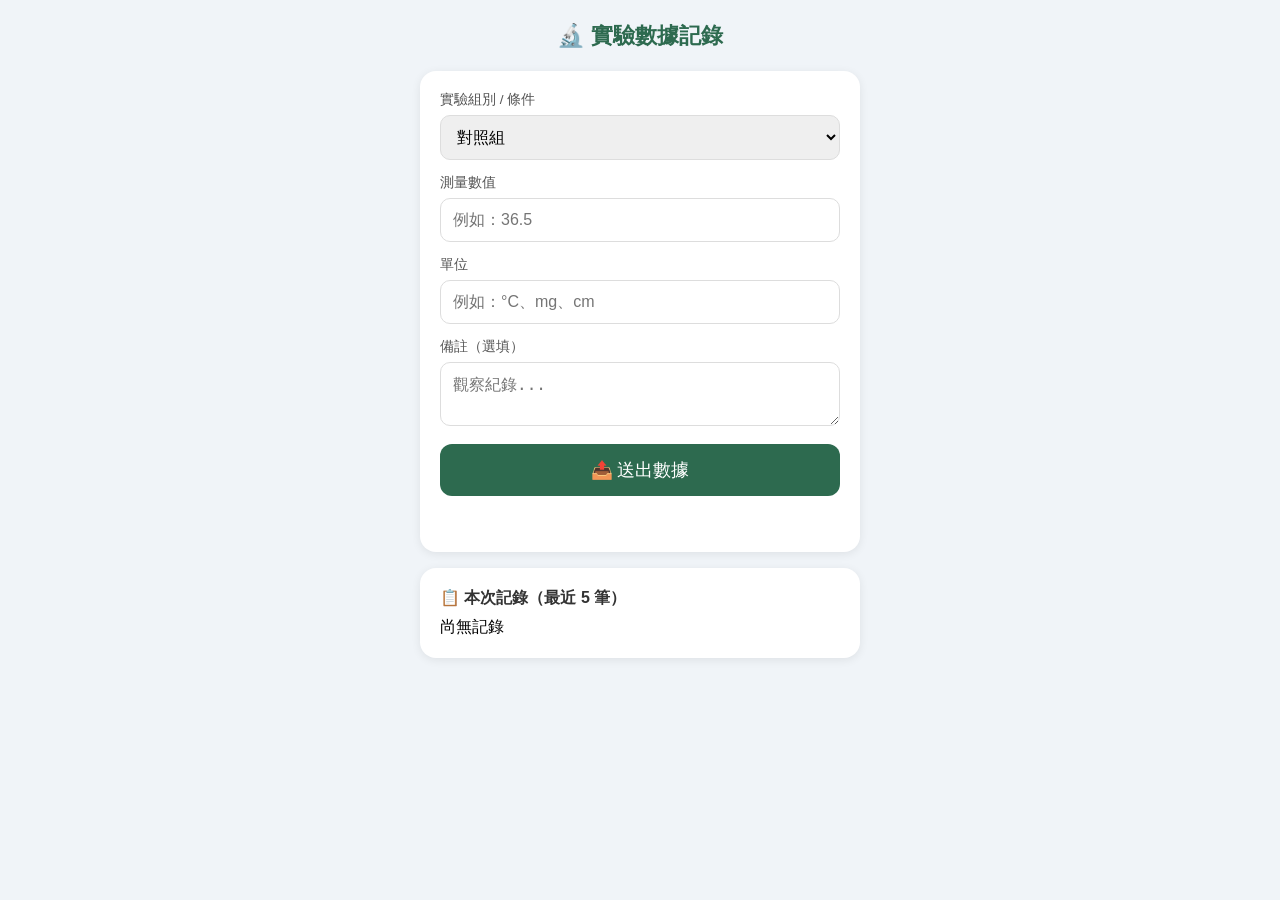
<file: Test/index.html>
<!DOCTYPE html>
<html lang="zh-TW">
<head>
  <meta charset="UTF-8">
  <meta name="viewport" content="width=device-width, initial-scale=1.0">
  <title>實驗數據收集</title>
  <style>
    * { box-sizing: border-box; margin: 0; padding: 0; }
    body {
      font-family: sans-serif;
      background: #f0f4f8;
      padding: 20px;
      max-width: 480px;
      margin: auto;
    }
    h1 { text-align: center; color: #2d6a4f; margin-bottom: 20px; font-size: 1.4rem; }
    .card {
      background: white;
      border-radius: 16px;
      padding: 20px;
      box-shadow: 0 2px 10px rgba(0,0,0,0.08);
      margin-bottom: 16px;
    }
    label { display: block; font-size: 0.85rem; color: #555; margin-bottom: 6px; }
    input, select, textarea {
      width: 100%;
      padding: 12px;
      border: 1px solid #ddd;
      border-radius: 10px;
      font-size: 1rem;
      margin-bottom: 14px;
    }
    button {
      width: 100%;
      padding: 14px;
      background: #2d6a4f;
      color: white;
      border: none;
      border-radius: 12px;
      font-size: 1.1rem;
      cursor: pointer;
    }
    button:active { background: #1b4332; }
    #status {
      text-align: center;
      margin-top: 12px;
      font-size: 0.95rem;
      min-height: 24px;
    }
    .success { color: #2d6a4f; }
    .error { color: #e63946; }
    .log-title { font-weight: bold; margin-bottom: 8px; color: #333; }
    .log-item {
      font-size: 0.82rem;
      color: #555;
      padding: 6px 0;
      border-bottom: 1px solid #eee;
    }
  </style>
</head>
<body>
  <h1>🔬 實驗數據記錄</h1>

  <div class="card">
    <label>實驗組別 / 條件</label>
    <select id="group">
      <option value="對照組">對照組</option>
      <option value="實驗組A">實驗組 A</option>
      <option value="實驗組B">實驗組 B</option>
      <option value="實驗組C">實驗組 C</option>
    </select>

    <label>測量數值</label>
    <input type="number" id="value" placeholder="例如：36.5" step="any">

    <label>單位</label>
    <input type="text" id="unit" placeholder="例如：°C、mg、cm">

    <label>備註（選填）</label>
    <textarea id="note" rows="2" placeholder="觀察紀錄..."></textarea>

    <button onclick="sendData()">📤 送出數據</button>
    <div id="status"></div>
  </div>

  <div class="card">
    <div class="log-title">📋 本次記錄（最近 5 筆）</div>
    <div id="log">尚無記錄</div>
  </div>

  <script>
    // ⚠️ 請換成你的 Apps Script 部署網址
    const SCRIPT_URL = "https://script.google.com/macros/s/AKfycbzgtiNrxxQdBF2A8rbL7FamIB7vClPZUHmQzrP_VgNGW0woE8av7otXvJXoJZHXMPkC2w/exec";

    const localLog = [];

    async function sendData() {
      const group = document.getElementById("group").value;
      const value = document.getElementById("value").value;
      const unit  = document.getElementById("unit").value;
      const note  = document.getElementById("note").value;
      const status = document.getElementById("status");

      if (!value || !unit) {
        status.textContent = "⚠️ 請填寫數值和單位";
        status.className = "error";
        return;
      }

      status.textContent = "傳送中...";
      status.className = "";

      try {
        await fetch(SCRIPT_URL, {
          method: "POST",
          mode: "no-cors",   // Apps Script 需要此設定
          headers: { "Content-Type": "application/json" },
          body: JSON.stringify({ group, value: Number(value), unit, note })
        });

        // 本地記錄
        const time = new Date().toLocaleTimeString("zh-TW");
        localLog.unshift(`${time}｜${group}｜${value} ${unit}`);
        if (localLog.length > 5) localLog.pop();
        document.getElementById("log").innerHTML =
          localLog.map(l => `<div class="log-item">${l}</div>`).join("");

        status.textContent = "✅ 已成功記錄！";
        status.className = "success";
        document.getElementById("value").value = "";
        document.getElementById("note").value = "";

      } catch (err) {
        status.textContent = "❌ 傳送失敗，請確認網路";
        status.className = "error";
      }
    }
  </script>
</body>
</html>
</file>
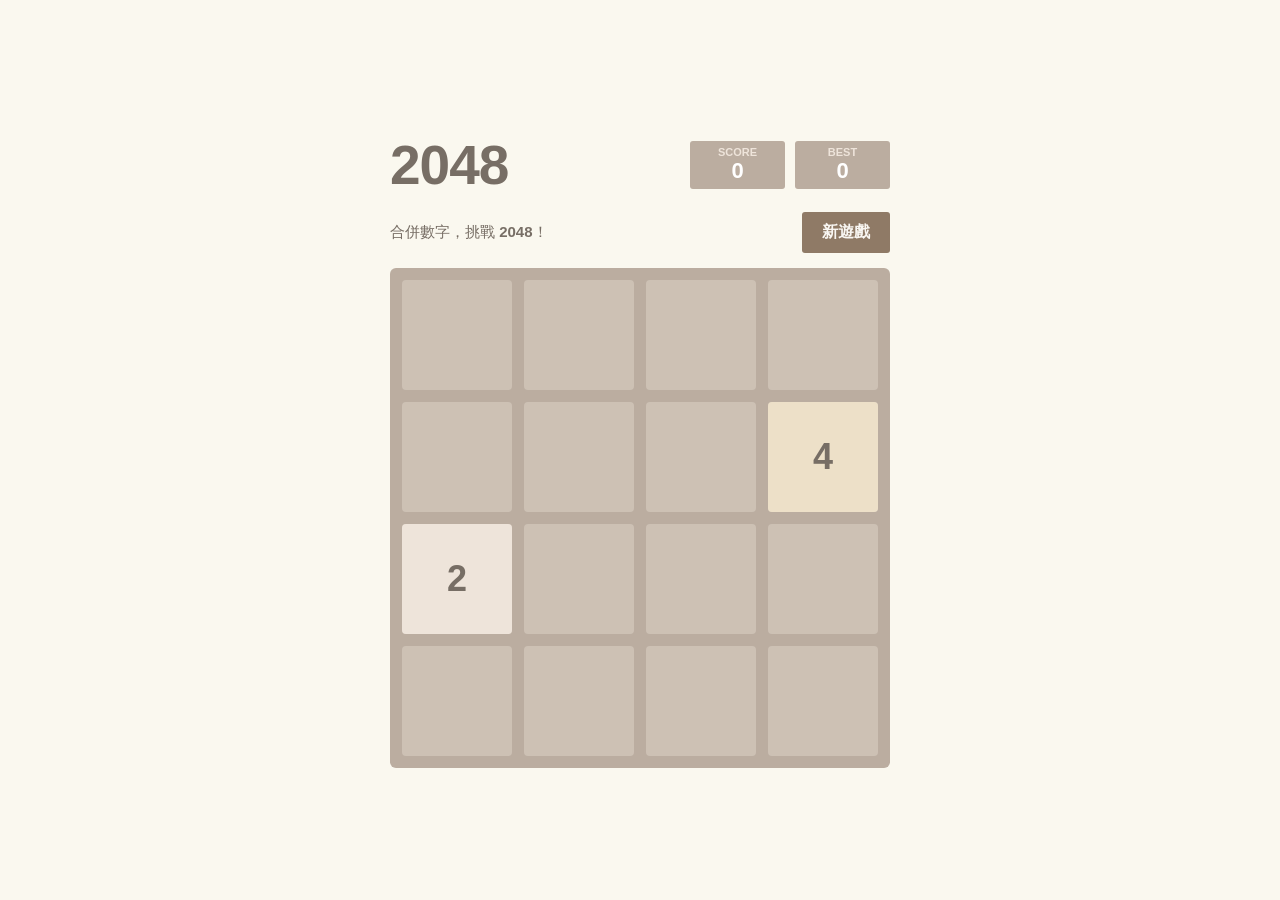
<file: 2048/2048.html>
<!DOCTYPE html>
<html lang="zh-TW">
<head>
    <meta charset="UTF-8">
    <meta name="viewport" content="width=device-width, initial-scale=1.0, maximum-scale=1.0, user-scalable=no">
    <title>終極完美對齊版 2048</title>
    <style>
        :root {
            --bg-color: #faf8ef;
            --grid-bg: #bbada0;
            --cell-bg: rgba(238, 228, 218, 0.35);
            --text-dark: #776e65;
        }

        body {
            margin: 0;
            padding: 20px;
            font-family: "Clear Sans", "Helvetica Neue", Arial, sans-serif;
            background-color: var(--bg-color);
            color: var(--text-dark);
            display: flex;
            flex-direction: column;
            align-items: center;
            justify-content: center;
            min-height: 100vh;
            box-sizing: border-box;
            overflow-x: hidden;
            user-select: none;
            -webkit-user-select: none;
        }

        .container {
            width: 100%;
            max-width: 500px;
        }

        header {
            display: flex;
            justify-content: space-between;
            align-items: center;
            margin-bottom: 15px;
        }

        h1 {
            font-size: 55px;
            font-weight: bold;
            margin: 0;
            letter-spacing: -1px;
        }

        .scores-container {
            display: flex;
            gap: 10px;
        }

        .score-box {
            background: #bbada0;
            padding: 5px 15px;
            border-radius: 3px;
            min-width: 65px;
            text-align: center;
            color: white;
        }

        .score-title {
            font-size: 11px;
            text-transform: uppercase;
            color: #eee4da;
            font-weight: bold;
        }

        .score-value {
            font-size: 22px;
            font-weight: bold;
        }

        .above-game {
            display: flex;
            justify-content: space-between;
            align-items: center;
            margin-bottom: 15px;
        }

        .restart-btn {
            background: #8f7a66;
            border-radius: 3px;
            padding: 10px 20px;
            color: #f9f6f2;
            font-weight: bold;
            border: none;
            cursor: pointer;
            font-size: 16px;
        }

        .restart-btn:hover {
            background-color: #9f8a76;
        }

        /* 棋盤主體：前景與背景完全共用同一個 Grid 設定，確保 100% 咬合 */
        .game-container {
            position: relative;
            width: 100%;
            padding-bottom: 100%; 
            background: var(--grid-bg);
            border-radius: 6px;
            box-sizing: border-box;
            touch-action: none;
        }

        .grid-container, .tile-container {
            position: absolute;
            top: 0; left: 0; right: 0; bottom: 0;
            display: grid;
            grid-template-columns: repeat(4, 1fr);
            grid-template-rows: repeat(4, 1fr);
            gap: 12px;
            padding: 12px;
            box-sizing: border-box;
        }

        .tile-container {
            background: transparent;
            pointer-events: none; /* 讓阻擋層不干擾滑動觸控 */
        }

        .grid-cell {
            background: var(--cell-bg);
            border-radius: 4px;
        }

        /* 方塊本體：完全填滿 Grid 分配給他的格子 */
        .tile {
            width: 100%;
            height: 100%;
            border-radius: 4px;
            font-weight: bold;
            font-size: 36px;
            display: flex;
            align-items: center;
            justify-content: center;
            box-sizing: border-box;
            /* 預設為縮放動畫 */
            animation: appear 0.15s ease-in-out both;
        }

        /* 當方塊移動時，JavaScript 會動態掛上這個動畫 */
        .tile-moving {
            animation: slide 0.1s ease-in-out both;
        }

        .tile-merged {
            animation: pop 0.15s ease-in-out both;
        }

        /* 經典 2048 配色 */
        .tile-2    { background: #eee4da; color: #776e65; }
        .tile-4    { background: #ede0c8; color: #776e65; }
        .tile-8    { background: #f2b179; color: #f9f6f2; }
        .tile-16   { background: #f59563; color: #f9f6f2; }
        .tile-32   { background: #f67c5f; color: #f9f6f2; }
        .tile-64   { background: #f65e3b; color: #f9f6f2; }
        .tile-128  { background: #edcf72; color: #f9f6f2; font-size: 30px; box-shadow: 0 0 30px 10px rgba(243, 215, 116, 0.2); }
        .tile-256  { background: #edcc61; color: #f9f6f2; font-size: 30px; box-shadow: 0 0 30px 10px rgba(243, 215, 116, 0.3); }
        .tile-512  { background: #edc850; color: #f9f6f2; font-size: 30px; box-shadow: 0 0 30px 10px rgba(243, 215, 116, 0.4); }
        .tile-1024 { background: #edc53f; color: #f9f6f2; font-size: 24px; box-shadow: 0 0 30px 10px rgba(243, 215, 116, 0.5); }
        .tile-2048 { background: #edc22e; color: #f9f6f2; font-size: 24px; box-shadow: 0 0 30px 10px rgba(243, 215, 116, 0.6); }
        .tile-super { background: #3c3a32; color: #f9f6f2; font-size: 20px; }

        /* 原生 CSS 動作特效 */
        @keyframes appear {
            0% { opacity: 0; transform: scale(0); }
            100% { opacity: 1; transform: scale(1); }
        }

        @keyframes pop {
            0% { transform: scale(1); }
            50% { transform: scale(1.15); }
            100% { transform: scale(1); }
        }

        /* 根據 JS 動態計算的 X 與 Y 物理位移差距，進行平滑移動 */
        @keyframes slide {
            0% { transform: translate(var(--from-x), var(--from-y)); }
            100% { transform: translate(0, 0); }
        }

        .game-message {
            display: none;
            position: absolute;
            top: 0; left: 0; right: 0; bottom: 0;
            background: rgba(238, 228, 218, 0.8);
            flex-direction: column;
            align-items: center;
            justify-content: center;
            z-index: 10;
            border-radius: 6px;
        }

        .game-message p { font-size: 50px; font-weight: bold; margin: 0 0 20px 0; }

        /* 手機板自動縮放 */
        @media (max-width: 520px) {
            body { padding: 10px; }
            h1 { font-size: 40px; }
            .grid-container, .tile-container { gap: 8px; padding: 8px; }
            .tile { font-size: 28px; }
            .tile-128, .tile-256, .tile-512 { font-size: 24px; }
            .tile-1024, .tile-2048 { font-size: 20px; }
        }
    </style>
</head>
<body>

    <div class="container">
        <header>
            <h1>2048</h1>
            <div class="scores-container">
                <div class="score-box">
                    <div class="score-title">SCORE</div>
                    <div id="score" class="score-value">0</div>
                </div>
                <div class="score-box">
                    <div class="score-title">BEST</div>
                    <div id="best-score" class="score-value">0</div>
                </div>
            </div>
        </header>

        <div class="above-game">
            <p style="margin:0; font-size:15px;">合併數字，挑戰 <strong>2048</strong>！</p>
            <button class="restart-btn" id="restart-btn">新遊戲</button>
        </div>

        <div class="game-container" id="game-container">
            <div class="game-message" id="game-message">
                <p id="game-over-text">遊戲結束</p>
                <button class="restart-btn" id="retry-btn">再試一次</button>
            </div>

            <div class="grid-container">
                <div class="grid-cell"></div><div class="grid-cell"></div><div class="grid-cell"></div><div class="grid-cell"></div>
                <div class="grid-cell"></div><div class="grid-cell"></div><div class="grid-cell"></div><div class="grid-cell"></div>
                <div class="grid-cell"></div><div class="grid-cell"></div><div class="grid-cell"></div><div class="grid-cell"></div>
                <div class="grid-cell"></div><div class="grid-cell"></div><div class="grid-cell"></div><div class="grid-cell"></div>
            </div>

            <div class="tile-container" id="tile-container"></div>
        </div>
    </div>

    <script>
        class Tile {
            constructor(row, col, value) {
                this.row = row;
                this.col = col;
                this.value = value;
                this.element = document.createElement('div');
                this.mergedInto = null;
                this.createElement();
            }

            createElement() {
                this.element.className = `tile tile-${this.value <= 2048 ? this.value : 'super'}`;
                this.element.textContent = this.value;
                this.applyGridPosition();
            }

            // 直接交給瀏覽器原生 CSS Grid 定位，徹底根除「對不准」的問題！
            applyGridPosition() {
                this.element.style.gridRowStart = this.row + 1;
                this.element.style.gridColumnStart = this.col + 1;
            }

            // 移動時，計算與目標格子的物理距離差，並掛上過渡動畫
            moveTo(newRow, newCol) {
                if (this.row === newRow && this.col === newCol) return;

                const container = document.getElementById('tile-container');
                const cells = container.children;
                
                // 動態取得格子當前大小與間距，用以計算精確的位移補償
                let cellSize = this.element.offsetWidth;
                let gap = window.innerWidth <= 520 ? 8 : 12;

                let diffX = (this.col - newCol) * (cellSize + gap);
                let diffY = (this.row - newRow) * (cellSize + gap);

                this.row = newRow;
                this.col = newCol;
                this.applyGridPosition();

                // 套用反向位移，讓方塊從「原本的位置」絲滑滑向「新 Grid 位置」
                this.element.style.setProperty('--from-x', `${diffX}px`);
                this.element.style.setProperty('--from-y', `${diffY}px`);
                
                this.element.classList.remove('tile-moving', 'tile-merged');
                void this.element.offsetWidth; // 強制重繪觸發動畫
                this.element.classList.add('tile-moving');
            }

            updateValue(newValue) {
                this.value = newValue;
                setTimeout(() => {
                    this.element.textContent = newValue;
                    this.element.className = `tile tile-${newValue <= 2048 ? newValue : 'super'} tile-merged`;
                }, 100);
            }

            destroy() {
                setTimeout(() => {
                    if (this.element.parentNode) {
                        this.element.parentNode.removeChild(this.element);
                    }
                }, 100);
            }
        }

        class Game2048 {
            constructor() {
                this.size = 4;
                this.board = Array(this.size).fill().map(() => Array(this.size).fill(null));
                this.score = 0;
                this.bestScore = localStorage.getItem('bestScore_v4') || 0;
                
                this.tileContainer = document.getElementById('tile-container');
                this.scoreDisplay = document.getElementById('score');
                this.bestDisplay = document.getElementById('best-score');
                this.gameMessage = document.getElementById('game-message');
                
                this.bestDisplay.textContent = this.bestScore;

                this.initInputListeners();
                this.setupGame();
            }

            setupGame() {
                this.tileContainer.innerHTML = '';
                this.board = Array(this.size).fill().map(() => Array(this.size).fill(null));
                this.score = 0;
                this.updateScore(0);
                this.gameMessage.style.display = 'none';
                
                this.addRandomTile();
                this.addRandomTile();
            }

            addRandomTile() {
                let emptyCells = [];
                for (let r = 0; r < this.size; r++) {
                    for (let c = 0; c < this.size; c++) {
                        if (!this.board[r][c]) emptyCells.push({r, c});
                    }
                }
                if (emptyCells.length > 0) {
                    let {r, c} = emptyCells[Math.floor(Math.random() * emptyCells.length)];
                    let value = Math.random() < 0.9 ? 2 : 4;
                    let tile = new Tile(r, c, value);
                    this.board[r][c] = tile;
                    this.tileContainer.appendChild(tile.element);
                }
            }

            getVector(direction) {
                const vectors = {
                    0: { x: -1, y: 0 }, // 上
                    1: { x: 0,  y: 1 }, // 右
                    2: { x: 1,  y: 0 }, // 下
                    3: { x: 0,  y: -1 } // 左
                };
                return vectors[direction];
            }

            buildTraversals(vector) {
                let x = [0, 1, 2, 3], y = [0, 1, 2, 3];
                if (vector.x === 1) x.reverse();
                if (vector.y === 1) y.reverse();
                return { x, y };
            }

            move(direction) {
                if (this.gameMessage.style.display === 'flex') return;

                const vector = this.getVector(direction);
                const traversals = this.buildTraversals(vector);
                let moved = false;

                this.board.flat().forEach(tile => { if (tile) tile.mergedInto = null; });

                traversals.x.forEach(r => {
                    traversals.y.forEach(c => {
                        let tile = this.board[r][c];
                        if (tile) {
                            let positions = this.findFarthestPosition(r, c, vector);
                            let next = positions.next;

                            if (next && this.withinBounds(next.r, next.c)) {
                                let targetTile = this.board[next.r][next.c];
                                if (targetTile && targetTile.value === tile.value && !targetTile.mergedInto) {
                                    moved = true;
                                    let newValue = tile.value * 2;
                                    
                                    tile.moveTo(next.r, next.c);
                                    tile.destroy();

                                    targetTile.updateValue(newValue);
                                    targetTile.mergedInto = true;
                                    this.updateScore(newValue);

                                    this.board[r][c] = null;
                                    this.board[next.r][next.c] = targetTile;
                                    return;
                                }
                            }

                            if (positions.farthest.r !== r || positions.farthest.c !== c) {
                                moved = true;
                                this.board[r][c] = null;
                                this.board[positions.farthest.r][positions.farthest.c] = tile;
                                tile.moveTo(positions.farthest.r, positions.farthest.c);
                            }
                        }
                    });
                });

                if (moved) {
                    setTimeout(() => {
                        this.addRandomTile();
                        if (this.checkGameOver()) this.endGame();
                    }, 110);
                }
            }

            findFarthestPosition(r, c, vector) {
                let previous;
                do {
                    previous = { r, c };
                    r += vector.x;
                    c += vector.y;
                } while (this.withinBounds(r, c) && !this.board[r][c]);

                return { farthest: previous, next: { r, c } };
            }

            withinBounds(r, c) { return r >= 0 && r < this.size && c >= 0 && c < this.size; }

            updateScore(points) {
                this.score += points;
                this.scoreDisplay.textContent = this.score;
                if (this.score > this.bestScore) {
                    this.bestScore = this.score;
                    this.bestDisplay.textContent = this.bestScore;
                    localStorage.setItem('bestScore_v4', this.bestScore);
                }
            }

            checkGameOver() {
                if (this.board.flat().includes(null)) return false;
                for (let r = 0; r < this.size; r++) {
                    for (let c = 0; c < this.size; c++) {
                        let tile = this.board[r][c];
                        if (tile) {
                            if (r < this.size - 1 && this.board[r+1][c] && this.board[r+1][c].value === tile.value) return false;
                            if (c < this.size - 1 && this.board[r][c+1] && this.board[r][c+1].value === tile.value) return false;
                        }
                    }
                }
                return true;
            }

            endGame() { this.gameMessage.style.display = 'flex'; }

            initInputListeners() {
                window.addEventListener('keydown', (e) => {
                    switch (e.key) {
                        case 'ArrowUp':    this.move(0); e.preventDefault(); break;
                        case 'ArrowRight': this.move(1); e.preventDefault(); break;
                        case 'ArrowDown':  this.move(2); e.preventDefault(); break;
                        case 'ArrowLeft':  this.move(3); e.preventDefault(); break;
                    }
                });

                let touchStartX = 0, touchStartY = 0;
                const container = document.getElementById('game-container');

                container.addEventListener('touchstart', (e) => {
                    touchStartX = e.touches[0].clientX;
                    touchStartY = e.touches[0].clientY;
                }, { passive: true });

                container.addEventListener('touchend', (e) => {
                    let diffX = e.changedTouches[0].clientX - touchStartX;
                    let diffY = e.changedTouches[0].clientY - touchStartY;
                    if (Math.max(Math.abs(diffX), Math.abs(diffY)) > 40) {
                        if (Math.abs(diffX) > Math.abs(diffY)) {
                            this.move(diffX > 0 ? 1 : 3);
                        } else {
                            this.move(diffY > 0 ? 2 : 0);
                        }
                    }
                }, { passive: true });

                document.getElementById('restart-btn').addEventListener('click', () => this.setupGame());
                document.getElementById('retry-btn').addEventListener('click', () => this.setupGame());
            }
        }

        window.addEventListener('DOMContentLoaded', () => new Game2048());
    </script>
</body>
</html>
</file>
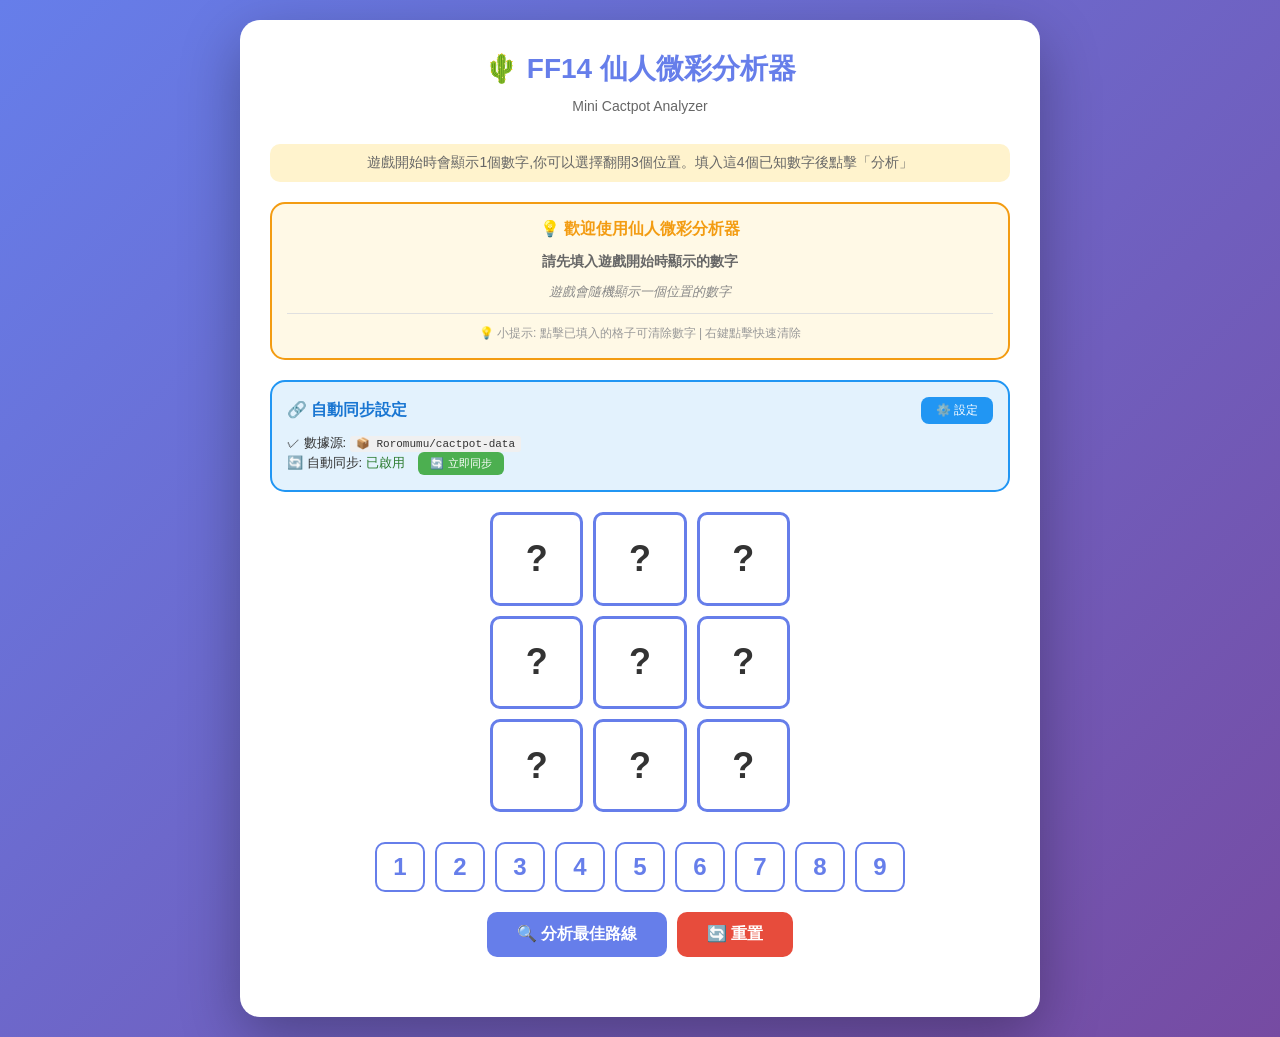
<file: FF14/cactpot-analyzer.html>
<!DOCTYPE html>
<html lang="zh-TW">
<head>
    <meta charset="UTF-8">
    <meta name="viewport" content="width=device-width, initial-scale=1.0">
    <title>FF14 仙人微彩分析器</title>
    <style>
        * {
            margin: 0;
            padding: 0;
            box-sizing: border-box;
        }

        body {
            font-family: 'Segoe UI', Tahoma, Geneva, Verdana, sans-serif;
            background: linear-gradient(135deg, #667eea 0%, #764ba2 100%);
            min-height: 100vh;
            padding: 20px;
            display: flex;
            justify-content: center;
            align-items: center;
        }

        .container {
            background: white;
            border-radius: 20px;
            padding: 30px;
            box-shadow: 0 20px 60px rgba(0,0,0,0.3);
            max-width: 800px;
            width: 100%;
        }

        h1 {
            text-align: center;
            color: #667eea;
            margin-bottom: 10px;
            font-size: 28px;
        }

        .subtitle {
            text-align: center;
            color: #666;
            margin-bottom: 30px;
            font-size: 14px;
        }

        .grid-container {
            display: grid;
            grid-template-columns: repeat(3, 1fr);
            gap: 10px;
            margin-bottom: 30px;
            max-width: 300px;
            margin-left: auto;
            margin-right: auto;
        }

        .cell {
            aspect-ratio: 1;
            border: 3px solid #667eea;
            border-radius: 10px;
            font-size: 36px;
            font-weight: bold;
            display: flex;
            align-items: center;
            justify-content: center;
            cursor: pointer;
            background: white;
            transition: all 0.3s;
            color: #333;
        }

        .cell:hover {
            background: #f0f0f0;
            transform: scale(1.05);
        }

        .cell.filled {
            background: #667eea;
            color: white;
            cursor: default;
        }

        .cell.filled:hover {
            transform: none;
        }

        .cell.recommended {
            border-color: #f39c12;
            background: #fff9e6;
            box-shadow: 0 0 20px rgba(243, 156, 18, 0.5);
            animation: pulse 1.5s infinite;
        }

        .cell.strategy-balanced {
            background: linear-gradient(135deg, #e3f2fd 0%, #bbdefb 100%);
            border-color: #3498db;
            box-shadow: 0 0 15px rgba(52, 152, 219, 0.3);
        }

        .cell.strategy-conservative {
            background: linear-gradient(135deg, #e8f5e9 0%, #c8e6c9 100%);
            border-color: #27ae60;
            box-shadow: 0 0 15px rgba(39, 174, 96, 0.3);
        }

        .cell.strategy-aggressive {
            background: linear-gradient(135deg, #ffebee 0%, #ffcdd2 100%);
            border-color: #e74c3c;
            box-shadow: 0 0 15px rgba(231, 76, 60, 0.3);
        }

        .cell.strategy-learned {
            background: linear-gradient(135deg, #f3e5f5 0%, #e1bee7 100%);
            border-color: #9b59b6;
            box-shadow: 0 0 15px rgba(155, 89, 182, 0.3);
        }

        .cell.strategy-multiple {
            background: linear-gradient(135deg, #fff9c4 0%, #fff59d 100%);
            border-color: #f39c12;
            box-shadow: 0 0 15px rgba(243, 156, 18, 0.5);
            position: relative;
        }

        .cell.strategy-multiple::after {
            content: '★';
            position: absolute;
            top: 2px;
            right: 2px;
            font-size: 12px;
            color: #f39c12;
        }

        .strategy-legend {
            display: flex;
            gap: 10px;
            justify-content: center;
            flex-wrap: wrap;
            margin-bottom: 15px;
            padding: 10px;
            background: #f8f9fa;
            border-radius: 10px;
        }

        .legend-item {
            display: flex;
            align-items: center;
            gap: 5px;
            font-size: 12px;
            padding: 5px 10px;
            border-radius: 5px;
            background: white;
        }

        .legend-color {
            width: 20px;
            height: 20px;
            border-radius: 5px;
            border: 2px solid;
        }

        .legend-color.balanced {
            background: linear-gradient(135deg, #e3f2fd 0%, #bbdefb 100%);
            border-color: #3498db;
        }

        .legend-color.conservative {
            background: linear-gradient(135deg, #e8f5e9 0%, #c8e6c9 100%);
            border-color: #27ae60;
        }

        .legend-color.aggressive {
            background: linear-gradient(135deg, #ffebee 0%, #ffcdd2 100%);
            border-color: #e74c3c;
        }

        .legend-color.learned {
            background: linear-gradient(135deg, #f3e5f5 0%, #e1bee7 100%);
            border-color: #9b59b6;
        }

        .legend-color.multiple {
            background: linear-gradient(135deg, #fff9c4 0%, #fff59d 100%);
            border-color: #f39c12;
        }

        @keyframes pulse {
            0%, 100% {
                box-shadow: 0 0 20px rgba(243, 156, 18, 0.5);
            }
            50% {
                box-shadow: 0 0 30px rgba(243, 156, 18, 0.8);
            }
        }

        .recommendation-box {
            background: #fff9e6;
            border: 2px solid #f39c12;
            border-radius: 15px;
            padding: 15px;
            margin-bottom: 20px;
            display: none;
        }

        .recommendation-box.show {
            display: block;
        }

        .recommendation-title {
            font-size: 16px;
            font-weight: bold;
            color: #f39c12;
            margin-bottom: 10px;
            text-align: center;
        }

        .recommendation-content {
            color: #666;
            font-size: 14px;
            text-align: center;
            line-height: 1.6;
        }

        .recommendation-reason {
            margin-top: 10px;
            font-size: 13px;
            color: #888;
            font-style: italic;
        }

        .controls {
            display: flex;
            gap: 10px;
            justify-content: center;
            margin-bottom: 20px;
            flex-wrap: wrap;
        }

        .number-btn {
            width: 50px;
            height: 50px;
            border: 2px solid #667eea;
            border-radius: 10px;
            background: white;
            color: #667eea;
            font-size: 24px;
            font-weight: bold;
            cursor: pointer;
            transition: all 0.3s;
        }

        .number-btn:hover:not(:disabled) {
            background: #667eea;
            color: white;
            transform: scale(1.1);
        }

        .number-btn:disabled {
            opacity: 0.3;
            cursor: not-allowed;
        }

        .action-btns {
            display: flex;
            gap: 10px;
            justify-content: center;
            margin-bottom: 30px;
        }

        .btn {
            padding: 12px 30px;
            border: none;
            border-radius: 10px;
            font-size: 16px;
            font-weight: bold;
            cursor: pointer;
            transition: all 0.3s;
        }

        .btn-analyze {
            background: #667eea;
            color: white;
        }

        .btn-analyze:hover {
            background: #5568d3;
            transform: translateY(-2px);
            box-shadow: 0 5px 15px rgba(102, 126, 234, 0.4);
        }

        .btn-reset {
            background: #e74c3c;
            color: white;
        }

        .btn-reset:hover {
            background: #c0392b;
            transform: translateY(-2px);
            box-shadow: 0 5px 15px rgba(231, 76, 60, 0.4);
        }

        .results {
            background: #f8f9fa;
            border-radius: 15px;
            padding: 20px;
            display: none;
        }

        .results.show {
            display: block;
        }

        .result-title {
            font-size: 20px;
            font-weight: bold;
            color: #667eea;
            margin-bottom: 15px;
            text-align: center;
        }

        .line-result {
            background: white;
            border-radius: 10px;
            padding: 15px;
            margin-bottom: 10px;
            border-left: 4px solid #ddd;
            transition: all 0.3s;
        }

        .line-result:hover {
            transform: translateX(5px);
            box-shadow: 0 3px 10px rgba(0,0,0,0.1);
        }

        .line-result.best {
            border-left-color: #2ecc71;
            background: #e8f8f0;
        }

        .line-result.confirmed {
            border-left-color: #3498db;
            background: #e3f2fd;
        }

        .line-name {
            font-weight: bold;
            color: #333;
            margin-bottom: 5px;
        }

        .line-details {
            color: #666;
            font-size: 14px;
            margin-bottom: 5px;
        }

        .line-reward {
            color: #e74c3c;
            font-weight: bold;
            font-size: 18px;
        }

        .badge {
            display: inline-block;
            padding: 3px 8px;
            border-radius: 5px;
            font-size: 12px;
            font-weight: bold;
            margin-left: 10px;
        }

        .badge-best {
            background: #2ecc71;
            color: white;
        }

        .badge-confirmed {
            background: #3498db;
            color: white;
        }

        .instruction {
            text-align: center;
            color: #666;
            font-size: 14px;
            margin-bottom: 20px;
            padding: 10px;
            background: #fff3cd;
            border-radius: 10px;
        }

        .detailed-stats {
            margin-top: 10px;
            padding: 10px;
            background: #f8f9fa;
            border-radius: 8px;
            font-size: 13px;
        }

        .stat-row {
            display: flex;
            justify-content: space-between;
            margin: 5px 0;
            padding: 5px 0;
            border-bottom: 1px solid #e0e0e0;
        }

        .stat-row:last-child {
            border-bottom: none;
        }

        .stat-label {
            color: #666;
            font-weight: 500;
        }

        .stat-value {
            color: #333;
            font-weight: bold;
        }

        .probability-bar {
            margin-top: 8px;
            height: 20px;
            background: #e0e0e0;
            border-radius: 10px;
            overflow: hidden;
            position: relative;
        }

        .probability-fill {
            height: 100%;
            background: linear-gradient(90deg, #2ecc71, #27ae60);
            transition: width 0.5s ease;
            display: flex;
            align-items: center;
            justify-content: center;
            color: white;
            font-size: 11px;
            font-weight: bold;
        }

        .possible-outcomes {
            margin-top: 10px;
            max-height: 150px;
            overflow-y: auto;
            background: white;
            padding: 10px;
            border-radius: 8px;
            border: 1px solid #e0e0e0;
        }

        .outcome-item {
            display: flex;
            justify-content: space-between;
            padding: 5px 0;
            font-size: 12px;
            border-bottom: 1px solid #f0f0f0;
        }

        .outcome-item:last-child {
            border-bottom: none;
        }

        .outcome-combination {
            color: #666;
        }

        .outcome-reward {
            color: #e74c3c;
            font-weight: bold;
        }

        .summary-section {
            background: #e8f4f8;
            border-radius: 15px;
            padding: 20px;
            margin-bottom: 20px;
            border: 2px solid #3498db;
        }

        .summary-title {
            font-size: 18px;
            font-weight: bold;
            color: #3498db;
            margin-bottom: 15px;
            text-align: center;
        }

        .summary-grid {
            display: grid;
            grid-template-columns: repeat(2, 1fr);
            gap: 15px;
        }

        .summary-card {
            background: white;
            padding: 15px;
            border-radius: 10px;
            text-align: center;
        }

        .summary-label {
            font-size: 12px;
            color: #666;
            margin-bottom: 5px;
        }

        .summary-value {
            font-size: 24px;
            font-weight: bold;
            color: #3498db;
        }

        .toggle-details {
            cursor: pointer;
            color: #667eea;
            font-size: 12px;
            text-align: center;
            margin-top: 10px;
            user-select: none;
        }

        .toggle-details:hover {
            text-decoration: underline;
        }

        .details-content {
            display: none;
        }

        .details-content.show {
            display: block;
        }

        .history-section {
            background: #f0f4ff;
            border-radius: 15px;
            padding: 20px;
            margin-top: 20px;
            display: none;
        }

        .history-section.show {
            display: block;
        }

        .history-title {
            font-size: 18px;
            font-weight: bold;
            color: #667eea;
            margin-bottom: 15px;
            text-align: center;
            display: flex;
            justify-content: space-between;
            align-items: center;
        }

        .history-controls {
            display: flex;
            gap: 10px;
            margin-bottom: 15px;
            justify-content: center;
        }

        .btn-small {
            padding: 6px 15px;
            font-size: 13px;
            border: none;
            border-radius: 8px;
            cursor: pointer;
            transition: all 0.3s;
        }

        .btn-history {
            background: #667eea;
            color: white;
        }

        .btn-history:hover {
            background: #5568d3;
        }

        .btn-clear {
            background: #95a5a6;
            color: white;
        }

        .btn-clear:hover {
            background: #7f8c8d;
        }

        .history-stats {
            display: grid;
            grid-template-columns: repeat(3, 1fr);
            gap: 10px;
            margin-bottom: 15px;
        }

        .stat-card {
            background: white;
            padding: 12px;
            border-radius: 10px;
            text-align: center;
            border: 2px solid #e0e0e0;
        }

        .stat-card-label {
            font-size: 11px;
            color: #666;
            margin-bottom: 5px;
        }

        .stat-card-value {
            font-size: 20px;
            font-weight: bold;
            color: #667eea;
        }

        .history-list {
            max-height: 300px;
            overflow-y: auto;
            background: white;
            border-radius: 10px;
            padding: 10px;
        }

        .history-item {
            padding: 12px;
            margin-bottom: 8px;
            background: #f8f9fa;
            border-radius: 8px;
            border-left: 4px solid #667eea;
            font-size: 13px;
        }

        .history-item.success {
            border-left-color: #2ecc71;
            background: #e8f8f0;
        }

        .history-item.good {
            border-left-color: #3498db;
            background: #e3f2fd;
        }

        .history-item-header {
            display: flex;
            justify-content: space-between;
            margin-bottom: 5px;
            font-weight: bold;
        }

        .history-item-detail {
            color: #666;
            font-size: 12px;
            margin-top: 5px;
        }

        .insights-box {
            background: #fff3cd;
            border: 2px solid #ffc107;
            border-radius: 10px;
            padding: 15px;
            margin-top: 15px;
        }

        .insights-title {
            font-size: 14px;
            font-weight: bold;
            color: #856404;
            margin-bottom: 10px;
        }

        .insight-item {
            font-size: 13px;
            color: #856404;
            margin: 5px 0;
            padding-left: 15px;
            position: relative;
        }

        .insight-item:before {
            content: "💡";
            position: absolute;
            left: 0;
        }

        .stats-analysis-section {
            background: #f0f4ff;
            border-radius: 15px;
            padding: 20px;
            margin-top: 20px;
            display: none;
        }

        .stats-analysis-section.show {
            display: block;
        }

        .stats-tab-buttons {
            display: flex;
            gap: 10px;
            margin-bottom: 20px;
            justify-content: center;
            flex-wrap: wrap;
        }

        .stats-tab-btn {
            padding: 10px 20px;
            border: 2px solid #667eea;
            background: white;
            color: #667eea;
            border-radius: 10px;
            font-weight: bold;
            cursor: pointer;
            transition: all 0.3s;
        }

        .stats-tab-btn:hover {
            background: #667eea;
            color: white;
        }

        .stats-tab-btn.active {
            background: #667eea;
            color: white;
        }

        .stats-content {
            display: none;
        }

        .stats-content.active {
            display: block;
        }

        .heatmap-container {
            display: grid;
            grid-template-columns: repeat(3, 1fr);
            gap: 10px;
            max-width: 400px;
            margin: 20px auto;
        }

        .heatmap-cell {
            aspect-ratio: 1;
            border: 2px solid #ddd;
            border-radius: 10px;
            display: flex;
            flex-direction: column;
            align-items: center;
            justify-content: center;
            font-size: 12px;
            padding: 5px;
        }

        .heatmap-cell-number {
            font-size: 20px;
            font-weight: bold;
            margin-bottom: 5px;
        }

        .heatmap-cell-freq {
            font-size: 11px;
            color: #666;
        }

        .frequency-table {
            width: 100%;
            border-collapse: collapse;
            margin-top: 15px;
            font-size: 13px;
        }

        .frequency-table th,
        .frequency-table td {
            padding: 8px;
            border: 1px solid #ddd;
            text-align: center;
        }

        .frequency-table th {
            background: #667eea;
            color: white;
            font-weight: bold;
        }

        .frequency-table tr:nth-child(even) {
            background: #f8f9fa;
        }

        .deviation-indicator {
            display: inline-block;
            padding: 2px 6px;
            border-radius: 4px;
            font-size: 11px;
            font-weight: bold;
        }

        .deviation-high {
            background: #ffebee;
            color: #c62828;
        }

        .deviation-low {
            background: #e3f2fd;
            color: #1565c0;
        }

        .deviation-normal {
            background: #e8f5e9;
            color: #2e7d32;
        }

        .pattern-card {
            background: white;
            border-radius: 10px;
            padding: 15px;
            margin-bottom: 15px;
            border-left: 4px solid #667eea;
        }

        .pattern-title {
            font-weight: bold;
            color: #667eea;
            margin-bottom: 8px;
        }

        .pattern-detail {
            color: #666;
            font-size: 13px;
            line-height: 1.6;
        }

        .confidence-meter {
            margin-top: 10px;
            height: 25px;
            background: #e0e0e0;
            border-radius: 12px;
            overflow: hidden;
            position: relative;
        }

        .confidence-fill {
            height: 100%;
            background: linear-gradient(90deg, #f44336, #ff9800, #4caf50);
            transition: width 0.5s ease;
            display: flex;
            align-items: center;
            justify-content: center;
            color: white;
            font-size: 12px;
            font-weight: bold;
        }

        .ml-model-card {
            background: white;
            border-radius: 10px;
            padding: 20px;
            margin-bottom: 20px;
            border: 2px solid #667eea;
            box-shadow: 0 4px 6px rgba(0,0,0,0.1);
        }

        .ml-model-header {
            display: flex;
            justify-content: space-between;
            align-items: center;
            margin-bottom: 15px;
        }

        .ml-model-title {
            font-size: 18px;
            font-weight: bold;
            color: #667eea;
        }

        .ml-model-status {
            padding: 5px 12px;
            border-radius: 20px;
            font-size: 12px;
            font-weight: bold;
        }

        .ml-status-ready {
            background: #e8f5e9;
            color: #2e7d32;
        }

        .ml-status-training {
            background: #fff3e0;
            color: #e65100;
        }

        .ml-status-insufficient {
            background: #ffebee;
            color: #c62828;
        }

        .ml-metric {
            display: flex;
            justify-content: space-between;
            padding: 10px;
            margin: 5px 0;
            background: #f8f9fa;
            border-radius: 8px;
            border-left: 4px solid #667eea;
        }

        .ml-metric-label {
            color: #666;
            font-size: 14px;
        }

        .ml-metric-value {
            font-weight: bold;
            color: #333;
            font-size: 14px;
        }

        .ml-prediction-box {
            background: linear-gradient(135deg, #667eea 0%, #764ba2 100%);
            color: white;
            padding: 20px;
            border-radius: 15px;
            margin: 15px 0;
        }

        .ml-prediction-title {
            font-size: 16px;
            font-weight: bold;
            margin-bottom: 10px;
            text-align: center;
        }

        .ml-prediction-line {
            font-size: 24px;
            font-weight: bold;
            text-align: center;
            margin: 10px 0;
        }

        .ml-prediction-confidence {
            text-align: center;
            font-size: 14px;
            opacity: 0.9;
        }

        .decision-tree {
            background: #f8f9fa;
            padding: 15px;
            border-radius: 10px;
            margin: 15px 0;
            font-family: monospace;
            font-size: 12px;
            overflow-x: auto;
        }

        .tree-node {
            margin: 5px 0;
            padding-left: 20px;
            border-left: 2px solid #667eea;
        }

        .tree-leaf {
            color: #2e7d32;
            font-weight: bold;
        }

        @keyframes slideIn {
            from {
                transform: translateX(400px);
                opacity: 0;
            }
            to {
                transform: translateX(0);
                opacity: 1;
            }
        }

        @keyframes slideOut {
            from {
                transform: translateX(0);
                opacity: 1;
            }
            to {
                transform: translateX(400px);
                opacity: 0;
            }
        }

        .gist-dialog {
            position: fixed;
            top: 0;
            left: 0;
            right: 0;
            bottom: 0;
            background: rgba(0,0,0,0.7);
            display: none;
            align-items: center;
            justify-content: center;
            z-index: 10000;
        }

        .gist-dialog.show {
            display: flex;
        }

        .gist-dialog-content {
            background: white;
            border-radius: 20px;
            padding: 30px;
            max-width: 500px;
            width: 90%;
            box-shadow: 0 20px 60px rgba(0,0,0,0.3);
        }

        .gist-dialog-title {
            font-size: 20px;
            font-weight: bold;
            color: #667eea;
            margin-bottom: 20px;
            text-align: center;
        }

        .gist-input {
            width: 100%;
            padding: 12px;
            border: 2px solid #667eea;
            border-radius: 10px;
            font-size: 14px;
            margin-bottom: 15px;
            box-sizing: border-box;
        }

        .gist-input:focus {
            outline: none;
            border-color: #5568d3;
            box-shadow: 0 0 10px rgba(102, 126, 234, 0.3);
        }

        .gist-buttons {
            display: flex;
            gap: 10px;
            justify-content: center;
        }

        .gist-btn {
            padding: 12px 25px;
            border: none;
            border-radius: 10px;
            font-size: 15px;
            font-weight: bold;
            cursor: pointer;
            transition: all 0.3s;
        }

        .gist-btn-primary {
            background: #667eea;
            color: white;
        }

        .gist-btn-primary:hover {
            background: #5568d3;
            transform: translateY(-2px);
        }

        .gist-btn-secondary {
            background: #95a5a6;
            color: white;
        }

        .gist-btn-secondary:hover {
            background: #7f8c8d;
        }

        .gist-help {
            font-size: 12px;
            color: #666;
            margin-top: 10px;
            padding: 10px;
            background: #f8f9fa;
            border-radius: 8px;
            line-height: 1.6;
        }

        .gist-loading {
            text-align: center;
            padding: 20px;
            color: #667eea;
            font-weight: bold;
        }

        .gist-error {
            padding: 15px;
            background: #ffebee;
            border: 2px solid #ef5350;
            border-radius: 10px;
            color: #c62828;
            margin-top: 15px;
        }
    </style>
</head>
<body>
    <div class="container">
        <h1>🌵 FF14 仙人微彩分析器</h1>
        <p class="subtitle">Mini Cactpot Analyzer</p>
        
        <div class="instruction">
            遊戲開始時會顯示1個數字,你可以選擇翻開3個位置。填入這4個已知數字後點擊「分析」
        </div>

        <div class="recommendation-box" id="recommendationBox">
            <div class="recommendation-title">💡 歡迎使用仙人微彩分析器</div>
            <div class="recommendation-content" id="recommendationContent">
                <div style="padding: 15px;">
                    <div style="margin-bottom: 15px; color: #667eea; font-weight: bold; font-size: 16px;">
                        🎯 使用流程:
                    </div>
                    <div style="display: grid; gap: 10px; margin-bottom: 20px;">
                        <div style="display: flex; align-items: start; gap: 10px;">
                            <div style="background: #667eea; color: white; border-radius: 50%; width: 24px; height: 24px; display: flex; align-items: center; justify-content: center; flex-shrink: 0; font-weight: bold;">1</div>
                            <div style="flex: 1;">
                                <strong>填入初始數字</strong><br>
                                <span style="font-size: 13px; color: #666;">在格子中點擊並選擇遊戲開始時顯示的數字</span>
                            </div>
                        </div>
                        <div style="display: flex; align-items: start; gap: 10px;">
                            <div style="background: #667eea; color: white; border-radius: 50%; width: 24px; height: 24px; display: flex; align-items: center; justify-content: center; flex-shrink: 0; font-weight: bold;">2</div>
                            <div style="flex: 1;">
                                <strong>點擊「分析」按鈕</strong><br>
                                <span style="font-size: 13px; color: #666;">獲得智能推薦的翻開位置</span>
                            </div>
                        </div>
                        <div style="display: flex; align-items: start; gap: 10px;">
                            <div style="background: #667eea; color: white; border-radius: 50%; width: 24px; height: 24px; display: flex; align-items: center; justify-content: center; flex-shrink: 0; font-weight: bold;">3</div>
                            <div style="flex: 1;">
                                <strong>繼續翻開並填入數字</strong><br>
                                <span style="font-size: 13px; color: #666;">填到4個數字時,再次分析獲得選線建議</span>
                            </div>
                        </div>
                        <div style="display: flex; align-items: start; gap: 10px;">
                            <div style="background: #667eea; color: white; border-radius: 50%; width: 24px; height: 24px; display: flex; align-items: center; justify-content: center; flex-shrink: 0; font-weight: bold;">4</div>
                            <div style="flex: 1;">
                                <strong>遊戲結束後記錄結果</strong><br>
                                <span style="font-size: 13px; color: #666;">填完9格後選擇你的線路並記錄,AI會持續學習優化</span>
                            </div>
                        </div>
                    </div>
                    
                    <div style="background: #f8f9fa; border-left: 4px solid #667eea; padding: 12px; border-radius: 5px; margin-bottom: 15px;">
                        <div style="font-weight: bold; color: #667eea; margin-bottom: 5px;">🎯 4種智能策略</div>
                        <div style="font-size: 13px; color: #666; line-height: 1.6;">
                            • <strong>⚖️ 平衡策略</strong> - 中位數獎勵最穩定<br>
                            • <strong>🛡️ 保守策略</strong> - 保證最低獎勵最高<br>
                            • <strong>🚀 激進策略</strong> - 追求高獎機會<br>
                            • <strong>🧠 AI學習</strong> - 基於歷史數據智能推薦 (需≥5局)
                        </div>
                    </div>
                    
                    <div style="background: #e8f8f0; border-left: 4px solid #2ecc71; padding: 12px; border-radius: 5px;">
                        <div style="font-weight: bold; color: #2ecc71; margin-bottom: 5px;">💡 小提示</div>
                        <div style="font-size: 13px; color: #666; line-height: 1.6;">
                            累積越多記錄,AI預測越準確!<br>
                            建議每次都在<strong>4個數字時分析</strong>一次,才能完整追蹤策略表現。
                        </div>
                    </div>
                </div>
            </div>
        </div>

        <!-- Gist自動同步設定 -->
        <div style="background: #e3f2fd; border: 2px solid #2196f3; border-radius: 15px; padding: 15px; margin-bottom: 20px;">
            <div style="display: flex; align-items: center; justify-content: space-between; margin-bottom: 10px;">
                <div style="font-weight: bold; color: #1976d2; font-size: 16px;">
                    🔗 自動同步設定
                </div>
                <button class="btn-small" onclick="toggleGistConfig()" style="background: #2196f3; color: white; border: none; padding: 5px 15px; border-radius: 8px; cursor: pointer; font-size: 12px;">
                    ⚙️ 設定
                </button>
            </div>
            <div id="gistConfigStatus" style="font-size: 13px; color: #666;">
                未設定固定Gist
            </div>
        </div>

        <div class="strategy-legend" id="strategyLegend" style="display: none;">
            <div class="legend-item">
                <div class="legend-color balanced"></div>
                <span>⚖️ 平衡</span>
            </div>
            <div class="legend-item">
                <div class="legend-color conservative"></div>
                <span>🛡️ 保守</span>
            </div>
            <div class="legend-item">
                <div class="legend-color aggressive"></div>
                <span>🚀 激進</span>
            </div>
            <div class="legend-item" id="learnedLegend" style="display: none;">
                <div class="legend-color learned"></div>
                <span>🧠 AI學習</span>
            </div>
            <div class="legend-item">
                <div class="legend-color multiple"></div>
                <span>★ 多重推薦</span>
            </div>
        </div>

        <div class="grid-container" id="grid">
            <div class="cell" data-row="0" data-col="0">?</div>
            <div class="cell" data-row="0" data-col="1">?</div>
            <div class="cell" data-row="0" data-col="2">?</div>
            <div class="cell" data-row="1" data-col="0">?</div>
            <div class="cell" data-row="1" data-col="1">?</div>
            <div class="cell" data-row="1" data-col="2">?</div>
            <div class="cell" data-row="2" data-col="0">?</div>
            <div class="cell" data-row="2" data-col="1">?</div>
            <div class="cell" data-row="2" data-col="2">?</div>
        </div>

        <div class="controls" id="numberControls">
            <button class="number-btn" data-number="1">1</button>
            <button class="number-btn" data-number="2">2</button>
            <button class="number-btn" data-number="3">3</button>
            <button class="number-btn" data-number="4">4</button>
            <button class="number-btn" data-number="5">5</button>
            <button class="number-btn" data-number="6">6</button>
            <button class="number-btn" data-number="7">7</button>
            <button class="number-btn" data-number="8">8</button>
            <button class="number-btn" data-number="9">9</button>
        </div>

        <div class="action-btns">
            <button class="btn btn-analyze" onclick="analyze()">🔍 分析最佳路線</button>
            <button class="btn btn-reset" onclick="reset()">🔄 重置</button>
        </div>

        <div class="results" id="results"></div>

        <div class="history-section" id="historySection">
            <div class="history-title">
                <span>📊 歷史記錄與學習</span>
            </div>
            
            <div class="history-controls">
                <button class="btn-small btn-history" onclick="exportData()">📤 匯出數據</button>
                <button class="btn-small btn-history" onclick="document.getElementById('importFile').click()">📥 匯入檔案</button>
                <button class="btn-small btn-history" onclick="showGistImportDialog()">🔗 從Gist讀取</button>
                <button class="btn-small btn-history" onclick="restoreBackup()" style="background: #3498db;">💾 恢復備份</button>
                <button class="btn-small btn-clear" onclick="clearHistory()">清除歷史</button>
                <input type="file" id="importFile" accept=".json" style="display: none;" onchange="importData(event)">
            </div>

            <div id="historyContent">
                <div class="adaptive-weights-status" id="adaptiveWeightsStatus" style="
                    background: linear-gradient(135deg, #667eea 0%, #764ba2 100%);
                    color: white;
                    padding: 15px;
                    border-radius: 10px;
                    margin-bottom: 20px;
                    display: none;
                ">
                    <div style="font-weight: bold; margin-bottom: 10px; font-size: 16px;">
                        🤖 自適應權重系統
                    </div>
                    <div id="adaptiveWeightsContent"></div>
                </div>
                <div class="history-stats" id="historyStats"></div>
                <div class="insights-box" id="insightsBox" style="display: none;"></div>
                <div class="history-list" id="historyList"></div>
            </div>
        </div>

        <div class="stats-analysis-section" id="statsAnalysisSection">
            <div class="history-title">
                <span>🔬 深度統計分析</span>
            </div>
            
            <div class="stats-tab-buttons">
                <button class="stats-tab-btn active" onclick="switchStatsTab('position')">📍 位置分布</button>
                <button class="stats-tab-btn" onclick="switchStatsTab('pattern')">🔍 模式探測</button>
                <button class="stats-tab-btn" onclick="switchStatsTab('prediction')">🎯 預測模型</button>
                <button class="stats-tab-btn" onclick="switchStatsTab('ml')">🤖 AI機器學習</button>
                <button class="stats-tab-btn" onclick="switchStatsTab('fairness')">⚖️ 公平性檢驗</button>
            </div>

            <div id="statsPositionContent" class="stats-content active"></div>
            <div id="statsPatternContent" class="stats-content"></div>
            <div id="statsPredictionContent" class="stats-content"></div>
            <div id="statsMlContent" class="stats-content"></div>
            <div id="statsFairnessContent" class="stats-content"></div>
        </div>

        <!-- Gist配置對話框 -->
        <div class="gist-dialog" id="gistConfigDialog">
            <div class="gist-dialog-content" style="max-width: 600px;">
                <div class="gist-dialog-title">⚙️ 數據源配置</div>
                
                <div style="margin-bottom: 20px;">
                    <label style="display: block; margin-bottom: 10px; color: #666; font-size: 14px; font-weight: bold;">
                        選擇數據源類型:
                    </label>
                    <div style="display: flex; gap: 10px; margin-bottom: 15px;">
                        <label style="flex: 1; cursor: pointer;">
                            <input type="radio" name="sourceType" value="gist" checked onchange="updateSourceType()" style="margin-right: 5px;">
                            <span style="font-size: 14px;">📝 GitHub Gist</span>
                        </label>
                        <label style="flex: 1; cursor: pointer;">
                            <input type="radio" name="sourceType" value="repo" onchange="updateSourceType()" style="margin-right: 5px;">
                            <span style="font-size: 14px;">📦 GitHub Repo</span>
                        </label>
                    </div>
                </div>

                <!-- Gist 輸入 -->
                <div id="gistInput" style="margin-bottom: 15px;">
                    <label style="display: block; margin-bottom: 5px; color: #666; font-size: 14px; font-weight: bold;">
                        Gist URL:
                    </label>
                    <input type="text" 
                           id="fixedGistUrl" 
                           class="gist-input" 
                           placeholder="例如: https://gist.github.com/username/abc123...">
                    <div class="gist-help" style="margin-top: 10px; padding: 10px;">
                        <strong>範例:</strong><br>
                        https://gist.github.com/username/abc123
                    </div>
                </div>

                <!-- Repo 輸入 -->
                <div id="repoInput" style="margin-bottom: 15px; display: none;">
                    <label style="display: block; margin-bottom: 5px; color: #666; font-size: 14px; font-weight: bold;">
                        GitHub Repository:
                    </label>
                    <input type="text" 
                           id="repoOwner" 
                           class="gist-input" 
                           placeholder="用戶名 (例如: octocat)"
                           style="margin-bottom: 10px;">
                    <input type="text" 
                           id="repoName" 
                           class="gist-input" 
                           placeholder="倉庫名 (例如: my-data)"
                           style="margin-bottom: 10px;">
                    <input type="text" 
                           id="repoPath" 
                           class="gist-input" 
                           placeholder="資料夾路徑 (例如: data 或留空為根目錄)">
                    <div class="gist-help" style="margin-top: 10px; padding: 10px;">
                        <strong>程式會自動讀取:</strong><br>
                        • 指定路徑下的所有 .json 檔案<br>
                        • 支援子資料夾遞迴搜尋<br>
                        <br>
                        <strong>範例結構:</strong><br>
                        <code style="font-size: 11px; display: block; margin-top: 5px;">
                        your-repo/<br>
                        └─ data/<br>
                        &nbsp;&nbsp;&nbsp;├─ 2024-01.json<br>
                        &nbsp;&nbsp;&nbsp;├─ 2024-02.json<br>
                        &nbsp;&nbsp;&nbsp;└─ players/<br>
                        &nbsp;&nbsp;&nbsp;&nbsp;&nbsp;&nbsp;├─ alice.json<br>
                        &nbsp;&nbsp;&nbsp;&nbsp;&nbsp;&nbsp;└─ bob.json
                        </code>
                    </div>
                </div>

                <div style="margin-bottom: 15px;">
                    <label style="display: flex; align-items: center; cursor: pointer;">
                        <input type="checkbox" id="autoSyncEnabled" style="margin-right: 8px; width: 18px; height: 18px; cursor: pointer;">
                        <span style="color: #666; font-size: 14px;">啟用自動同步 (載入頁面時自動讀取)</span>
                    </label>
                </div>

                <div class="gist-help">
                    <strong>📝 功能說明:</strong><br>
                    • <strong>Gist:</strong> 適合小量數據、快速分享<br>
                    • <strong>Repo:</strong> 適合大量數據、版本控制、組織管理<br>
                    • 開啟自動同步後，每次打開頁面會自動載入<br>
                    • 資料會自動合併到本地記錄<br>
                </div>

                <div class="gist-buttons">
                    <button class="gist-btn gist-btn-primary" onclick="saveGistConfig()">
                        ✓ 儲存設定
                    </button>
                    <button class="gist-btn gist-btn-secondary" onclick="clearGistConfig()">
                        🗑️ 清除設定
                    </button>
                    <button class="gist-btn gist-btn-secondary" onclick="closeGistConfigDialog()">
                        ✕ 取消
                    </button>
                </div>
            </div>
        </div>

        <!-- Gist 匯入對話框 -->
        <div class="gist-dialog" id="gistDialog">
            <div class="gist-dialog-content" style="max-width: 600px;">
                <div class="gist-dialog-title">🔗 從 GitHub Gist 批量讀取數據</div>
                
                <div style="margin-bottom: 15px;">
                    <label style="display: block; margin-bottom: 5px; color: #666; font-size: 14px; font-weight: bold;">
                        Gist URL 或 Raw URL (每行一個):
                    </label>
                    <textarea id="gistUrlInput" 
                              class="gist-input" 
                              placeholder="例如:
https://gist.github.com/username/abc123...
https://gist.githubusercontent.com/username/def456/raw/
https://gist.github.com/username/ghi789..."
                              style="min-height: 120px; resize: vertical; font-family: monospace; font-size: 12px;"
                              rows="5"></textarea>
                    <div style="text-align: right; color: #999; font-size: 12px; margin-top: 5px;">
                        已輸入 <span id="urlCount">0</span> 個URL
                    </div>
                </div>

                <div class="gist-help">
                    <strong>📝 使用說明:</strong><br>
                    1. 可以一次貼上<strong>多個Gist URL</strong> (每行一個)<br>
                    2. <strong>自動讀取Gist內所有JSON檔案</strong> 🔥<br>
                    3. 程式會自動合併所有數據並去重<br>
                    <br>
                    <strong>💡 支援場景:</strong><br>
                    • 一個Gist內放多個月份的備份<br>
                    • 收集多位朋友的數據<br>
                    • 讀取社群數據池<br>
                    <br>
                    <strong>🎯 範例結構:</strong><br>
                    <code style="font-size: 11px; background: #f0f0f0; padding: 2px 5px; border-radius: 3px;">
                    一個Gist包含:<br>
                    ├─ january_data.json (50局)<br>
                    ├─ february_data.json (60局)<br>
                    └─ march_data.json (70局)<br>
                    → 自動讀取全部 180局!
                    </code>
                </div>

                <div id="gistLoadingIndicator" class="gist-loading" style="display: none;">
                    <div style="font-size: 24px; margin-bottom: 10px;">⏳</div>
                    <div id="gistProgressText">正在讀取數據...</div>
                    <div style="margin-top: 10px;">
                        <div style="background: #e0e0e0; height: 20px; border-radius: 10px; overflow: hidden;">
                            <div id="gistProgressBar" style="width: 0%; height: 100%; background: #667eea; transition: width 0.3s;"></div>
                        </div>
                        <div style="font-size: 12px; margin-top: 5px;" id="gistProgressDetail">0 / 0</div>
                    </div>
                </div>

                <div id="gistErrorMessage" class="gist-error" style="display: none;"></div>

                <div class="gist-buttons">
                    <button class="gist-btn gist-btn-primary" onclick="importFromGist()">
                        📥 批量讀取
                    </button>
                    <button class="gist-btn gist-btn-secondary" onclick="closeGistDialog()">
                        ✕ 取消
                    </button>
                </div>
            </div>
        </div>
    </div>

    <script>
        const PAYOUTS = {
            6: 10000, 7: 36, 8: 720, 9: 360, 10: 80,
            11: 252, 12: 108, 13: 72, 14: 54, 15: 180,
            16: 72, 17: 180, 18: 119, 19: 36, 20: 306,
            21: 1080, 22: 144, 23: 1800, 24: 3600
        };

        let grid = Array(3).fill(null).map(() => Array(3).fill(null));
        let selectedCell = null;
        let usedNumbers = new Set();
        let gameHistory = JSON.parse(localStorage.getItem('cactpotHistory') || '[]');
        let currentRecommendedLine = null;
        
        // 🤖 自適應權重系統
        let adaptiveWeights = {
            // 歷史評分權重
            historicalWeight: 0.2,  // 歷史評分權重 (動態調整)
            minWeight: 0.05,        // 最小權重
            maxWeight: 0.5,         // 最大權重
            adjustStep: 0.02,       // 每次調整幅度
            
            // 集成學習權重
            ensembleWeights: {
                decisionTree: 0.30,   // 決策樹權重 (動態調整)
                bayesian: 0.40,       // 貝氏分類權重 (動態調整)
                logistic: 0.30        // 邏輯迴歸權重 (動態調整)
            },
            
            lastUpdate: null,       // 上次更新時間
            performanceHistory: [], // 權重表現記錄 (最多保留20筆)
            evaluationInterval: 5,  // 每5局評估一次
            enabled: true           // 是否啟用自適應
        };
        
        // 從localStorage載入自適應權重
        (function loadAdaptiveWeights() {
            const saved = localStorage.getItem('adaptiveWeights');
            if (saved) {
                try {
                    const loaded = JSON.parse(saved);
                    adaptiveWeights = {...adaptiveWeights, ...loaded};
                    console.log('✅ 載入自適應權重:');
                    console.log('  歷史權重:', adaptiveWeights.historicalWeight.toFixed(3));
                    console.log('  集成權重:', adaptiveWeights.ensembleWeights);
                } catch (e) {
                    console.warn('⚠️ 載入權重失敗,使用預設值');
                }
            }
        })();
        
        // 自動修復舊記錄的 isOptimal 判斷
        (function fixOldRecords() {
            let fixed = 0;
            let skipped = 0;
            
            gameHistory.forEach((record, index) => {
                // 檢查必要欄位是否存在
                if (!record.allLines || record.actualReward === undefined) {
                    console.warn(`記錄 ${index + 1} 缺少必要欄位,跳過修復`, record);
                    skipped++;
                    return;
                }
                
                // 重新計算最高獎勵
                const maxReward = Math.max(...record.allLines.map(line => line.reward));
                const shouldBeOptimal = record.actualReward === maxReward;
                
                let needsFix = false;
                
                // 修復 isOptimal
                if (record.isOptimal !== shouldBeOptimal) {
                    record.isOptimal = shouldBeOptimal;
                    record.missedReward = maxReward - record.actualReward;
                    needsFix = true;
                }
                
                // 修復策略 wasOptimal (如果有策略推薦)
                if (record.recommendedByBalanced) {
                    const balancedLine = record.allLines.find(line => line.name === record.recommendedByBalanced);
                    const shouldBeBalancedOptimal = balancedLine ? balancedLine.reward === maxReward : false;
                    if (record.balancedWasOptimal !== shouldBeBalancedOptimal) {
                        record.balancedWasOptimal = shouldBeBalancedOptimal;
                        needsFix = true;
                    }
                }
                
                if (record.recommendedByConservative) {
                    const conservativeLine = record.allLines.find(line => line.name === record.recommendedByConservative);
                    const shouldBeConservativeOptimal = conservativeLine ? conservativeLine.reward === maxReward : false;
                    if (record.conservativeWasOptimal !== shouldBeConservativeOptimal) {
                        record.conservativeWasOptimal = shouldBeConservativeOptimal;
                        needsFix = true;
                    }
                }
                
                if (record.recommendedByAggressive) {
                    const aggressiveLine = record.allLines.find(line => line.name === record.recommendedByAggressive);
                    const shouldBeAggressiveOptimal = aggressiveLine ? aggressiveLine.reward === maxReward : false;
                    if (record.aggressiveWasOptimal !== shouldBeAggressiveOptimal) {
                        record.aggressiveWasOptimal = shouldBeAggressiveOptimal;
                        needsFix = true;
                    }
                }
                
                if (record.recommendedByLearned) {
                    const learnedLine = record.allLines.find(line => line.name === record.recommendedByLearned);
                    const shouldBeLearnedOptimal = learnedLine ? learnedLine.reward === maxReward : false;
                    if (record.learnedWasOptimal !== shouldBeLearnedOptimal) {
                        record.learnedWasOptimal = shouldBeLearnedOptimal;
                        needsFix = true;
                    }
                }
                
                if (needsFix) {
                    console.log(`修復記錄 ${index + 1}:`, {
                        selectedLine: record.selectedLine,
                        actualReward: record.actualReward,
                        maxReward: maxReward,
                        strategies: {
                            balanced: `${record.recommendedByBalanced} ${record.balancedWasOptimal ? '✓' : '✗'}`,
                            conservative: `${record.recommendedByConservative} ${record.conservativeWasOptimal ? '✓' : '✗'}`,
                            aggressive: `${record.recommendedByAggressive} ${record.aggressiveWasOptimal ? '✓' : '✗'}`,
                            learned: record.recommendedByLearned ? `${record.recommendedByLearned} ${record.learnedWasOptimal ? '✓' : '✗'}` : 'N/A'
                        }
                    });
                    fixed++;
                }
            });
            
            if (fixed > 0) {
                console.log(`✅ 自動修復了 ${fixed} 筆舊記錄`);
                localStorage.setItem('cactpotHistory', JSON.stringify(gameHistory));
            }
            
            if (skipped > 0) {
                console.log(`⚠️ 跳過了 ${skipped} 筆無法修復的記錄`);
            }
        })();
        
        // 追蹤遊戲進行中的推薦狀態 (在4個數字時保存)
        let gameInProgress = {
            hasRecommendation: false,
            strategies: {
                balanced: null,
                conservative: null,
                aggressive: null,
                learned: null
            },
            knownCount: 0,
            analysisTimestamp: null
        };

        // 初始化格子點擊事件
        document.querySelectorAll('.cell').forEach(cell => {
            // 左鍵點擊 - 選擇格子
            cell.addEventListener('click', function(e) {
                if (this.classList.contains('filled')) {
                    // 已填入的格子,詢問是否清除
                    if (confirm('要清除這個格子的數字嗎?')) {
                        clearCell(this);
                    }
                    return;
                }
                
                document.querySelectorAll('.cell').forEach(c => c.style.border = '3px solid #667eea');
                this.style.border = '3px solid #e74c3c';
                selectedCell = this;
            });
            
            // 右鍵點擊 - 快速清除
            cell.addEventListener('contextmenu', function(e) {
                e.preventDefault();
                if (this.classList.contains('filled')) {
                    clearCell(this);
                }
            });
        });
        
        // 清除單個格子
        function clearCell(cell) {
            const row = parseInt(cell.dataset.row);
            const col = parseInt(cell.dataset.col);
            const number = grid[row][col];
            
            if (number !== null) {
                // 清除格子
                grid[row][col] = null;
                cell.textContent = '?';
                cell.classList.remove('filled');
                cell.style.border = '3px solid #667eea';
                
                // 釋放數字按鈕
                usedNumbers.delete(number);
                document.querySelector(`.number-btn[data-number="${number}"]`).disabled = false;
                
                // 更新推薦
                updateRecommendation();
                
                console.log(`清除格子 (${row},${col}): ${number}`);
            }
        }

        // 初始化數字按鈕點擊事件
        document.querySelectorAll('.number-btn').forEach(btn => {
            btn.addEventListener('click', function() {
                if (this.disabled || !selectedCell) return;
                
                const number = parseInt(this.dataset.number);
                const row = parseInt(selectedCell.dataset.row);
                const col = parseInt(selectedCell.dataset.col);
                
                grid[row][col] = number;
                selectedCell.textContent = number;
                selectedCell.classList.add('filled');
                selectedCell.style.border = '3px solid #667eea';
                
                usedNumbers.add(number);
                this.disabled = true;
                
                selectedCell = null;

                // 更新推薦
                updateRecommendation();
            });
        });

        function updateRecommendation() {
            const filledCount = usedNumbers.size;
            console.log('=== updateRecommendation ===');
            console.log('filledCount:', filledCount);
            console.log('usedNumbers:', Array.from(usedNumbers));
            console.log('grid:', grid);
            
            const recommendationBox = document.getElementById('recommendationBox');
            const recommendationContent = document.getElementById('recommendationContent');

            // 移除之前的推薦高亮
            document.querySelectorAll('.cell.recommended').forEach(cell => {
                cell.classList.remove('recommended');
            });

            if (filledCount === 0) {
                // 遊戲開始前的提示
                recommendationBox.classList.add('show');
                recommendationContent.innerHTML = `
                    <strong>請先填入遊戲開始時顯示的數字</strong>
                    <div class="recommendation-reason">遊戲會隨機顯示一個位置的數字</div>
                    <div style="margin-top: 10px; font-size: 12px; color: #999; border-top: 1px solid #e0e0e0; padding-top: 10px;">
                        💡 小提示: 點擊已填入的格子可清除數字 | 右鍵點擊快速清除
                    </div>
                `;
                return;
            }

            if (filledCount >= 9) {
                // 已填滿,不再推薦
                recommendationBox.classList.remove('show');
                return;
            }
            
            if (filledCount >= 4 && filledCount < 9) {
                // 4個數字已足夠,提示點分析
                recommendationBox.classList.add('show');
                recommendationContent.innerHTML = `
                    <strong>✅ 已有足夠資訊 (${filledCount}/9 個數字)</strong>
                    <div class="recommendation-reason">現在可以點「分析」查看4種策略推薦!</div>
                    <div style="font-size: 12px; color: #999; margin-top: 5px;">
                        或繼續手動翻牌收集更多資訊
                    </div>
                `;
                return;
            }

            const recommendation = getNextRecommendation();
            if (recommendation) {
                recommendationBox.classList.add('show');
                
                // 高亮推薦的格子
                const cells = document.querySelectorAll('.cell');
                cells.forEach(cell => {
                    const row = parseInt(cell.dataset.row);
                    const col = parseInt(cell.dataset.col);
                    if (recommendation.positions.some(pos => pos[0] === row && pos[1] === col)) {
                        cell.classList.add('recommended');
                    }
                });

                // 顯示推薦內容
                let posText = recommendation.positions.map(pos => {
                    const rowNames = ['上', '中', '下'];
                    const colNames = ['左', '中', '右'];
                    return `${rowNames[pos[0]]}${colNames[pos[1]]}`;
                }).join(' 或 ');

                const remainingFlips = 4 - filledCount;
                recommendationContent.innerHTML = `
                    <strong>第${filledCount}次翻牌 → 推薦: ${posText}</strong>
                    <div class="recommendation-reason">${recommendation.reason}</div>
                    <div class="recommendation-reason">還可翻 ${remainingFlips} 個 | 共需4個數字即可分析</div>
                `;
            } else {
                recommendationBox.classList.remove('show');
            }
        }

        function getNextRecommendation() {
            const filledCount = usedNumbers.size;
            console.log('=== getNextRecommendation ===');
            console.log('filledCount:', filledCount);
            
            // 策略：
            // 初始數字已有(filledCount=1) -> 推薦中間格 (如果中間未填)
            // 第1次翻開(filledCount=2) -> 推薦角落
            // 第2次翻開(filledCount=3) -> 根據已知資訊推薦
            // 第3次翻開後(filledCount=4) -> 停止推薦
            
            if (filledCount === 0) {
                return null; // 等待填入初始數字
            }

            if (filledCount === 1) {
                // 檢查中間是否已填(初始數字)
                if (grid[1][1] !== null) {
                    // 中間已是初始數字，推薦角落
                    const corners = [[0,0], [0,2], [2,0], [2,2]];
                    const emptyCorners = corners.filter(([r,c]) => grid[r][c] === null);
                    if (emptyCorners.length > 0) {
                        return {
                            positions: emptyCorners,
                            reason: '中間已知，角落格參與3條線，是次佳選擇'
                        };
                    }
                } else {
                    // 中間未填，強烈推薦翻開中間
                    return {
                        positions: [[1, 1]],
                        reason: '中間格參與最多條線(4條)，資訊價值最高'
                    };
                }
            }

            if (filledCount === 2) {
                // 已有初始數字+第1次翻開，推薦第2次翻開位置
                // 優先選擇角落(如果還有空的)
                const corners = [[0,0], [0,2], [2,0], [2,2]];
                const emptyCorners = corners.filter(([r,c]) => grid[r][c] === null);
                
                if (emptyCorners.length > 0 && grid[1][1] !== null) {
                    // 如果中間已知且還有空角落
                    return {
                        positions: emptyCorners,
                        reason: '角落格參與3條線，配合已知資訊最有價值'
                    };
                } else if (grid[1][1] === null) {
                    // 如果中間還是空的，必須翻中間
                    return {
                        positions: [[1, 1]],
                        reason: '中間格參與最多條線(4條)，必須翻開'
                    };
                } else {
                    // 否則選擇參與最多「部分已知」線的格子
                    return getIntelligentRecommendation();
                }
            }

            if (filledCount === 3) {
                // 第3次翻開，做智能分析
                return getIntelligentRecommendation();
            }

            // 4個數字已足夠,停止推薦
            return null;
        }

        function getIntelligentRecommendation() {
            const lines = [
                {name: '第1橫列', cells: [[0,0], [0,1], [0,2]]},
                {name: '第2橫列', cells: [[1,0], [1,1], [1,2]]},
                {name: '第3橫列', cells: [[2,0], [2,1], [2,2]]},
                {name: '第1直列', cells: [[0,0], [1,0], [2,0]]},
                {name: '第2直列', cells: [[0,1], [1,1], [2,1]]},
                {name: '第3直列', cells: [[0,2], [1,2], [2,2]]},
                {name: '左斜線', cells: [[0,0], [1,1], [2,2]]},
                {name: '右斜線', cells: [[0,2], [1,1], [2,0]]}
            ];

            const knownCount = grid.flat().filter(v => v !== null).length;
            const availableNumbers = [1,2,3,4,5,6,7,8,9].filter(n => !usedNumbers.has(n));
            
            // 高價值目標總和 (按獎金排序)
            const highValueTargets = [
                {sum: 6, reward: 10000, priority: 100},
                {sum: 24, reward: 3600, priority: 90},
                {sum: 23, reward: 1800, priority: 85},
                {sum: 21, reward: 1080, priority: 80},
                {sum: 8, reward: 720, priority: 70},
                {sum: 15, reward: 180, priority: 50},
                {sum: 17, reward: 180, priority: 50},
                {sum: 11, reward: 252, priority: 45},
                {sum: 20, reward: 306, priority: 55},
                {sum: 22, reward: 144, priority: 40}
            ];
            
            let bestScore = -1;
            let bestPositions = [];
            let scoreDetails = {};
            let highValueOpportunities = [];

            // 評估每個未填的格子
            for (let r = 0; r < 3; r++) {
                for (let c = 0; c < 3; c++) {
                    if (grid[r][c] !== null) continue;

                    let score = 0;
                    let details = {
                        position: `(${r},${c})`,
                        lineCount: 0,
                        informationGain: 0,
                        strategicValue: 0,
                        highValuePotential: 0,
                        opportunities: []
                    };
                    
                    // 1. 基礎分數: 參與的線數量
                    const participatingLines = lines.filter(line => 
                        line.cells.some(([lr, lc]) => lr === r && lc === c)
                    );
                    details.lineCount = participatingLines.length;
                    score += participatingLines.length * 10;
                    
                    // 2. 資訊增益: 能幫助判斷的線數量
                    participatingLines.forEach(line => {
                        const values = line.cells.map(([lr,lc]) => grid[lr][lc]);
                        const lineKnownCount = values.filter(v => v !== null).length;
                        
                        if (lineKnownCount >= 1 && lineKnownCount < 3) {
                            details.informationGain += lineKnownCount * 5;
                            score += lineKnownCount * 5;
                        }
                    });
                    
                    // 3. 高價值潛力: 根據獎金表評估 (改用期望值計算)
                    participatingLines.forEach(line => {
                        const values = line.cells.map(([lr,lc]) => grid[lr][lc]);
                        const lineKnownCount = values.filter(v => v !== null).length;
                        
                        if (lineKnownCount > 0) {
                            const knownSum = values.filter(v => v !== null).reduce((a,b) => a+b, 0);
                            const unknownInLine = 3 - lineKnownCount;
                            
                            if (unknownInLine === 1) {
                                // 只缺1個數字: 計算期望值
                                let totalReward = 0;
                                let validCount = 0;
                                
                                availableNumbers.forEach(num => {
                                    const targetSum = knownSum + num;
                                    const reward = PAYOUTS[targetSum] || 0;
                                    totalReward += reward;
                                    validCount++;
                                });
                                
                                const expectedReward = validCount > 0 ? totalReward / validCount : 0;
                                const bonus = Math.floor(expectedReward / 10); // 期望值轉為分數
                                details.highValuePotential += bonus;
                                score += bonus;
                                
                                // 如果有特別高的可能(>= 1000),標記機會
                                availableNumbers.forEach(num => {
                                    const targetSum = knownSum + num;
                                    const reward = PAYOUTS[targetSum] || 0;
                                    if (reward >= 1000) {
                                        highValueOpportunities.push({
                                            position: [r,c],
                                            line: line.name,
                                            target: targetSum,
                                            reward: reward,
                                            needNumbers: [num],
                                            probability: 1 / validCount
                                        });
                                    }
                                });
                                
                            } else if (unknownInLine === 2) {
                                // 缺2個數字: 計算top組合的期望值
                                const possibleCombinations = [];
                                
                                for (let i = 0; i < availableNumbers.length; i++) {
                                    for (let j = i + 1; j < availableNumbers.length; j++) {
                                        const targetSum = knownSum + availableNumbers[i] + availableNumbers[j];
                                        const reward = PAYOUTS[targetSum] || 0;
                                        possibleCombinations.push({
                                            sum: targetSum,
                                            reward: reward,
                                            nums: [availableNumbers[i], availableNumbers[j]]
                                        });
                                    }
                                }
                                
                                if (possibleCombinations.length > 0) {
                                    // 計算加權期望: 前20%組合權重更高
                                    possibleCombinations.sort((a, b) => b.reward - a.reward);
                                    const topCount = Math.max(1, Math.floor(possibleCombinations.length * 0.2));
                                    
                                    let weightedReward = 0;
                                    for (let i = 0; i < topCount; i++) {
                                        weightedReward += possibleCombinations[i].reward;
                                    }
                                    weightedReward /= topCount;
                                    
                                    const bonus = Math.floor(weightedReward / 15); // 略低於缺1個的權重
                                    details.highValuePotential += bonus;
                                    score += bonus;
                                    
                                    // 標記高獎機會
                                    if (possibleCombinations[0].reward >= 1000) {
                                        highValueOpportunities.push({
                                            position: [r,c],
                                            line: line.name,
                                            target: possibleCombinations[0].sum,
                                            reward: possibleCombinations[0].reward,
                                            needNumbers: possibleCombinations[0].nums,
                                            probability: 1 / possibleCombinations.length
                                        });
                                    }
                                }
                                
                            } else if (unknownInLine === 3) {
                                // 3個都未知: 計算理論最高可能
                                const possibleCombinations = [];
                                
                                for (let i = 0; i < availableNumbers.length; i++) {
                                    for (let j = i + 1; j < availableNumbers.length; j++) {
                                        for (let k = j + 1; k < availableNumbers.length; k++) {
                                            const targetSum = availableNumbers[i] + availableNumbers[j] + availableNumbers[k];
                                            const reward = PAYOUTS[targetSum] || 0;
                                            possibleCombinations.push(reward);
                                        }
                                    }
                                }
                                
                                if (possibleCombinations.length > 0) {
                                    // 只看前10%的可能
                                    possibleCombinations.sort((a, b) => b - a);
                                    const topCount = Math.max(1, Math.floor(possibleCombinations.length * 0.1));
                                    let topAvg = 0;
                                    for (let i = 0; i < topCount; i++) {
                                        topAvg += possibleCombinations[i];
                                    }
                                    topAvg /= topCount;
                                    
                                    const bonus = Math.floor(topAvg / 30); // 更低的權重
                                    details.highValuePotential += bonus;
                                    score += bonus;
                                }
                            }
                        }
                    });
                    
                    // 4. 策略價值: 根據階段調整
                    if (knownCount === 1) {
                        // 第一次翻牌,中心格優先
                        if (r === 1 && c === 1) {
                            details.strategicValue += 15;
                            score += 15;
                        } else if ((r === 0 || r === 2) && (c === 0 || c === 2)) {
                            details.strategicValue += 8;
                            score += 8;
                        }
                    } else if (knownCount === 2) {
                        // 能快速確定一條線的位置
                        participatingLines.forEach(line => {
                            const values = line.cells.map(([lr,lc]) => grid[lr][lc]);
                            const lineKnownCount = values.filter(v => v !== null).length;
                            if (lineKnownCount === 2) {
                                details.strategicValue += 20;
                                score += 20;
                            }
                        });
                    }

                    scoreDetails[`${r},${c}`] = details;
                    
                    if (score > bestScore) {
                        bestScore = score;
                        bestPositions = [[r, c]];
                    } else if (score === bestScore) {
                        bestPositions.push([r, c]);
                    }
                }
            }

            if (bestPositions.length > 0) {
                // 生成推薦理由
                let reason = '';
                
                // 優先顯示高價值機會
                if (highValueOpportunities.length > 0) {
                    const topOpp = highValueOpportunities.sort((a,b) => b.reward - a.reward)[0];
                    
                    // 格式化機率顯示
                    const probPercent = (topOpp.probability * 100).toFixed(1);
                    
                    if (topOpp.needNumbers.length === 1) {
                        // 缺1個數字
                        reason = `翻開可能湊出${topOpp.line} ${topOpp.target}點 (${topOpp.reward.toLocaleString()} MGP，機率 ${probPercent}%)`;
                    } else {
                        // 缺2個數字
                        reason = `翻開有機會湊出${topOpp.line} ${topOpp.target}點 (${topOpp.reward.toLocaleString()} MGP，需要${topOpp.needNumbers.join('+')}，機率 ${probPercent}%)`;
                    }
                } else if (knownCount === 1) {
                    if (bestPositions.some(([r,c]) => r === 1 && c === 1)) {
                        reason = '中心位置影響最多線路,能獲得最大資訊增益';
                    } else {
                        reason = '這些位置能提供最多有價值的資訊';
                    }
                } else if (knownCount === 2) {
                    reason = '翻開後可快速確定某些線路的潛力,幫助做出更準確的決策';
                } else {
                    reason = '根據期望值計算,這些位置最有可能獲得高獎勵';
                }
                
                return {
                    positions: bestPositions,
                    reason: reason,
                    details: scoreDetails,
                    opportunities: highValueOpportunities
                };
            }

            return null;
        }

        function reset() {
            grid = Array(3).fill(null).map(() => Array(3).fill(null));
            usedNumbers.clear();
            selectedCell = null;
            
            // 清除遊戲進行中的推薦記錄
            gameInProgress = {
                hasRecommendation: false,
                strategies: {
                    balanced: null,
                    conservative: null,
                    aggressive: null,
                    learned: null
                },
                knownCount: 0,
                analysisTimestamp: null
            };
            
            document.querySelectorAll('.cell').forEach(cell => {
                cell.textContent = '?';
                cell.classList.remove('filled');
                cell.classList.remove('recommended');
                cell.classList.remove('strategy-balanced', 'strategy-conservative', 
                    'strategy-aggressive', 'strategy-learned', 'strategy-multiple');
                cell.style.border = '3px solid #667eea';
            });
            
            document.querySelectorAll('.number-btn').forEach(btn => {
                btn.disabled = false;
            });
            
            document.getElementById('results').classList.remove('show');
            document.getElementById('recommendationBox').classList.remove('show');
            document.getElementById('strategyLegend').style.display = 'none';
            
            // 顯示初始推薦
            updateRecommendation();
        }

        function analyze() {
            const filledCount = usedNumbers.size;
            if (filledCount === 0) {
                alert('請至少填入一個數字！');
                return;
            }

            const lines = [
                {name: '第1橫列', cells: [[0,0], [0,1], [0,2]]},
                {name: '第2橫列', cells: [[1,0], [1,1], [1,2]]},
                {name: '第3橫列', cells: [[2,0], [2,1], [2,2]]},
                {name: '第1直列', cells: [[0,0], [1,0], [2,0]]},
                {name: '第2直列', cells: [[0,1], [1,1], [2,1]]},
                {name: '第3直列', cells: [[0,2], [1,2], [2,2]]},
                {name: '左斜線', cells: [[0,0], [1,1], [2,2]]},
                {name: '右斜線', cells: [[0,2], [1,1], [2,0]]}
            ];

            const availableNumbers = [1,2,3,4,5,6,7,8,9].filter(n => !usedNumbers.has(n));
            let results = [];

            lines.forEach(line => {
                const values = line.cells.map(([r,c]) => grid[r][c]);
                const unknownCount = values.filter(v => v === null).length;
                
                if (unknownCount === 0) {
                    // 完全已知
                    const sum = values.reduce((a,b) => a+b, 0);
                    const reward = PAYOUTS[sum] || 0;
                    results.push({
                        ...line,
                        type: 'confirmed',
                        values: values,
                        sum: sum,
                        reward: reward,
                        minReward: reward,
                        maxReward: reward,
                        avgReward: reward,
                        medianReward: reward,
                        possibleOutcomes: [{combination: values, sum: sum, reward: reward}],
                        probability: 1.0
                    });
                } else {
                    // 有未知數，計算所有可能組合
                    const knownSum = values.filter(v => v !== null).reduce((a,b) => a+b, 0);
                    let possibleOutcomes = [];
                    let rewardCounts = {};

                    if (unknownCount === 1) {
                        availableNumbers.forEach(num => {
                            const sum = knownSum + num;
                            const reward = PAYOUTS[sum] || 0;
                            const combo = [...values];
                            const unknownIndex = combo.indexOf(null);
                            combo[unknownIndex] = num;
                            possibleOutcomes.push({combination: combo, sum: sum, reward: reward});
                            rewardCounts[reward] = (rewardCounts[reward] || 0) + 1;
                        });
                    } else if (unknownCount === 2) {
                        for (let i = 0; i < availableNumbers.length; i++) {
                            for (let j = i + 1; j < availableNumbers.length; j++) {
                                const sum = knownSum + availableNumbers[i] + availableNumbers[j];
                                const reward = PAYOUTS[sum] || 0;
                                const combo = [...values];
                                let filled = 0;
                                for (let k = 0; k < combo.length; k++) {
                                    if (combo[k] === null) {
                                        combo[k] = filled === 0 ? availableNumbers[i] : availableNumbers[j];
                                        filled++;
                                    }
                                }
                                possibleOutcomes.push({combination: combo, sum: sum, reward: reward});
                                rewardCounts[reward] = (rewardCounts[reward] || 0) + 1;
                            }
                        }
                    } else {
                        // 3個未知數
                        for (let i = 0; i < availableNumbers.length; i++) {
                            for (let j = i + 1; j < availableNumbers.length; j++) {
                                for (let k = j + 1; k < availableNumbers.length; k++) {
                                    const sum = availableNumbers[i] + availableNumbers[j] + availableNumbers[k];
                                    const reward = PAYOUTS[sum] || 0;
                                    const combo = [availableNumbers[i], availableNumbers[j], availableNumbers[k]];
                                    possibleOutcomes.push({combination: combo, sum: sum, reward: reward});
                                    rewardCounts[reward] = (rewardCounts[reward] || 0) + 1;
                                }
                            }
                        }
                    }

                    // 排序結果
                    possibleOutcomes.sort((a, b) => b.reward - a.reward);

                    const rewards = possibleOutcomes.map(o => o.reward);
                    const minReward = Math.min(...rewards);
                    const maxReward = Math.max(...rewards);
                    const avgReward = Math.round(rewards.reduce((a,b) => a+b, 0) / rewards.length);
                    
                    // 計算中位數
                    const sortedRewards = [...rewards].sort((a,b) => a-b);
                    const medianReward = sortedRewards.length % 2 === 0 ?
                        (sortedRewards[sortedRewards.length/2 - 1] + sortedRewards[sortedRewards.length/2]) / 2 :
                        sortedRewards[Math.floor(sortedRewards.length/2)];

                    // 計算最常見獎勵
                    const mostCommonReward = Object.entries(rewardCounts)
                        .sort((a, b) => b[1] - a[1])[0];

                    // 計算獲得高獎勵(>=1000 MGP)的機率
                    const highRewardCount = rewards.filter(r => r >= 1000).length;
                    const highRewardProb = highRewardCount / rewards.length;

                    results.push({
                        ...line,
                        type: 'unknown',
                        values: values,
                        minReward: minReward,
                        maxReward: maxReward,
                        avgReward: avgReward,
                        medianReward: Math.round(medianReward),
                        possibleOutcomes: possibleOutcomes,
                        totalOutcomes: possibleOutcomes.length,
                        mostCommonReward: parseInt(mostCommonReward[0]),
                        mostCommonCount: mostCommonReward[1],
                        highRewardProb: highRewardProb
                    });
                }
            });

            // 排序：確定值優先，然後按平均獎勵排序
            results.sort((a, b) => {
                if (a.type === 'confirmed' && b.type !== 'confirmed') return -1;
                if (a.type !== 'confirmed' && b.type === 'confirmed') return 1;
                return b.avgReward - a.avgReward;
            });

            // 應用歷史學習優化
            results = applyHistoricalLearning(results);

            displayResults(results, availableNumbers);
            
            // 儲存當前推薦的最佳線供記錄使用
            currentRecommendedLine = results[0];
        }

        function applyHistoricalLearning(results) {
            if (gameHistory.length < 5) {
                // 數據不足，使用原始推薦
                return results;
            }

            // 分析歷史表現
            const linePerformance = {};
            
            gameHistory.forEach(record => {
                if (!record.allLines) return;
                
                record.allLines.forEach(line => {
                    if (!linePerformance[line.name]) {
                        linePerformance[line.name] = {
                            totalReward: 0,
                            count: 0,
                            selectedCount: 0,
                            selectedReward: 0,
                            wasOptimalCount: 0
                        };
                    }
                    
                    linePerformance[line.name].totalReward += line.reward;
                    linePerformance[line.name].count++;
                    
                    if (line.name === record.selectedLine) {
                        linePerformance[line.name].selectedCount++;
                        linePerformance[line.name].selectedReward += record.actualReward;
                    }
                    
                    if (line.name === record.actualBestLine) {
                        linePerformance[line.name].wasOptimalCount++;
                    }
                });
            });

            // 根據歷史調整評分
            results.forEach(result => {
                const perf = linePerformance[result.name];
                if (perf && perf.count > 0) {
                    // 計算歷史平均獎勵
                    const historicalAvg = perf.totalReward / perf.count;
                    
                    // 計算這條線作為最佳線的頻率
                    const optimalRate = perf.wasOptimalCount / perf.count;
                    
                    // 如果玩家選擇這條線時表現好
                    const userSuccessRate = perf.selectedCount > 0 ? 
                        perf.selectedReward / perf.selectedCount / historicalAvg : 1;
                    
                    // 調整分數 (使用自適應權重)
                    const currentWeight = adaptiveWeights.enabled ? 
                        adaptiveWeights.historicalWeight : 0.2;
                    result.historicalScore = result.avgReward * (1 + optimalRate * currentWeight);
                    result.historicalOptimalRate = optimalRate;
                    result.userFamiliarity = perf.selectedCount;
                    result.appliedWeight = currentWeight; // 記錄使用的權重
                }
            });

            return results;
        }

        // 頁面載入時顯示初始推薦
        window.addEventListener('DOMContentLoaded', function() {
            // 如果有歷史記錄,顯示統計概覽,否則顯示歡迎資訊
            if (gameHistory.length > 0) {
                showInitialStats();
            }
            updateRecommendation();
            updateHistoryDisplay();
        });
        
        function showInitialStats() {
            const accuracy = analyzeAccuracy();
            if (!accuracy) return;
            
            const totalGames = accuracy.totalGames;
            const avgReward = Math.round(gameHistory.reduce((sum, r) => sum + r.actualReward, 0) / totalGames);
            
            let statsHtml = `
                <div style="padding: 15px;">
                    <div style="margin-bottom: 15px; color: #667eea; font-weight: bold; font-size: 16px;">
                        📊 歷史統計概覽
                    </div>
                    <div style="display: grid; grid-template-columns: repeat(auto-fit, minmax(150px, 1fr)); gap: 15px; margin-bottom: 15px;">
                        <div style="background: linear-gradient(135deg, #667eea 0%, #764ba2 100%); color: white; padding: 15px; border-radius: 10px; text-align: center;">
                            <div style="font-size: 28px; font-weight: bold;">${totalGames}</div>
                            <div style="font-size: 13px; opacity: 0.9;">總遊戲次數</div>
                        </div>
                        <div style="background: linear-gradient(135deg, #f093fb 0%, #f5576c 100%); color: white; padding: 15px; border-radius: 10px; text-align: center;">
                            <div style="font-size: 28px; font-weight: bold;">${avgReward}</div>
                            <div style="font-size: 13px; opacity: 0.9;">平均獎勵 MGP</div>
                        </div>
                        <div style="background: linear-gradient(135deg, #4facfe 0%, #00f2fe 100%); color: white; padding: 15px; border-radius: 10px; text-align: center;">
                            <div style="font-size: 28px; font-weight: bold;">${accuracy.recommendationAccuracy.toFixed(0)}%</div>
                            <div style="font-size: 13px; opacity: 0.9;">推薦準確率</div>
                        </div>
                    </div>
            `;
            
            // 如果有策略統計
            if (accuracy.strategiesCount >= 3) {
                const bestStrategy = 
                    accuracy.learnedAccuracy >= Math.max(accuracy.balancedAccuracy, accuracy.conservativeAccuracy, accuracy.aggressiveAccuracy) && accuracy.learnedCount >= 3 ? '🧠 AI學習' :
                    accuracy.aggressiveAccuracy >= Math.max(accuracy.balancedAccuracy, accuracy.conservativeAccuracy) ? '🚀 激進' :
                    accuracy.balancedAccuracy >= accuracy.conservativeAccuracy ? '⚖️ 平衡' : '🛡️ 保守';
                
                statsHtml += `
                    <div style="background: #f8f9fa; border-left: 4px solid #2ecc71; padding: 12px; border-radius: 5px; margin-bottom: 15px;">
                        <div style="font-weight: bold; color: #2ecc71; margin-bottom: 5px;">🏆 最佳策略</div>
                        <div style="font-size: 14px; color: #666;">
                            根據 ${accuracy.strategiesCount} 局數據分析,<strong>${bestStrategy}</strong> 策略表現最優秀!
                        </div>
                    </div>
                `;
            }
            
            statsHtml += `
                    <div style="background: #e3f2fd; border-left: 4px solid #667eea; padding: 12px; border-radius: 5px;">
                        <div style="font-weight: bold; color: #667eea; margin-bottom: 5px;">💡 開始新局</div>
                        <div style="font-size: 13px; color: #666;">
                            填入格子數字後點擊「分析」按鈕,獲得智能推薦!
                        </div>
                    </div>
                </div>
            `;
            
            document.getElementById('recommendationContent').innerHTML = statsHtml;
        }

        // 🤖 評估並調整自適應權重
        function evaluateAndAdjustWeights() {
            if (!adaptiveWeights.enabled) return;
            
            // 需要至少15局數據才開始調整
            if (gameHistory.length < 15) {
                console.log('📊 數據不足,需要至少15局 (目前' + gameHistory.length + '局)');
                return;
            }
            
            // 檢查是否該評估了
            const lastEvalGames = adaptiveWeights.performanceHistory.length > 0 ?
                adaptiveWeights.performanceHistory[adaptiveWeights.performanceHistory.length - 1].totalGames : 0;
            
            if (gameHistory.length - lastEvalGames < adaptiveWeights.evaluationInterval) {
                return; // 還沒到評估間隔
            }
            
            console.log('\n🤖 === 開始自適應權重評估 ===');
            
            // === 1. 評估歷史評分權重 ===
            adjustHistoricalWeight();
            
            // === 2. 評估集成學習權重 ===
            adjustEnsembleWeights();
            
            console.log('=== 評估完成 ===\n');
        }
        
        // 調整歷史評分權重
        function adjustHistoricalWeight() {
            // 取最近20局評估AI策略表現
            const recentGames = gameHistory.slice(-20).filter(r => 
                r.recommendedByLearned && r.learnedWasOptimal !== undefined
            );
            
            if (recentGames.length < 10) {
                console.log('⚠️ AI推薦記錄不足,跳過歷史權重調整');
                return;
            }
            
            // 計算當前權重下的準確率
            const currentAccuracy = recentGames.filter(r => r.learnedWasOptimal).length / recentGames.length;
            const currentWeight = adaptiveWeights.historicalWeight;
            
            console.log('\n📊 歷史評分權重評估:');
            console.log(`當前權重: ${currentWeight.toFixed(3)}`);
            console.log(`當前準確率: ${(currentAccuracy * 100).toFixed(1)}% (${recentGames.filter(r => r.learnedWasOptimal).length}/${recentGames.length})`);
            
            // 記錄當前表現
            adaptiveWeights.performanceHistory.push({
                weight: currentWeight,
                accuracy: currentAccuracy,
                ensembleWeights: {...adaptiveWeights.ensembleWeights},
                totalGames: gameHistory.length,
                timestamp: new Date().toISOString()
            });
            
            // 保持最多20筆記錄
            if (adaptiveWeights.performanceHistory.length > 20) {
                adaptiveWeights.performanceHistory.shift();
            }
            
            // 如果有至少2筆歷史記錄,可以比較趨勢
            if (adaptiveWeights.performanceHistory.length >= 2) {
                const prevPerf = adaptiveWeights.performanceHistory[adaptiveWeights.performanceHistory.length - 2];
                const prevAccuracy = prevPerf.accuracy;
                
                console.log(`上次準確率: ${(prevAccuracy * 100).toFixed(1)}%`);
                
                // 決定調整方向
                let adjustment = 0;
                
                if (currentAccuracy > prevAccuracy + 0.05) {
                    // 表現明顯變好,繼續同方向
                    const lastAdjustment = currentWeight - prevPerf.weight;
                    adjustment = Math.sign(lastAdjustment) * adaptiveWeights.adjustStep;
                    console.log('✅ 表現改善,繼續調整');
                } else if (currentAccuracy < prevAccuracy - 0.05) {
                    // 表現明顯變差,反向調整
                    const lastAdjustment = currentWeight - prevPerf.weight;
                    adjustment = -Math.sign(lastAdjustment) * adaptiveWeights.adjustStep;
                    console.log('⚠️ 表現下降,反向調整');
                } else if (currentAccuracy < 0.35) {
                    // 準確率太低,嘗試增加權重
                    adjustment = adaptiveWeights.adjustStep;
                    console.log('📈 準確率偏低,增加歷史權重');
                } else if (currentAccuracy > 0.45) {
                    // 準確率已經很好,可能過擬合,減少權重
                    adjustment = -adaptiveWeights.adjustStep * 0.5;
                    console.log('📉 準確率良好,微調權重');
                }
                
                if (adjustment !== 0) {
                    const newWeight = Math.max(
                        adaptiveWeights.minWeight,
                        Math.min(adaptiveWeights.maxWeight, currentWeight + adjustment)
                    );
                    
                    if (newWeight !== currentWeight) {
                        adaptiveWeights.historicalWeight = newWeight;
                        console.log(`🔧 歷史權重調整: ${currentWeight.toFixed(3)} → ${newWeight.toFixed(3)} (${adjustment > 0 ? '+' : ''}${adjustment.toFixed(3)})`);
                    } else {
                        console.log('⚖️ 已達權重邊界,無法繼續調整');
                    }
                }
            } else {
                console.log('📊 首次評估,記錄基準');
            }
        }
        
        // 調整集成學習權重
        function adjustEnsembleWeights() {
            // 需要至少30局數據
            if (gameHistory.length < 30) {
                console.log('⚠️ 集成學習需要至少30局數據,跳過權重調整');
                return;
            }
            
            console.log('\n📊 集成學習權重評估:');
            
            // 計算各策略的表現
            const strategies = ['balanced', 'conservative', 'aggressive'];
            const strategyPerformance = {};
            
            strategies.forEach(strategy => {
                const key = strategy.charAt(0).toUpperCase() + strategy.slice(1); // Balanced, Conservative...
                const records = gameHistory.filter(r => r[`recommendedBy${key}`]);
                
                if (records.length >= 10) {
                    const optimal = records.filter(r => r[`${strategy}WasOptimal`]).length;
                    strategyPerformance[strategy] = optimal / records.length;
                } else {
                    strategyPerformance[strategy] = null;
                }
            });
            
            console.log('各策略準確率:');
            console.log(`  ⚖️  平衡: ${strategyPerformance.balanced !== null ? (strategyPerformance.balanced * 100).toFixed(1) + '%' : 'N/A'}`);
            console.log(`  🛡️  保守: ${strategyPerformance.conservative !== null ? (strategyPerformance.conservative * 100).toFixed(1) + '%' : 'N/A'}`);
            console.log(`  🚀 激進: ${strategyPerformance.aggressive !== null ? (strategyPerformance.aggressive * 100).toFixed(1) + '%' : 'N/A'}`);
            
            // 如果有足夠數據,調整權重
            const validStrategies = Object.entries(strategyPerformance).filter(([_, acc]) => acc !== null);
            
            if (validStrategies.length >= 2) {
                // 使用軟最大化(softmax)重新分配權重
                const performances = validStrategies.map(([_, acc]) => acc);
                const total = performances.reduce((a, b) => a + b, 0);
                
                // 計算新權重 (保留一定基礎權重,避免極端)
                const baseWeight = 0.15; // 最低保底權重
                const adjustableWeight = 1.0 - baseWeight * 3;
                
                const newWeights = {};
                validStrategies.forEach(([strategy, acc], idx) => {
                    const proportionalWeight = (acc / total) * adjustableWeight;
                    newWeights[strategy] = baseWeight + proportionalWeight;
                });
                
                // 映射到集成學習的模型名稱
                const modelMapping = {
                    'balanced': 'bayesian',      // 平衡對應貝氏
                    'conservative': 'decisionTree', // 保守對應決策樹
                    'aggressive': 'logistic'     // 激進對應邏輯迴歸
                };
                
                let changed = false;
                Object.entries(newWeights).forEach(([strategy, weight]) => {
                    const modelName = modelMapping[strategy];
                    const oldWeight = adaptiveWeights.ensembleWeights[modelName];
                    const diff = Math.abs(weight - oldWeight);
                    
                    // 只有變化超過2%才調整
                    if (diff > 0.02) {
                        adaptiveWeights.ensembleWeights[modelName] = weight;
                        console.log(`🔧 ${modelName}權重: ${(oldWeight * 100).toFixed(1)}% → ${(weight * 100).toFixed(1)}%`);
                        changed = true;
                    }
                });
                
                // 確保總和為1
                const sum = Object.values(adaptiveWeights.ensembleWeights).reduce((a, b) => a + b, 0);
                if (Math.abs(sum - 1.0) > 0.01) {
                    Object.keys(adaptiveWeights.ensembleWeights).forEach(key => {
                        adaptiveWeights.ensembleWeights[key] /= sum;
                    });
                }
                
                if (changed) {
                    console.log('✅ 集成學習權重已調整');
                } else {
                    console.log('⚖️ 權重變化不大,保持現有配置');
                }
            } else {
                console.log('⚠️ 有效策略數據不足,保持現有權重');
            }
            
            // 更新時間戳記並儲存
            adaptiveWeights.lastUpdate = new Date().toISOString();
            localStorage.setItem('adaptiveWeights', JSON.stringify(adaptiveWeights));
        }

        function autoFillReward() {
            const selectedIndexElem = document.getElementById('selectedLineIndex');
            const actualRewardElem = document.getElementById('actualReward');
            
            if (!selectedIndexElem || !actualRewardElem) return;
            
            const selectedLineName = selectedIndexElem.value;
            
            // 計算選擇的線的實際獎勵
            const lines = [
                {name: '第1橫列', cells: [[0,0], [0,1], [0,2]]},
                {name: '第2橫列', cells: [[1,0], [1,1], [1,2]]},
                {name: '第3橫列', cells: [[2,0], [2,1], [2,2]]},
                {name: '第1直列', cells: [[0,0], [1,0], [2,0]]},
                {name: '第2直列', cells: [[0,1], [1,1], [2,1]]},
                {name: '第3直列', cells: [[0,2], [1,2], [2,2]]},
                {name: '左斜線', cells: [[0,0], [1,1], [2,2]]},
                {name: '右斜線', cells: [[0,2], [1,1], [2,0]]}
            ];
            
            const selectedLine = lines.find(line => line.name === selectedLineName);
            if (!selectedLine) return;
            
            const values = selectedLine.cells.map(([r,c]) => grid[r][c]);
            const sum = values.reduce((a,b) => a+b, 0);
            const reward = PAYOUTS[sum] || 0;
            
            // 自動填入獎勵
            actualRewardElem.value = reward;
            
            console.log(`自動填入: ${selectedLineName} = ${sum}點 → ${reward} MGP`);
        }

        function recordResult() {
            console.log('recordResult called');
            
            const selectedIndexElem = document.getElementById('selectedLineIndex');
            const actualRewardElem = document.getElementById('actualReward');
            
            if (!selectedIndexElem || !actualRewardElem) {
                alert('找不到輸入欄位!請先點擊「分析」按鈕。');
                return;
            }
            
            const selectedLineName = selectedIndexElem.value;
            const actualReward = parseInt(actualRewardElem.value);
            
            console.log('selectedLineName:', selectedLineName, 'actualReward:', actualReward);
            
            // 檢查是否所有格子都已填入
            const allFilled = grid.flat().every(cell => cell !== null);
            if (!allFilled) {
                alert('請先填完所有9個格子!');
                return;
            }
            
            if (!actualReward || actualReward < 0 || isNaN(actualReward)) {
                alert('請輸入有效的獎勵金額!');
                return;
            }

            // 從當前分析結果中獲取信息
            const lines = [
                {name: '第1橫列', cells: [[0,0], [0,1], [0,2]]},
                {name: '第2橫列', cells: [[1,0], [1,1], [1,2]]},
                {name: '第3橫列', cells: [[2,0], [2,1], [2,2]]},
                {name: '第1直列', cells: [[0,0], [1,0], [2,0]]},
                {name: '第2直列', cells: [[0,1], [1,1], [2,1]]},
                {name: '第3直列', cells: [[0,2], [1,2], [2,2]]},
                {name: '左斜線', cells: [[0,0], [1,1], [2,2]]},
                {name: '右斜線', cells: [[0,2], [1,1], [2,0]]}
            ];

            const selectedLine = lines.find(line => line.name === selectedLineName);
            
            if (!selectedLine) {
                alert('找不到選擇的線!');
                return;
            }
            
            const selectedValues = selectedLine.cells.map(([r,c]) => grid[r][c]);
            const selectedSum = selectedValues.reduce((a,b) => a+b, 0);
            
            // 計算所有線的實際獎勵
            const allLinesData = lines.map(line => {
                const values = line.cells.map(([r,c]) => grid[r][c]);
                const sum = values.reduce((a,b) => a+b, 0);
                const reward = PAYOUTS[sum] || 0;
                return {
                    name: line.name,
                    values: values,
                    sum: sum,
                    reward: reward
                };
            });

            // 找出實際的最佳線 (可能有多條線獎勵相同)
            const maxReward = Math.max(...allLinesData.map(line => line.reward));
            const actualBestLine = allLinesData.find(line => line.reward === maxReward);

            const record = {
                timestamp: new Date().toISOString(),
                fullGrid: grid.map(row => [...row]),
                allLines: allLinesData,
                
                // 保存4種策略的推薦 (在4個數字時保存的)
                recommendedByBalanced: gameInProgress.strategies.balanced,
                recommendedByConservative: gameInProgress.strategies.conservative,
                recommendedByAggressive: gameInProgress.strategies.aggressive,
                recommendedByLearned: gameInProgress.strategies.learned,
                
                // 舊版兼容 (使用平衡策略作為主推薦)
                recommendedLine: gameInProgress.strategies.balanced || currentRecommendedLine?.name,
                recommendedReward: currentRecommendedLine?.avgReward,
                
                // 實際選擇
                selectedLine: selectedLine.name,
                selectedLineValues: selectedValues,
                selectedSum: selectedSum,
                actualReward: actualReward,
                
                // 用戶是否跟隨了某個策略
                followedBalanced: gameInProgress.strategies.balanced === selectedLine.name,
                followedConservative: gameInProgress.strategies.conservative === selectedLine.name,
                followedAggressive: gameInProgress.strategies.aggressive === selectedLine.name,
                followedLearned: gameInProgress.strategies.learned === selectedLine.name,
                
                // 舊版兼容
                followedRecommendation: (gameInProgress.strategies.balanced || currentRecommendedLine?.name) === selectedLine.name,
                
                // 最佳線 (改用獎勵比較而不是名稱比較)
                actualBestLine: actualBestLine.name,
                actualBestReward: actualBestLine.reward,
                isOptimal: actualReward === maxReward,  // ← 關鍵修改!
                missedReward: maxReward - actualReward,
                
                // 4種策略是否推薦了最佳線 (比較獎勵而非名稱)
                balancedWasOptimal: (() => {
                    const recommended = allLinesData.find(line => line.name === gameInProgress.strategies.balanced);
                    return recommended ? recommended.reward === maxReward : false;
                })(),
                conservativeWasOptimal: (() => {
                    const recommended = allLinesData.find(line => line.name === gameInProgress.strategies.conservative);
                    return recommended ? recommended.reward === maxReward : false;
                })(),
                aggressiveWasOptimal: (() => {
                    const recommended = allLinesData.find(line => line.name === gameInProgress.strategies.aggressive);
                    return recommended ? recommended.reward === maxReward : false;
                })(),
                learnedWasOptimal: (() => {
                    const recommended = allLinesData.find(line => line.name === gameInProgress.strategies.learned);
                    return recommended ? recommended.reward === maxReward : false;
                })()
            };

            gameHistory.push(record);
            localStorage.setItem('cactpotHistory', JSON.stringify(gameHistory));
            
            // 清除當前遊戲的推薦記錄
            gameInProgress = {
                hasRecommendation: false,
                strategies: {
                    balanced: null,
                    conservative: null,
                    aggressive: null,
                    learned: null
                },
                knownCount: 0,
                analysisTimestamp: null
            };
            
            // 分析推薦準確度
            const accuracy = analyzeAccuracy();
            
            let message = '✅ 結果已記錄!\n\n';
            if (record.isOptimal) {
                message += '🎉 恭喜!你選擇了最佳路線!\n';
            } else if (actualBestLine && actualBestLine.reward !== undefined) {
                message += `📊 實際最佳線是: ${actualBestLine.name} (${actualBestLine.reward.toLocaleString()} MGP)\n`;
                message += `差距: ${(record.missedReward || 0).toLocaleString()} MGP\n`;
            }
            
            // 顯示4種策略的推薦情況
            if (record.recommendedByBalanced) {
                message += '\n📋 4種策略推薦:\n';
                message += `⚖️ 平衡: ${record.recommendedByBalanced} ${record.balancedWasOptimal ? '✓' : '✗'}\n`;
                message += `🛡️ 保守: ${record.recommendedByConservative} ${record.conservativeWasOptimal ? '✓' : '✗'}\n`;
                message += `🚀 激進: ${record.recommendedByAggressive} ${record.aggressiveWasOptimal ? '✓' : '✗'}\n`;
                if (record.recommendedByLearned) {
                    message += `🧠 AI: ${record.recommendedByLearned} ${record.learnedWasOptimal ? '✓' : '✗'}\n`;
                }
            }
            
            if (accuracy.totalGames >= 5 && accuracy.strategiesCount >= 3) {
                message += `\n📊 策略準確率統計已更新,請查看歷史記錄!`;
            } else if (accuracy.totalGames >= 5) {
                message += `\n📈 推薦準確率: ${accuracy.recommendationAccuracy.toFixed(1)}%`;
            }
            
            alert(message);
            updateHistoryDisplay();
            updateStatisticalAnalysis();
            document.getElementById('historySection').classList.add('show');
            
            // 顯示統計分析(需要至少10局數據)
            if (gameHistory.length >= 10) {
                document.getElementById('statsAnalysisSection').classList.add('show');
            }
            
            // 🤖 評估並調整自適應權重
            evaluateAndAdjustWeights();
        }

        // 🤖 更新自適應權重狀態顯示
        function updateAdaptiveWeightsDisplay() {
            const statusDiv = document.getElementById('adaptiveWeightsStatus');
            const contentDiv = document.getElementById('adaptiveWeightsContent');
            
            if (!statusDiv || !contentDiv) return;
            
            // 至少15局才顯示
            if (gameHistory.length < 15) {
                statusDiv.style.display = 'none';
                return;
            }
            
            statusDiv.style.display = 'block';
            
            const historicalWeight = adaptiveWeights.historicalWeight;
            const ensembleWeights = adaptiveWeights.ensembleWeights;
            const perfHistory = adaptiveWeights.performanceHistory;
            
            let html = '';
            
            // === 歷史評分權重 ===
            html += `<div style="margin-bottom: 20px; padding-bottom: 15px; border-bottom: 1px solid rgba(255,255,255,0.2);">`;
            html += `<div style="font-size: 15px; font-weight: bold; margin-bottom: 10px;">📊 歷史評分權重</div>`;
            
            html += `<div style="display: flex; justify-content: space-between; align-items: center; margin-bottom: 10px;">`;
            html += `<div>`;
            html += `<div style="font-size: 13px; opacity: 0.9;">當前權重</div>`;
            html += `<div style="font-size: 24px; font-weight: bold;">${historicalWeight.toFixed(3)}</div>`;
            html += `</div>`;
            html += `<div style="text-align: right;">`;
            html += `<div style="font-size: 13px; opacity: 0.9;">範圍</div>`;
            html += `<div style="font-size: 13px;">${adaptiveWeights.minWeight} - ${adaptiveWeights.maxWeight}</div>`;
            html += `</div>`;
            html += `</div>`;
            
            // 進度條
            const progress = ((historicalWeight - adaptiveWeights.minWeight) / 
                            (adaptiveWeights.maxWeight - adaptiveWeights.minWeight)) * 100;
            html += `<div style="background: rgba(255,255,255,0.2); height: 6px; border-radius: 3px; overflow: hidden;">`;
            html += `<div style="background: white; height: 100%; width: ${progress}%; transition: width 0.3s;"></div>`;
            html += `</div>`;
            html += `</div>`;
            
            // === 集成學習權重 ===
            if (gameHistory.length >= 30) {
                html += `<div style="margin-bottom: 15px;">`;
                html += `<div style="font-size: 15px; font-weight: bold; margin-bottom: 10px;">🎯 集成學習權重</div>`;
                
                const weights = [
                    {name: '決策樹', key: 'decisionTree', color: '#3498db'},
                    {name: '貝氏分類', key: 'bayesian', color: '#9b59b6'},
                    {name: '邏輯迴歸', key: 'logistic', color: '#e67e22'}
                ];
                
                weights.forEach(w => {
                    const weight = ensembleWeights[w.key];
                    const barWidth = weight * 100;
                    
                    html += `<div style="margin: 8px 0;">`;
                    html += `<div style="display: flex; justify-content: space-between; font-size: 13px; margin-bottom: 3px;">`;
                    html += `<span>${w.name}</span>`;
                    html += `<span style="font-weight: bold;">${(weight * 100).toFixed(1)}%</span>`;
                    html += `</div>`;
                    html += `<div style="background: rgba(255,255,255,0.2); height: 6px; border-radius: 3px; overflow: hidden;">`;
                    html += `<div style="background: ${w.color}; height: 100%; width: ${barWidth}%; transition: width 0.3s;"></div>`;
                    html += `</div>`;
                    html += `</div>`;
                });
                
                html += `</div>`;
            }
            
            // 調整記錄
            if (perfHistory.length > 0) {
                const latest = perfHistory[perfHistory.length - 1];
                html += `<div style="font-size: 12px; opacity: 0.9; margin-bottom: 5px;">`;
                html += `最近評估: AI準確率 ${(latest.accuracy * 100).toFixed(1)}%`;
                html += `</div>`;
                
                if (perfHistory.length >= 2) {
                    const prev = perfHistory[perfHistory.length - 2];
                    const weightChange = historicalWeight - prev.weight;
                    const accChange = latest.accuracy - prev.accuracy;
                    
                    if (Math.abs(weightChange) > 0.001 || Math.abs(accChange) > 0.01) {
                        html += `<div style="font-size: 11px; opacity: 0.8;">`;
                        if (Math.abs(weightChange) > 0.001) {
                            html += `歷史權重${weightChange > 0 ? '↑' : '↓'} ${Math.abs(weightChange).toFixed(3)}`;
                        }
                        if (Math.abs(accChange) > 0.01) {
                            if (Math.abs(weightChange) > 0.001) html += ' | ';
                            html += `準確率${accChange > 0 ? '+' : ''}${(accChange * 100).toFixed(1)}%`;
                        }
                        html += `</div>`;
                    }
                }
            }
            
            // 說明
            html += `<div style="margin-top: 12px; padding-top: 12px; border-top: 1px solid rgba(255,255,255,0.2); font-size: 11px; opacity: 0.8;">`;
            html += `💡 系統每${adaptiveWeights.evaluationInterval}局自動評估表現並動態調整權重`;
            html += `</div>`;
            
            contentDiv.innerHTML = html;
        }

        function analyzeAccuracy() {
            if (gameHistory.length === 0) return null;

            const totalGames = gameHistory.length;
            
            // 統計有4種策略記錄的遊戲數
            const gamesWithStrategies = gameHistory.filter(r => 
                r.recommendedByBalanced || r.recommendedByConservative || 
                r.recommendedByAggressive || r.recommendedByLearned
            );
            const strategiesCount = gamesWithStrategies.length;
            
            // 4種策略的準確率
            const balancedOptimal = gamesWithStrategies.filter(r => r.balancedWasOptimal).length;
            const conservativeOptimal = gamesWithStrategies.filter(r => r.conservativeWasOptimal).length;
            const aggressiveOptimal = gamesWithStrategies.filter(r => r.aggressiveWasOptimal).length;
            const learnedOptimal = gamesWithStrategies.filter(r => r.learnedWasOptimal && r.recommendedByLearned).length;
            const learnedCount = gamesWithStrategies.filter(r => r.recommendedByLearned).length;
            
            // 推薦的線實際是最佳線的次數 (舊版兼容)
            const recommendationWasOptimal = gameHistory.filter(r => {
                return r.allLines && r.allLines.some(line => 
                    line.name === r.recommendedLine && 
                    line.reward === r.actualBestReward
                );
            }).length;

            // 用戶跟隨推薦時獲得最佳結果的次數
            const followedAndOptimal = gameHistory.filter(r => 
                r.followedRecommendation && r.isOptimal
            ).length;

            const followedCount = gameHistory.filter(r => r.followedRecommendation).length;
            
            // 統計用戶採納各策略的次數
            const userFollowedBalanced = gamesWithStrategies.filter(r => r.followedBalanced).length;
            const userFollowedConservative = gamesWithStrategies.filter(r => r.followedConservative).length;
            const userFollowedAggressive = gamesWithStrategies.filter(r => r.followedAggressive).length;
            const userFollowedLearned = gamesWithStrategies.filter(r => r.followedLearned).length;
            const userFollowedNone = gamesWithStrategies.filter(r => 
                !r.followedBalanced && !r.followedConservative && 
                !r.followedAggressive && !r.followedLearned
            ).length;

            return {
                totalGames: totalGames,
                recommendationAccuracy: (recommendationWasOptimal / totalGames) * 100,
                followedAndOptimalRate: followedCount > 0 ? (followedAndOptimal / followedCount) * 100 : 0,
                followedCount: followedCount,
                
                // 4種策略統計
                strategiesCount: strategiesCount,
                balancedAccuracy: strategiesCount > 0 ? (balancedOptimal / strategiesCount) * 100 : 0,
                conservativeAccuracy: strategiesCount > 0 ? (conservativeOptimal / strategiesCount) * 100 : 0,
                aggressiveAccuracy: strategiesCount > 0 ? (aggressiveOptimal / strategiesCount) * 100 : 0,
                learnedAccuracy: learnedCount > 0 ? (learnedOptimal / learnedCount) * 100 : 0,
                learnedCount: learnedCount,
                
                balancedOptimalCount: balancedOptimal,
                conservativeOptimalCount: conservativeOptimal,
                aggressiveOptimalCount: aggressiveOptimal,
                learnedOptimalCount: learnedOptimal,
                
                // 用戶偏好統計
                userPreferenceStats: strategiesCount > 0 ? {
                    balancedCount: userFollowedBalanced,
                    conservativeCount: userFollowedConservative,
                    aggressiveCount: userFollowedAggressive,
                    learnedCount: userFollowedLearned,
                    noneCount: userFollowedNone,
                    balancedPercent: Math.round(userFollowedBalanced / strategiesCount * 100),
                    conservativePercent: Math.round(userFollowedConservative / strategiesCount * 100),
                    aggressivePercent: Math.round(userFollowedAggressive / strategiesCount * 100),
                    learnedPercent: Math.round(userFollowedLearned / strategiesCount * 100),
                    nonePercent: Math.round(userFollowedNone / strategiesCount * 100)
                } : null
            };
        }

        function updateHistoryDisplay() {
            // 更新自適應權重顯示
            updateAdaptiveWeightsDisplay();
            
            try {
            const statsDiv = document.getElementById('historyStats');
            const listDiv = document.getElementById('historyList');
            const insightsBox = document.getElementById('insightsBox');
            
            if (gameHistory.length === 0) {
                statsDiv.innerHTML = `
                    <div style="text-align: center; padding: 40px 20px; color: #999;">
                        <div style="font-size: 48px; margin-bottom: 15px;">📊</div>
                        <div style="font-size: 18px; font-weight: bold; color: #667eea; margin-bottom: 10px;">
                            尚無歷史記錄
                        </div>
                        <div style="font-size: 14px; line-height: 1.6;">
                            開始玩遊戲並記錄結果,系統會自動追蹤:<br>
                            • 4種策略的準確率<br>
                            • 獲獎統計與趨勢<br>
                            • AI智能學習優化
                        </div>
                    </div>
                `;
                listDiv.innerHTML = '';
                insightsBox.style.display = 'none';
                return;
            }

            // 計算統計數據
            const totalGames = gameHistory.length;
            const followedCount = gameHistory.filter(r => r.followedRecommendation).length;
            const optimalCount = gameHistory.filter(r => r.isOptimal).length;
            const avgReward = Math.round(gameHistory.reduce((sum, r) => sum + (r.actualReward || 0), 0) / totalGames);
            
            const avgRewardWhenFollowed = followedCount > 0 ?
                Math.round(gameHistory.filter(r => r.followedRecommendation)
                    .reduce((sum, r) => sum + (r.actualReward || 0), 0) / followedCount) : 0;
            
            const avgRewardWhenNotFollowed = (totalGames - followedCount) > 0 ?
                Math.round(gameHistory.filter(r => !r.followedRecommendation)
                    .reduce((sum, r) => sum + (r.actualReward || 0), 0) / (totalGames - followedCount)) : 0;

            const totalMissedReward = gameHistory.reduce((sum, r) => sum + (r.missedReward || 0), 0);
            const accuracy = analyzeAccuracy();

            // 顯示統計卡片
            statsDiv.innerHTML = `
                <div class="stat-card">
                    <div class="stat-card-label">總遊戲次數</div>
                    <div class="stat-card-value">${totalGames}</div>
                </div>
                <div class="stat-card">
                    <div class="stat-card-label">平均獎勵</div>
                    <div class="stat-card-value">${(avgReward || 0).toLocaleString()}</div>
                </div>
                <div class="stat-card">
                    <div class="stat-card-label">最佳選擇率</div>
                    <div class="stat-card-value">${Math.round((optimalCount/totalGames*100) || 0)}%</div>
                </div>
                <div class="stat-card">
                    <div class="stat-card-label">推薦準確率</div>
                    <div class="stat-card-value">${(accuracy.recommendationAccuracy || 0).toFixed(0)}%</div>
                </div>
                <div class="stat-card">
                    <div class="stat-card-label">跟隨推薦次數</div>
                    <div class="stat-card-value">${followedCount}/${totalGames}</div>
                </div>
                <div class="stat-card">
                    <div class="stat-card-label">錯失總獎勵</div>
                    <div class="stat-card-value" style="color: #e74c3c;">${(totalMissedReward || 0).toLocaleString()}</div>
                </div>
            `;
            
            // 如果有4種策略的數據,顯示策略準確率
            if (accuracy.strategiesCount >= 3) {
                statsDiv.innerHTML += `
                    <div style="grid-column: 1 / -1; margin-top: 20px; padding: 20px; background: linear-gradient(135deg, #667eea 0%, #764ba2 100%); border-radius: 15px; color: white;">
                        <div style="font-size: 18px; font-weight: bold; margin-bottom: 15px; text-align: center;">
                            📊 策略準確率分析 (${accuracy.strategiesCount} 局)
                        </div>
                        <div style="display: grid; grid-template-columns: repeat(auto-fit, minmax(200px, 1fr)); gap: 15px;">
                            <div style="background: rgba(255,255,255,0.15); padding: 15px; border-radius: 10px; backdrop-filter: blur(10px);">
                                <div style="font-size: 14px; margin-bottom: 5px;">⚖️ 平衡策略</div>
                                <div style="font-size: 28px; font-weight: bold;">${accuracy.balancedAccuracy.toFixed(1)}%</div>
                                <div style="font-size: 12px; opacity: 0.9;">${accuracy.balancedOptimalCount} / ${accuracy.strategiesCount} 次最佳</div>
                            </div>
                            <div style="background: rgba(255,255,255,0.15); padding: 15px; border-radius: 10px; backdrop-filter: blur(10px);">
                                <div style="font-size: 14px; margin-bottom: 5px;">🛡️ 保守策略</div>
                                <div style="font-size: 28px; font-weight: bold;">${accuracy.conservativeAccuracy.toFixed(1)}%</div>
                                <div style="font-size: 12px; opacity: 0.9;">${accuracy.conservativeOptimalCount} / ${accuracy.strategiesCount} 次最佳</div>
                            </div>
                            <div style="background: rgba(255,255,255,0.15); padding: 15px; border-radius: 10px; backdrop-filter: blur(10px);">
                                <div style="font-size: 14px; margin-bottom: 5px;">🚀 激進策略</div>
                                <div style="font-size: 28px; font-weight: bold;">${accuracy.aggressiveAccuracy.toFixed(1)}%</div>
                                <div style="font-size: 12px; opacity: 0.9;">${accuracy.aggressiveOptimalCount} / ${accuracy.strategiesCount} 次最佳</div>
                            </div>
                            ${accuracy.learnedCount > 0 ? `
                            <div style="background: rgba(255,255,255,0.15); padding: 15px; border-radius: 10px; backdrop-filter: blur(10px);">
                                <div style="font-size: 14px; margin-bottom: 5px;">🧠 AI學習</div>
                                <div style="font-size: 28px; font-weight: bold;">${accuracy.learnedAccuracy.toFixed(1)}%</div>
                                <div style="font-size: 12px; opacity: 0.9;">${accuracy.learnedOptimalCount} / ${accuracy.learnedCount} 次最佳</div>
                            </div>
                            ` : ''}
                        </div>
                        ${accuracy.strategiesCount >= 5 ? `
                        <div style="margin-top: 15px; text-align: center; font-size: 14px; opacity: 0.95;">
                            💡 ${
                                accuracy.learnedAccuracy >= Math.max(accuracy.balancedAccuracy, accuracy.conservativeAccuracy, accuracy.aggressiveAccuracy) && accuracy.learnedCount >= 3 ?
                                'AI學習策略表現最佳,建議優先採用!' :
                                accuracy.aggressiveAccuracy >= Math.max(accuracy.balancedAccuracy, accuracy.conservativeAccuracy) ?
                                '激進策略表現最佳,適合追求高獎!' :
                                accuracy.balancedAccuracy >= accuracy.conservativeAccuracy ?
                                '平衡策略表現最佳,穩健可靠!' :
                                '保守策略表現最佳,適合求穩!'
                            }
                        </div>
                        ` : ''}
                        ${accuracy.userPreferenceStats ? `
                        <div style="margin-top: 20px; padding-top: 15px; border-top: 1px solid rgba(255,255,255,0.3);">
                            <div style="font-size: 14px; margin-bottom: 10px; text-align: center; opacity: 0.95;">
                                📈 你的策略偏好統計
                            </div>
                            <div style="display: grid; grid-template-columns: repeat(auto-fit, minmax(150px, 1fr)); gap: 10px; font-size: 13px;">
                                <div style="text-align: center;">⚖️ 平衡: ${accuracy.userPreferenceStats.balancedCount} 次 (${accuracy.userPreferenceStats.balancedPercent}%)</div>
                                <div style="text-align: center;">🛡️ 保守: ${accuracy.userPreferenceStats.conservativeCount} 次 (${accuracy.userPreferenceStats.conservativePercent}%)</div>
                                <div style="text-align: center;">🚀 激進: ${accuracy.userPreferenceStats.aggressiveCount} 次 (${accuracy.userPreferenceStats.aggressivePercent}%)</div>
                                ${accuracy.userPreferenceStats.learnedCount > 0 ? `<div style="text-align: center;">🧠 AI: ${accuracy.userPreferenceStats.learnedCount} 次 (${accuracy.userPreferenceStats.learnedPercent}%)</div>` : ''}
                                ${accuracy.userPreferenceStats.noneCount > 0 ? `<div style="text-align: center; opacity: 0.7;">❓ 自選: ${accuracy.userPreferenceStats.noneCount} 次 (${accuracy.userPreferenceStats.nonePercent}%)</div>` : ''}
                            </div>
                        </div>
                        ` : ''}
                    </div>
                `;
            }

            // 顯示洞察分析
            if (totalGames >= 3) {
                const insights = [];
                
                // 分析推薦效果
                if (accuracy.recommendationAccuracy >= 70) {
                    insights.push(`推薦系統準確率達 ${accuracy.recommendationAccuracy.toFixed(1)}%，建議信任推薦`);
                } else if (accuracy.recommendationAccuracy < 50) {
                    insights.push(`推薦準確率僅 ${accuracy.recommendationAccuracy.toFixed(1)}%，需要累積更多數據優化`);
                }

                // 比較跟隨 vs 不跟隨
                if (followedCount > 0 && (totalGames - followedCount) > 0) {
                    const diff = avgRewardWhenFollowed - avgRewardWhenNotFollowed;
                    if (diff > 100) {
                        insights.push(`跟隨推薦平均多獲得 ${(diff || 0).toLocaleString()} MGP，強烈建議採納推薦`);
                    } else if (diff < -100) {
                        insights.push(`自行判斷平均多獲得 ${(Math.abs(diff) || 0).toLocaleString()} MGP，你的直覺很準!`);
                    } else {
                        insights.push(`跟隨推薦與自行選擇差異不大 (${Math.abs(diff) || 0} MGP)`);
                    }
                }

                // 分析常見錯誤
                const missedBigRewards = gameHistory.filter(r => (r.missedReward || 0) >= 500);
                if (missedBigRewards.length > 0) {
                    insights.push(`有 ${missedBigRewards.length} 次錯失大獎機會 (≥500 MGP差距)`);
                    
                    // 分析這些情況的共同點
                    const missedLines = {};
                    missedBigRewards.forEach(r => {
                        const wrongChoice = r.selectedLine;
                        missedLines[wrongChoice] = (missedLines[wrongChoice] || 0) + 1;
                    });
                    const mostMissedLine = Object.entries(missedLines).sort((a,b) => b[1] - a[1])[0];
                    if (mostMissedLine && mostMissedLine[1] >= 2) {
                        insights.push(`錯失大獎時最常選 ${mostMissedLine[0]}，建議謹慎選擇此線`);
                    }
                }

                // 分析最佳模式
                const optimalChoices = gameHistory.filter(r => r.isOptimal);
                if (optimalChoices.length >= 3) {
                    const optimalLines = {};
                    optimalChoices.forEach(r => {
                        optimalLines[r.selectedLine] = (optimalLines[r.selectedLine] || 0) + 1;
                    });
                    const bestLine = Object.entries(optimalLines).sort((a,b) => b[1] - a[1])[0];
                    if (bestLine) {
                        insights.push(`最佳選擇中 ${bestLine[0]} 出現 ${bestLine[1]} 次，這條線對你來說勝率較高`);
                    }
                }

                // 分析數字組合模式
                if (totalGames >= 5) {
                    const highRewardGames = gameHistory.filter(r => r.actualReward >= 1000);
                    if (highRewardGames.length > 0) {
                        insights.push(`獲得高獎勵 ${highRewardGames.length} 次，勝率 ${Math.round(highRewardGames.length/totalGames*100)}%`);
                        
                        // 分析高獎勵時的中間格數字
                        const centerNumbers = highRewardGames.map(r => r.fullGrid[1][1]);
                        const centerCount = {};
                        centerNumbers.forEach(n => centerCount[n] = (centerCount[n] || 0) + 1);
                        const commonCenter = Object.entries(centerCount).sort((a,b) => b[1] - a[1])[0];
                        if (commonCenter && commonCenter[1] >= 2) {
                            insights.push(`高獎勵時中間格常出現 ${commonCenter[0]} (${commonCenter[1]}次)`);
                        }
                    }
                }

                // 最近趨勢
                if (totalGames >= 5) {
                    const recent5 = gameHistory.slice(-5);
                    const recent5Avg = Math.round(recent5.reduce((sum, r) => sum + (r.actualReward || 0), 0) / 5);
                    const recent5Optimal = recent5.filter(r => r.isOptimal).length;
                    
                    if (recent5Avg > avgReward * 1.2) {
                        insights.push(`🔥 最近5局表現優異! 平均 ${(recent5Avg || 0).toLocaleString()} MGP，保持狀態!`);
                    } else if (recent5Avg < avgReward * 0.8) {
                        insights.push(`⚠️ 最近5局表現下滑，平均 ${(recent5Avg || 0).toLocaleString()} MGP，建議更信任推薦`);
                    }
                    
                    if (recent5Optimal >= 4) {
                        insights.push(`🎯 最近5局有${recent5Optimal}次選擇最佳線，判斷力極佳!`);
                    }
                }

                // 學習建議
                if (totalGames >= 10) {
                    const recentAccuracy = gameHistory.slice(-10).filter(r => r.isOptimal).length;
                    const earlyAccuracy = gameHistory.slice(0, Math.min(10, totalGames-10)).filter(r => r.isOptimal).length;
                    
                    if (recentAccuracy > earlyAccuracy) {
                        insights.push(`📈 你的判斷力正在提升! 繼續使用分析器學習`);
                    }
                }

                if (insights.length > 0) {
                    insightsBox.style.display = 'block';
                    insightsBox.innerHTML = `
                        <div class="insights-title">🧠 AI 深度分析與學習建議</div>
                        ${insights.map(insight => `<div class="insight-item">${insight}</div>`).join('')}
                    `;
                } else {
                    insightsBox.style.display = 'none';
                }
            }

            // 顯示歷史列表 (最新的在前)
            const recentHistory = [...gameHistory].reverse().slice(0, 15);
            listDiv.innerHTML = recentHistory.map(record => {
                const date = new Date(record.timestamp).toLocaleString('zh-TW', {
                    month: '2-digit',
                    day: '2-digit',
                    hour: '2-digit',
                    minute: '2-digit'
                });
                const isOptimal = record.isOptimal;
                const isGood = record.actualReward >= 500;
                const className = isOptimal ? 'success' : (isGood ? 'good' : '');
                
                const gridDisplay = record.fullGrid ? 
                    record.fullGrid.map(row => row.join('-')).join(' | ') : 
                    (record.selectedLineValues ? record.selectedLineValues.join('-') : '資料不完整');
                
                // 構建策略推薦顯示
                let strategiesDisplay = '';
                if (record.recommendedByBalanced) {
                    // 判斷用戶跟隨了哪個策略
                    const followedStrategies = [];
                    const followedMain = record.followedBalanced; // 平衡策略是主推薦
                    
                    if (record.followedBalanced) followedStrategies.push('⚖️ 平衡');
                    if (record.followedConservative) followedStrategies.push('🛡️ 保守');
                    if (record.followedAggressive) followedStrategies.push('🚀 激進');
                    if (record.followedLearned) followedStrategies.push('🧠 AI');
                    
                    let followedText;
                    if (followedStrategies.length === 0) {
                        followedText = '<span style="color: #999;">⚠️ 自行選擇</span>';
                    } else if (followedMain) {
                        followedText = `<span style="color: #2ecc71; font-weight: bold;">✓ 採納主推薦</span>`;
                    } else {
                        followedText = `<span style="color: #3498db; font-weight: bold;">✓ 採納: ${followedStrategies.join('、')}</span>`;
                    }
                    
                    strategiesDisplay = `
                        <div class="history-item-detail" style="background: #f8f9fa; padding: 8px; border-radius: 5px; margin-top: 5px;">
                            <div style="display: flex; justify-content: space-between; align-items: center; margin-bottom: 5px;">
                                <div style="font-weight: bold; color: #667eea; font-size: 12px;">📋 4種策略推薦</div>
                                <div style="font-size: 11px;">${followedText}</div>
                            </div>
                            <div style="display: grid; grid-template-columns: repeat(2, 1fr); gap: 5px; font-size: 11px;">
                                <div style="${record.followedBalanced ? 'background: #d4edda; padding: 3px 6px; border-radius: 4px; border: 1px solid #2ecc71;' : ''}">
                                    ⚖️ 平衡 (主推): ${record.recommendedByBalanced} ${record.balancedWasOptimal ? '✓' : '✗'}
                                    ${record.followedBalanced ? '<span style="color: #2ecc71; font-weight: bold;"> ← 你的選擇</span>' : ''}
                                </div>
                                <div style="${record.followedConservative ? 'background: #d4edda; padding: 3px 6px; border-radius: 4px; border: 1px solid #2ecc71;' : ''}">
                                    🛡️ 保守: ${record.recommendedByConservative} ${record.conservativeWasOptimal ? '✓' : '✗'}
                                    ${record.followedConservative ? '<span style="color: #2ecc71; font-weight: bold;"> ← 你的選擇</span>' : ''}
                                </div>
                                <div style="${record.followedAggressive ? 'background: #d4edda; padding: 3px 6px; border-radius: 4px; border: 1px solid #2ecc71;' : ''}">
                                    🚀 激進: ${record.recommendedByAggressive} ${record.aggressiveWasOptimal ? '✓' : '✗'}
                                    ${record.followedAggressive ? '<span style="color: #2ecc71; font-weight: bold;"> ← 你的選擇</span>' : ''}
                                </div>
                                ${record.recommendedByLearned ? `
                                <div style="${record.followedLearned ? 'background: #d4edda; padding: 3px 6px; border-radius: 4px; border: 1px solid #2ecc71;' : ''}">
                                    🧠 AI: ${record.recommendedByLearned} ${record.learnedWasOptimal ? '✓' : '✗'}
                                    ${record.followedLearned ? '<span style="color: #2ecc71; font-weight: bold;"> ← 你的選擇</span>' : ''}
                                </div>
                                ` : '<div style="color: #999;">🧠 AI: 數據不足</div>'}
                            </div>
                        </div>
                    `;
                }
                
                return `
                    <div class="history-item ${className}">
                        <div class="history-item-header">
                            <span>${record.selectedLine || '未知線路'} ${isOptimal ? '🎯' : ''}</span>
                            <span style="color: #e74c3c;">${(record.actualReward || 0).toLocaleString()} MGP</span>
                        </div>
                        <div class="history-item-detail">
                            選擇: ${record.selectedLineValues ? record.selectedLineValues.join('-') : '?'} ${record.selectedSum ? `(和:${record.selectedSum})` : ''} | 
                            ${(record.followedBalanced || record.followedConservative || record.followedAggressive || record.followedLearned) ? '✓ 採納推薦' : '⚠️ 自行選擇'}
                        </div>
                        ${!isOptimal && record.actualBestLine ? `
                            <div class="history-item-detail" style="color: #e67e22;">
                                最佳: ${record.actualBestLine} (${(record.actualBestReward || 0).toLocaleString()} MGP) | 
                                錯失: ${(record.missedReward || 0).toLocaleString()} MGP
                            </div>
                        ` : ''}
                        ${strategiesDisplay}
                        <div class="history-item-detail" style="color: #999; font-size: 11px;">
                            完整: ${gridDisplay}
                        </div>
                        <div class="history-item-detail" style="color: #999; font-size: 11px;">
                            ${date}
                        </div>
                    </div>
                `;
            }).join('');

            if (gameHistory.length > 15) {
                listDiv.innerHTML += `<div style="text-align: center; color: #999; padding: 10px; font-size: 12px;">顯示最近15筆記錄，共${totalGames}筆</div>`;
            }
            } catch (error) {
                console.error('updateHistoryDisplay error:', error);
                console.error('Error stack:', error.stack);
                alert(`❌ 顯示歷史記錄時發生錯誤:\n${error.message}\n\n請檢查瀏覽器控制台查看詳細資訊`);
            }
        }

        function clearHistory() {
            if (confirm('確定要清除所有歷史記錄嗎？')) {
                gameHistory = [];
                localStorage.removeItem('cactpotHistory');
                document.getElementById('historySection').classList.remove('show');
                document.getElementById('statsAnalysisSection').classList.remove('show');
                
                // 更新顯示為空狀態
                updateHistoryDisplay();
                
                alert('✅ 歷史記錄已清除');
            }
        }

        function restoreBackup() {
            // 找出所有備份
            const backups = [];
            for (let i = 0; i < localStorage.length; i++) {
                const key = localStorage.key(i);
                if (key.startsWith('cactpotHistory_backup_')) {
                    const timestamp = parseInt(key.replace('cactpotHistory_backup_', ''));
                    const data = JSON.parse(localStorage.getItem(key));
                    backups.push({
                        key: key,
                        timestamp: timestamp,
                        date: new Date(timestamp).toLocaleString('zh-TW'),
                        count: data.length
                    });
                }
            }

            if (backups.length === 0) {
                alert('⚠️ 沒有找到備份');
                return;
            }

            // 按時間排序,最新的在前
            backups.sort((a, b) => b.timestamp - a.timestamp);

            // 顯示選擇
            let message = '📦 找到以下備份,請選擇要恢復的:\n\n';
            backups.forEach((backup, index) => {
                message += `${index + 1}. ${backup.date} (${backup.count} 局)\n`;
            });
            message += '\n輸入編號 (1-' + backups.length + '):';

            const choice = prompt(message);
            const index = parseInt(choice) - 1;

            if (isNaN(index) || index < 0 || index >= backups.length) {
                alert('❌ 無效的選擇');
                return;
            }

            const selected = backups[index];
            const backupData = JSON.parse(localStorage.getItem(selected.key));

            if (confirm(`確定要恢復 ${selected.date} 的備份嗎?\n\n這將覆蓋目前的 ${gameHistory.length} 局記錄,恢復為 ${selected.count} 局`)) {
                gameHistory = backupData;
                localStorage.setItem('cactpotHistory', JSON.stringify(gameHistory));
                updateHistoryDisplay();
                
                if (gameHistory.length >= 10) {
                    updateStatisticalAnalysis();
                    document.getElementById('statsAnalysisSection').classList.add('show');
                }
                document.getElementById('historySection').classList.add('show');
                
                alert(`✅ 已恢復備份!\n\n總計: ${gameHistory.length} 局`);
            }
        }

        function exportData() {
            if (gameHistory.length === 0) {
                alert('⚠️ 沒有數據可以匯出!');
                return;
            }

            // 準備匯出數據
            const exportObj = {
                version: '1.0',
                exportDate: new Date().toISOString(),
                totalGames: gameHistory.length,
                data: gameHistory,
                metadata: {
                    firstGame: gameHistory[0].timestamp,
                    lastGame: gameHistory[gameHistory.length - 1].timestamp,
                    averageReward: Math.round(gameHistory.reduce((sum, r) => sum + r.actualReward, 0) / gameHistory.length),
                    highRewardCount: gameHistory.filter(r => r.actualReward >= 1000).length
                }
            };

            // 轉換為JSON字串
            const jsonString = JSON.stringify(exportObj, null, 2);
            
            // 創建下載連結
            const blob = new Blob([jsonString], { type: 'application/json' });
            const url = URL.createObjectURL(blob);
            const link = document.createElement('a');
            
            // 設定檔名 (包含日期)
            const date = new Date().toISOString().split('T')[0];
            link.download = `cactpot_data_${date}_${gameHistory.length}games.json`;
            link.href = url;
            
            // 觸發下載
            document.body.appendChild(link);
            link.click();
            document.body.removeChild(link);
            URL.revokeObjectURL(url);

            alert(`✅ 成功匯出 ${gameHistory.length} 局記錄!\n檔案: cactpot_data_${date}_${gameHistory.length}games.json`);
        }

        function importData(event) {
            const file = event.target.files[0];
            if (!file) return;

            const reader = new FileReader();
            reader.onload = function(e) {
                try {
                    const importedData = JSON.parse(e.target.result);
                    
                    // 驗證數據格式
                    if (!importedData.version || !importedData.data || !Array.isArray(importedData.data)) {
                        throw new Error('無效的數據格式');
                    }

                    // 顯示匯入選項對話框
                    showImportDialog(importedData);
                    
                } catch (error) {
                    alert('❌ 匯入失敗: ' + error.message + '\n請確認檔案格式正確');
                }
            };
            reader.readAsText(file);
            
            // 重置input,允許重複匯入同一檔案
            event.target.value = '';
        }

        function showImportDialog(importedData) {
            const currentCount = gameHistory.length;
            const importCount = importedData.data.length;
            const metadata = importedData.metadata || {};

            const message = `
📊 匯入數據摘要:
━━━━━━━━━━━━━━━━━━
📁 檔案版本: ${importedData.version}
📅 匯出日期: ${new Date(importedData.exportDate).toLocaleString('zh-TW')}
🎮 遊戲局數: ${importCount} 局
📈 平均獎勵: ${metadata.averageReward || 'N/A'} MGP
🎯 高獎次數: ${metadata.highRewardCount || 'N/A'} 次

━━━━━━━━━━━━━━━━━━
💾 當前數據: ${currentCount} 局

請選擇匯入方式:
━━━━━━━━━━━━━━━━━━
[確定] = 合併數據 (新增 ${importCount} 局)
[取消] = 取消匯入
            `;

            if (confirm(message)) {
                // 合併模式
                mergeImportedData(importedData.data);
            }
        }

        function mergeImportedData(newData) {
            // 檢查重複 (基於timestamp)
            const existingTimestamps = new Set(gameHistory.map(r => r.timestamp));
            let duplicateCount = 0;
            let addedCount = 0;

            newData.forEach(record => {
                if (!existingTimestamps.has(record.timestamp)) {
                    gameHistory.push(record);
                    addedCount++;
                } else {
                    duplicateCount++;
                }
            });

            // 按時間排序
            gameHistory.sort((a, b) => new Date(a.timestamp) - new Date(b.timestamp));

            // 儲存到localStorage
            localStorage.setItem('cactpotHistory', JSON.stringify(gameHistory));

            // 更新顯示
            updateHistoryDisplay();
            if (gameHistory.length >= 10) {
                updateStatisticalAnalysis();
                document.getElementById('statsAnalysisSection').classList.add('show');
            }
            document.getElementById('historySection').classList.add('show');

            // 顯示結果
            let resultMessage = `✅ 匯入完成!\n\n`;
            resultMessage += `📥 新增: ${addedCount} 局\n`;
            if (duplicateCount > 0) {
                resultMessage += `⚠️ 跳過重複: ${duplicateCount} 局\n`;
            }
            resultMessage += `\n💾 目前總計: ${gameHistory.length} 局`;

            alert(resultMessage);
        }

        function replaceImportedData(newData) {
            if (!confirm(`⚠️ 警告!\n\n這將會刪除你現有的 ${gameHistory.length} 局記錄!\n確定要繼續嗎?`)) {
                return;
            }

            gameHistory = newData;
            localStorage.setItem('cactpotHistory', JSON.stringify(gameHistory));

            // 更新顯示
            updateHistoryDisplay();
            if (gameHistory.length >= 10) {
                updateStatisticalAnalysis();
                document.getElementById('statsAnalysisSection').classList.add('show');
            }
            document.getElementById('historySection').classList.add('show');

            alert(`✅ 數據已替換!\n\n💾 目前總計: ${gameHistory.length} 局`);
        }

        // ========== GitHub Gist/Repo 固定配置 ==========
        
        let gistConfig = {
            sourceType: 'repo', // 預設使用repo
            fixedUrl: '',
            repoOwner: 'Roromumu', // 預設Repo
            repoName: 'cactpot-data',
            repoPath: '', // 根目錄
            autoSync: true // 預設啟用自動同步
        };

        // 頁面載入時初始化
        window.addEventListener('DOMContentLoaded', function() {
            loadGistConfig();
            updateGistConfigStatus();
            
            // 如果啟用自動同步,自動載入
            if (gistConfig.autoSync && (gistConfig.fixedUrl || (gistConfig.repoOwner && gistConfig.repoName))) {
                setTimeout(() => {
                    autoSyncFromGist();
                }, 1000); // 延遲1秒讓頁面完全載入
            }
        });

        function updateSourceType() {
            const sourceType = document.querySelector('input[name="sourceType"]:checked').value;
            
            if (sourceType === 'gist') {
                document.getElementById('gistInput').style.display = 'block';
                document.getElementById('repoInput').style.display = 'none';
            } else {
                document.getElementById('gistInput').style.display = 'none';
                document.getElementById('repoInput').style.display = 'block';
            }
        }

        function loadGistConfig() {
            const saved = localStorage.getItem('gistConfig');
            if (saved) {
                try {
                    gistConfig = JSON.parse(saved);
                    // 向後兼容舊版本
                    if (!gistConfig.sourceType) {
                        gistConfig.sourceType = 'gist';
                    }
                } catch (e) {
                    console.error('Failed to load gist config:', e);
                }
            }
        }

        function saveGistConfigToStorage() {
            localStorage.setItem('gistConfig', JSON.stringify(gistConfig));
        }

        function toggleGistConfig() {
            document.getElementById('gistConfigDialog').classList.add('show');
            
            // 恢復設定
            const sourceType = gistConfig.sourceType || 'gist';
            document.querySelector(`input[name="sourceType"][value="${sourceType}"]`).checked = true;
            updateSourceType();
            
            document.getElementById('fixedGistUrl').value = gistConfig.fixedUrl || '';
            document.getElementById('repoOwner').value = gistConfig.repoOwner || '';
            document.getElementById('repoName').value = gistConfig.repoName || '';
            document.getElementById('repoPath').value = gistConfig.repoPath || '';
            document.getElementById('autoSyncEnabled').checked = gistConfig.autoSync;
        }

        function closeGistConfigDialog() {
            document.getElementById('gistConfigDialog').classList.remove('show');
        }

        function saveGistConfig() {
            const sourceType = document.querySelector('input[name="sourceType"]:checked').value;
            const autoSync = document.getElementById('autoSyncEnabled').checked;

            if (sourceType === 'gist') {
                const url = document.getElementById('fixedGistUrl').value.trim();
                
                if (url && !extractGistId(url) && !convertToRawUrl(url)) {
                    alert('⚠️ 無效的Gist URL格式');
                    return;
                }

                gistConfig.sourceType = 'gist';
                gistConfig.fixedUrl = url;
                gistConfig.repoOwner = '';
                gistConfig.repoName = '';
                gistConfig.repoPath = '';
            } else {
                const owner = document.getElementById('repoOwner').value.trim();
                const name = document.getElementById('repoName').value.trim();
                const path = document.getElementById('repoPath').value.trim();

                if (!owner || !name) {
                    alert('⚠️ 請填寫用戶名和倉庫名');
                    return;
                }

                gistConfig.sourceType = 'repo';
                gistConfig.fixedUrl = '';
                gistConfig.repoOwner = owner;
                gistConfig.repoName = name;
                gistConfig.repoPath = path;
            }

            gistConfig.autoSync = autoSync;
            saveGistConfigToStorage();
            updateGistConfigStatus();
            closeGistConfigDialog();

            let message = '✅ 設定已儲存!\n\n';
            if (sourceType === 'gist') {
                message += gistConfig.fixedUrl ? `Gist: ${gistConfig.fixedUrl.substring(0, 50)}...\n` : '未設定Gist\n';
            } else {
                message += `Repo: ${gistConfig.repoOwner}/${gistConfig.repoName}\n`;
                message += gistConfig.repoPath ? `路徑: ${gistConfig.repoPath}\n` : '路徑: 根目錄\n';
            }
            message += autoSync ? '✓ 自動同步已啟用' : '✗ 自動同步已停用';

            alert(message);
        }

        function clearGistConfig() {
            if (!confirm('確定要清除數據源設定嗎?')) return;

            gistConfig = {
                sourceType: 'gist',
                fixedUrl: '',
                repoOwner: '',
                repoName: '',
                repoPath: '',
                autoSync: false
            };
            saveGistConfigToStorage();
            updateGistConfigStatus();
            closeGistConfigDialog();

            alert('✅ 設定已清除');
        }

        function updateGistConfigStatus() {
            const statusDiv = document.getElementById('gistConfigStatus');
            
            if (gistConfig.sourceType === 'repo' && gistConfig.repoOwner && gistConfig.repoName) {
                const repoInfo = `${gistConfig.repoOwner}/${gistConfig.repoName}${gistConfig.repoPath ? '/' + gistConfig.repoPath : ''}`;
                statusDiv.innerHTML = `
                    ✓ 數據源: <code style="background: #f0f0f0; padding: 2px 6px; border-radius: 3px; font-size: 11px;">📦 ${repoInfo}</code><br>
                    ${gistConfig.autoSync ? '🔄 自動同步: <span style="color: #2e7d32;">已啟用</span>' : '⏸️ 自動同步: <span style="color: #666;">已停用</span>'}
                    <button onclick="manualSyncFromGist()" style="margin-left: 10px; background: #4caf50; color: white; border: none; padding: 4px 12px; border-radius: 6px; cursor: pointer; font-size: 11px;">🔄 立即同步</button>
                `;
                statusDiv.style.color = '#333';
            } else if (gistConfig.sourceType === 'gist' && gistConfig.fixedUrl) {
                const shortUrl = gistConfig.fixedUrl.length > 40 ? 
                    gistConfig.fixedUrl.substring(0, 40) + '...' : 
                    gistConfig.fixedUrl;

                statusDiv.innerHTML = `
                    ✓ 數據源: <code style="background: #f0f0f0; padding: 2px 6px; border-radius: 3px; font-size: 11px;">📝 ${shortUrl}</code><br>
                    ${gistConfig.autoSync ? '🔄 自動同步: <span style="color: #2e7d32;">已啟用</span>' : '⏸️ 自動同步: <span style="color: #666;">已停用</span>'}
                    <button onclick="manualSyncFromGist()" style="margin-left: 10px; background: #4caf50; color: white; border: none; padding: 4px 12px; border-radius: 6px; cursor: pointer; font-size: 11px;">🔄 立即同步</button>
                `;
                statusDiv.style.color = '#333';
            } else {
                statusDiv.innerHTML = '❌ 未設定數據源';
                statusDiv.style.color = '#999';
            }
        }

        async function autoSyncFromGist() {
            console.log('Auto-syncing...');
            console.log('Current history count:', gameHistory.length);
            
            try {
                const result = await fetchDataFromSource();
                
                if (result.success && result.data.length > 0) {
                    console.log('Fetched data count:', result.data.length);
                    
                    const existingTimestamps = new Set(gameHistory.map(r => r.timestamp));
                    console.log('Existing timestamps:', existingTimestamps.size);
                    
                    let addedCount = 0;
                    let duplicateCount = 0;

                    result.data.forEach(record => {
                        if (!record.timestamp) {
                            console.warn('Record without timestamp:', record);
                            return;
                        }
                        
                        if (!existingTimestamps.has(record.timestamp)) {
                            gameHistory.push(record);
                            existingTimestamps.add(record.timestamp); // 防止同一批數據內的重複
                            addedCount++;
                        } else {
                            duplicateCount++;
                        }
                    });
                    
                    console.log(`Sync results: ${addedCount} added, ${duplicateCount} duplicates skipped`);

                    if (addedCount > 0) {
                        gameHistory.sort((a, b) => new Date(a.timestamp) - new Date(b.timestamp));
                        localStorage.setItem('cactpotHistory', JSON.stringify(gameHistory));
                        updateHistoryDisplay();
                        
                        if (gameHistory.length >= 10) {
                            updateStatisticalAnalysis();
                            document.getElementById('statsAnalysisSection').classList.add('show');
                        }
                        document.getElementById('historySection').classList.add('show');
                        
                        showSyncNotification(`🔄 自動同步完成: 新增 ${addedCount} 局記錄`);
                    } else {
                        console.log('Auto-sync: No new data');
                    }
                }
            } catch (error) {
                console.error('Auto-sync failed:', error);
            }
        }

        async function manualSyncFromGist() {
            if (!gistConfig.fixedUrl && !(gistConfig.repoOwner && gistConfig.repoName)) {
                alert('⚠️ 請先設定數據源');
                return;
            }

            // 同步前備份本地數據
            if (gameHistory.length > 0) {
                try {
                    const backupKey = `cactpotHistory_backup_${Date.now()}`;
                    localStorage.setItem(backupKey, JSON.stringify(gameHistory));
                    console.log(`✅ 已備份本地數據到: ${backupKey}`);
                } catch (error) {
                    console.warn('備份失敗:', error);
                }
            }

            const loadingMsg = showSyncNotification('🔄 正在同步...', false);

            try {
                const result = await fetchDataFromSource();
                
                if (!result.success) {
                    throw new Error(result.error);
                }

                console.log('=== 同步 Debug 資訊 ===');
                console.log('本地原有記錄數:', gameHistory.length);
                console.log('從數據源讀取記錄數:', result.data.length);

                if (result.data.length === 0) {
                    alert('⚠️ 數據源中沒有有效數據');
                    return;
                }

                const existingTimestamps = new Set(gameHistory.map(r => r.timestamp));
                console.log('本地已有 timestamps:', Array.from(existingTimestamps));
                
                let addedCount = 0;
                let duplicateCount = 0;
                let skippedNoTimestamp = 0;

                result.data.forEach((record, index) => {
                    if (!record.timestamp) {
                        console.warn(`記錄 ${index + 1} 沒有 timestamp:`, record);
                        skippedNoTimestamp++;
                        return;
                    }
                    
                    console.log(`記錄 ${index + 1} timestamp:`, record.timestamp);
                    
                    if (!existingTimestamps.has(record.timestamp)) {
                        gameHistory.push(record);
                        existingTimestamps.add(record.timestamp); // 防止同一批數據內的重複
                        addedCount++;
                        console.log(`  → 新增`);
                    } else {
                        duplicateCount++;
                        console.log(`  → 跳過(重複)`);
                    }
                });

                gameHistory.sort((a, b) => new Date(a.timestamp) - new Date(b.timestamp));
                localStorage.setItem('cactpotHistory', JSON.stringify(gameHistory));
                
                console.log('同步後總記錄數:', gameHistory.length);
                console.log(`新增: ${addedCount}, 重複: ${duplicateCount}, 無timestamp: ${skippedNoTimestamp}`);
                console.log('=== 同步完成 ===');
                
                updateHistoryDisplay();
                
                if (gameHistory.length >= 10) {
                    updateStatisticalAnalysis();
                    document.getElementById('statsAnalysisSection').classList.add('show');
                }
                document.getElementById('historySection').classList.add('show');

                loadingMsg.remove();
                
                let syncMessage = `✅ 同步完成!\n\n`;
                syncMessage += `📥 從數據源讀取: ${result.data.length} 局\n`;
                syncMessage += `➕ 新增: ${addedCount} 局\n`;
                if (duplicateCount > 0) {
                    syncMessage += `⚠️ 跳過重複: ${duplicateCount} 局\n`;
                }
                if (skippedNoTimestamp > 0) {
                    syncMessage += `⚠️ 無效記錄: ${skippedNoTimestamp} 局\n`;
                }
                syncMessage += `💾 目前總計: ${gameHistory.length} 局`;
                
                showSyncNotification(syncMessage, true, 5000);

            } catch (error) {
                loadingMsg.remove();
                alert(`❌ 同步失敗: ${error.message}`);
            }
        }

        async function fetchDataFromSource() {
            if (gistConfig.sourceType === 'repo' && gistConfig.repoOwner && gistConfig.repoName) {
                return await fetchFromRepo(gistConfig.repoOwner, gistConfig.repoName, gistConfig.repoPath);
            } else if (gistConfig.sourceType === 'gist' && gistConfig.fixedUrl) {
                return await fetchGistData(gistConfig.fixedUrl);
            }
            
            return { success: false, error: '未設定數據源' };
        }

        async function fetchFromRepo(owner, repo, path = '') {
            try {
                // 使用GitHub API獲取目錄內容
                const apiUrl = `https://api.github.com/repos/${owner}/${repo}/contents/${path}`;
                const response = await fetch(apiUrl);
                
                if (!response.ok) {
                    return { success: false, error: `HTTP ${response.status}` };
                }

                const contents = await response.json();
                const allData = [];

                // 遞迴處理所有項目
                async function processItems(items) {
                    for (const item of items) {
                        if (item.type === 'file' && item.name.endsWith('.json')) {
                            try {
                                const fileResponse = await fetch(item.download_url);
                                if (!fileResponse.ok) continue;

                                const jsonText = await fileResponse.text();
                                const importedData = JSON.parse(jsonText);

                                if (importedData.version && importedData.data && Array.isArray(importedData.data)) {
                                    allData.push(...importedData.data);
                                }
                            } catch (error) {
                                console.error(`Error reading file ${item.name}:`, error);
                            }
                        } else if (item.type === 'dir') {
                            // 遞迴讀取子目錄
                            const subResponse = await fetch(item.url);
                            if (subResponse.ok) {
                                const subContents = await subResponse.json();
                                await processItems(subContents);
                            }
                        }
                    }
                }

                await processItems(Array.isArray(contents) ? contents : [contents]);

                return { success: true, data: allData };

            } catch (error) {
                return { success: false, error: error.message };
            }
        }

        async function fetchGistData(url) {
            try {
                const gistId = extractGistId(url);
                
                if (!gistId) {
                    // 嘗試直接Raw URL
                    const rawUrl = convertToRawUrl(url);
                    if (!rawUrl) {
                        return { success: false, error: '無效的URL格式' };
                    }

                    const response = await fetch(rawUrl);
                    if (!response.ok) {
                        return { success: false, error: `HTTP ${response.status}` };
                    }

                    const jsonText = await response.text();
                    const importedData = JSON.parse(jsonText);

                    if (!importedData.version || !importedData.data || !Array.isArray(importedData.data)) {
                        return { success: false, error: '無效的數據格式' };
                    }

                    return { success: true, data: importedData.data };
                }

                // 使用API讀取Gist的所有JSON檔案
                const apiUrl = `https://api.github.com/gists/${gistId}`;
                const gistResponse = await fetch(apiUrl);
                
                if (!gistResponse.ok) {
                    return { success: false, error: `HTTP ${gistResponse.status}` };
                }

                const gistData = await gistResponse.json();
                const files = gistData.files;
                
                const jsonFiles = Object.values(files).filter(file => 
                    file.filename.endsWith('.json')
                );

                if (jsonFiles.length === 0) {
                    return { success: false, error: '沒有找到JSON檔案' };
                }

                const allData = [];
                for (const file of jsonFiles) {
                    try {
                        const fileResponse = await fetch(file.raw_url);
                        if (!fileResponse.ok) continue;

                        const jsonText = await fileResponse.text();
                        const importedData = JSON.parse(jsonText);

                        if (importedData.version && importedData.data && Array.isArray(importedData.data)) {
                            allData.push(...importedData.data);
                        }
                    } catch (error) {
                        console.error(`Error reading file ${file.filename}:`, error);
                    }
                }

                return { success: true, data: allData };

            } catch (error) {
                return { success: false, error: error.message };
            }
        }

        function showSyncNotification(message, autoHide = true, duration = 2000) {
            const notification = document.createElement('div');
            notification.style.cssText = `
                position: fixed;
                top: 20px;
                right: 20px;
                background: linear-gradient(135deg, #667eea 0%, #764ba2 100%);
                color: white;
                padding: 15px 25px;
                border-radius: 10px;
                box-shadow: 0 4px 12px rgba(0,0,0,0.3);
                z-index: 10001;
                font-weight: bold;
                animation: slideIn 0.3s ease-out;
            `;
            notification.textContent = message;
            document.body.appendChild(notification);

            if (autoHide) {
                setTimeout(() => {
                    notification.style.animation = 'slideOut 0.3s ease-out';
                    setTimeout(() => notification.remove(), 300);
                }, duration);
            }

            return notification;
        }

        // 關閉配置對話框
        document.addEventListener('click', function(event) {
            const configDialog = document.getElementById('gistConfigDialog');
            if (event.target === configDialog) {
                closeGistConfigDialog();
            }
        });

        // ========== GitHub Gist 讀取功能 ==========
        
        function showGistImportDialog() {
            document.getElementById('gistDialog').classList.add('show');
            document.getElementById('gistUrlInput').value = '';
            document.getElementById('gistUrlInput').focus();
            document.getElementById('gistErrorMessage').style.display = 'none';
            document.getElementById('gistLoadingIndicator').style.display = 'none';
            updateUrlCount();
        }

        function closeGistDialog() {
            document.getElementById('gistDialog').classList.remove('show');
        }

        // 監聽輸入變化更新URL計數
        document.addEventListener('DOMContentLoaded', function() {
            const textarea = document.getElementById('gistUrlInput');
            if (textarea) {
                textarea.addEventListener('input', updateUrlCount);
            }
        });

        function updateUrlCount() {
            const textarea = document.getElementById('gistUrlInput');
            if (!textarea) return;
            
            const urls = textarea.value.split('\n').filter(line => line.trim().length > 0);
            document.getElementById('urlCount').textContent = urls.length;
        }

        async function importFromGist() {
            const urlInput = document.getElementById('gistUrlInput').value.trim();
            
            if (!urlInput) {
                showGistError('請輸入至少一個 Gist URL');
                return;
            }

            // 分割多行URL
            const urls = urlInput.split('\n')
                .map(url => url.trim())
                .filter(url => url.length > 0);

            if (urls.length === 0) {
                showGistError('請輸入有效的 Gist URL');
                return;
            }

            // 顯示載入中
            document.getElementById('gistLoadingIndicator').style.display = 'block';
            document.getElementById('gistErrorMessage').style.display = 'none';
            updateProgress(0, urls.length, '準備讀取...');

            const allData = [];
            const errors = [];
            let successCount = 0;
            let totalFiles = 0;

            // 批量讀取每個Gist
            for (let i = 0; i < urls.length; i++) {
                const url = urls[i];
                updateProgress(i, urls.length, `讀取第 ${i + 1} 個 Gist...`);

                try {
                    // 檢查是否為Gist API URL或Raw URL
                    const gistId = extractGistId(url);
                    
                    if (!gistId) {
                        // 可能是直接的Raw URL,用舊方法處理
                        const rawUrl = convertToRawUrl(url);
                        if (!rawUrl) {
                            errors.push(`URL ${i + 1}: 無效格式`);
                            continue;
                        }

                        const response = await fetch(rawUrl);
                        if (!response.ok) {
                            errors.push(`URL ${i + 1}: HTTP ${response.status}`);
                            continue;
                        }

                        const jsonText = await response.text();
                        const importedData = JSON.parse(jsonText);

                        if (!importedData.version || !importedData.data || !Array.isArray(importedData.data)) {
                            errors.push(`URL ${i + 1}: 無效數據格式`);
                            continue;
                        }

                        allData.push(...importedData.data);
                        successCount++;
                        totalFiles++;
                        continue;
                    }

                    // 使用GitHub API獲取Gist的所有檔案
                    const apiUrl = `https://api.github.com/gists/${gistId}`;
                    const gistResponse = await fetch(apiUrl);
                    
                    if (!gistResponse.ok) {
                        errors.push(`Gist ${i + 1}: HTTP ${gistResponse.status}`);
                        continue;
                    }

                    const gistData = await gistResponse.json();
                    const files = gistData.files;
                    
                    // 找出所有JSON檔案
                    const jsonFiles = Object.values(files).filter(file => 
                        file.filename.endsWith('.json')
                    );

                    if (jsonFiles.length === 0) {
                        errors.push(`Gist ${i + 1}: 沒有找到JSON檔案`);
                        continue;
                    }

                    // 讀取每個JSON檔案
                    let gistSuccessCount = 0;
                    for (const file of jsonFiles) {
                        try {
                            updateProgress(i, urls.length, 
                                `Gist ${i + 1}: 讀取 ${file.filename}...`);

                            const fileResponse = await fetch(file.raw_url);
                            if (!fileResponse.ok) continue;

                            const jsonText = await fileResponse.text();
                            const importedData = JSON.parse(jsonText);

                            if (importedData.version && importedData.data && Array.isArray(importedData.data)) {
                                allData.push(...importedData.data);
                                gistSuccessCount++;
                                totalFiles++;
                            }
                        } catch (error) {
                            console.error(`Error reading file ${file.filename}:`, error);
                        }
                    }

                    if (gistSuccessCount > 0) {
                        successCount++;
                    } else {
                        errors.push(`Gist ${i + 1}: 所有JSON檔案格式無效`);
                    }

                } catch (error) {
                    console.error(`Error fetching ${url}:`, error);
                    errors.push(`URL ${i + 1}: ${error.message}`);
                }
            }

            // 完成
            updateProgress(urls.length, urls.length, '處理完成!');
            
            // 顯示結果
            await new Promise(resolve => setTimeout(resolve, 500));
            document.getElementById('gistLoadingIndicator').style.display = 'none';

            if (allData.length === 0) {
                showGistError(`讀取失敗!\n\n${errors.join('\n')}`);
                return;
            }

            // 關閉對話框
            closeGistDialog();

            // 組合成標準格式
            const combinedData = {
                version: '1.0',
                exportDate: new Date().toISOString(),
                totalGames: allData.length,
                data: allData,
                metadata: {
                    sources: successCount,
                    totalSources: urls.length,
                    totalFiles: totalFiles,
                    errors: errors.length
                }
            };

            // 顯示摘要
            let summary = `📊 批量讀取完成!\n\n`;
            summary += `✅ 成功 Gist: ${successCount} / ${urls.length}\n`;
            summary += `📄 成功檔案: ${totalFiles} 個 JSON\n`;
            summary += `📦 總數據: ${allData.length} 局\n`;
            
            if (errors.length > 0) {
                summary += `\n⚠️ 失敗: ${errors.length} 個\n`;
                summary += errors.slice(0, 3).join('\n');
                if (errors.length > 3) {
                    summary += `\n...還有 ${errors.length - 3} 個錯誤`;
                }
            }

            alert(summary);

            // 顯示匯入對話框
            showImportDialog(combinedData);
        }

        function extractGistId(url) {
            // 從各種格式的URL提取Gist ID
            // https://gist.github.com/username/abc123def456
            // https://gist.githubusercontent.com/username/abc123def456/raw/
            
            const patterns = [
                /gist\.github\.com\/[^\/]+\/([a-f0-9]+)/,
                /gist\.githubusercontent\.com\/[^\/]+\/([a-f0-9]+)/
            ];

            for (const pattern of patterns) {
                const match = url.match(pattern);
                if (match) return match[1];
            }

            // 也許用戶直接貼了Gist ID
            if (/^[a-f0-9]{20,}$/.test(url)) {
                return url;
            }

            return null;
        }

        function updateProgress(current, total, message) {
            const percentage = total > 0 ? (current / total * 100) : 0;
            document.getElementById('gistProgressBar').style.width = percentage + '%';
            document.getElementById('gistProgressText').textContent = message;
            document.getElementById('gistProgressDetail').textContent = `${current} / ${total}`;
        }

        function convertToRawUrl(url) {
            // 移除前後空白
            url = url.trim();

            // 如果已經是 Raw URL
            if (url.includes('gist.githubusercontent.com')) {
                return url;
            }

            // 轉換 Gist URL 為 Raw URL
            // 格式: https://gist.github.com/username/gist_id
            // 轉為: https://gist.githubusercontent.com/username/gist_id/raw/
            
            const gistMatch = url.match(/gist\.github\.com\/([^\/]+)\/([a-f0-9]+)/);
            
            if (gistMatch) {
                const username = gistMatch[1];
                const gistId = gistMatch[2];
                return `https://gist.githubusercontent.com/${username}/${gistId}/raw/`;
            }

            // 嘗試直接使用 (可能用戶已經複製了正確的 URL)
            if (url.startsWith('http://') || url.startsWith('https://')) {
                return url;
            }

            return null;
        }

        function showGistError(message) {
            const errorDiv = document.getElementById('gistErrorMessage');
            errorDiv.textContent = '❌ ' + message;
            errorDiv.style.display = 'block';
        }

        // 點擊對話框外部關閉
        document.addEventListener('click', function(event) {
            const dialog = document.getElementById('gistDialog');
            if (event.target === dialog) {
                closeGistDialog();
            }
        });

        // ESC 鍵關閉對話框
        document.addEventListener('keydown', function(event) {
            if (event.key === 'Escape') {
                closeGistDialog();
            }
        });

        function switchStatsTab(tab) {
            // 切換按鈕狀態
            document.querySelectorAll('.stats-tab-btn').forEach(btn => {
                btn.classList.remove('active');
            });
            event.target.classList.add('active');

            // 切換內容
            document.querySelectorAll('.stats-content').forEach(content => {
                content.classList.remove('active');
            });
            document.getElementById(`stats${tab.charAt(0).toUpperCase() + tab.slice(1)}Content`).classList.add('active');
        }

        function updateStatisticalAnalysis() {
            if (gameHistory.length < 10) return;

            updatePositionAnalysis();
            updatePatternAnalysis();
            updatePredictionModel();
            updateMLAnalysis();
            updateFairnessTest();
        }

        function updatePositionAnalysis() {
            const positionContent = document.getElementById('statsPositionContent');
            
            // 統計每個位置的數字分布
            const positionStats = {};
            for (let r = 0; r < 3; r++) {
                for (let c = 0; c < 3; c++) {
                    positionStats[`${r},${c}`] = {
                        1: 0, 2: 0, 3: 0, 4: 0, 5: 0, 6: 0, 7: 0, 8: 0, 9: 0,
                        total: 0
                    };
                }
            }

            gameHistory.forEach(record => {
                if (!record.fullGrid) return;
                for (let r = 0; r < 3; r++) {
                    for (let c = 0; c < 3; c++) {
                        const num = record.fullGrid[r][c];
                        const key = `${r},${c}`;
                        positionStats[key][num]++;
                        positionStats[key].total++;
                    }
                }
            });

            // 計算理論期望值 (每個數字應該是 1/9 ≈ 11.11%)
            const expectedFreq = 100 / 9; // 11.11%

            let html = '<h3 style="color: #667eea; margin-bottom: 15px;">📍 位置數字分布熱圖</h3>';
            html += '<p style="color: #666; font-size: 13px; margin-bottom: 20px;">統計每個位置出現各數字的頻率，檢測是否有位置偏好</p>';

            // 為每個位置創建分析
            const positions = [
                ['左上', 0, 0], ['上中', 0, 1], ['右上', 0, 2],
                ['左中', 1, 0], ['中中', 1, 1], ['右中', 1, 2],
                ['左下', 2, 0], ['下中', 2, 1], ['右下', 2, 2]
            ];

            html += '<div style="display: grid; grid-template-columns: repeat(3, 1fr); gap: 15px; margin-bottom: 20px;">';
            
            positions.forEach(([name, r, c]) => {
                const key = `${r},${c}`;
                const stats = positionStats[key];
                
                if (stats.total === 0) return;

                // 找出最常出現和最少出現的數字
                let maxNum = 1, maxCount = stats[1];
                let minNum = 1, minCount = stats[1];
                
                for (let n = 1; n <= 9; n++) {
                    if (stats[n] > maxCount) {
                        maxCount = stats[n];
                        maxNum = n;
                    }
                    if (stats[n] < minCount) {
                        minCount = stats[n];
                        minNum = n;
                    }
                }

                const maxFreq = (maxCount / stats.total * 100).toFixed(1);
                const minFreq = (minCount / stats.total * 100).toFixed(1);
                const deviation = Math.abs(maxFreq - expectedFreq);

                // 根據偏差程度設定背景色
                let bgColor = '#e8f5e9';
                if (deviation > 8) bgColor = '#ffebee';
                else if (deviation > 5) bgColor = '#fff9c4';

                html += `
                    <div style="background: ${bgColor}; padding: 15px; border-radius: 10px; border: 2px solid #ddd;">
                        <div style="font-weight: bold; color: #333; margin-bottom: 10px; text-align: center;">${name}</div>
                        <div style="font-size: 12px; color: #666; text-align: center;">
                            <div style="margin: 5px 0;">最常: <strong>${maxNum}</strong> (${maxFreq}%)</div>
                            <div style="margin: 5px 0;">最少: <strong>${minNum}</strong> (${minFreq}%)</div>
                            <div style="margin: 5px 0; color: ${deviation > 5 ? '#c62828' : '#2e7d32'};">
                                偏差: ${deviation.toFixed(1)}%
                            </div>
                        </div>
                    </div>
                `;
            });

            html += '</div>';

            // 詳細頻率表
            html += '<h4 style="color: #667eea; margin: 20px 0 10px 0;">詳細頻率表</h4>';
            html += '<table class="frequency-table"><thead><tr><th>位置</th>';
            for (let n = 1; n <= 9; n++) {
                html += `<th>${n}</th>`;
            }
            html += '</tr></thead><tbody>';

            positions.forEach(([name, r, c]) => {
                const key = `${r},${c}`;
                const stats = positionStats[key];
                if (stats.total === 0) return;

                html += `<tr><td><strong>${name}</strong></td>`;
                for (let n = 1; n <= 9; n++) {
                    const freq = (stats[n] / stats.total * 100).toFixed(1);
                    const deviation = Math.abs(freq - expectedFreq);
                    let className = 'deviation-normal';
                    if (deviation > 5) className = freq > expectedFreq ? 'deviation-high' : 'deviation-low';
                    
                    html += `<td><span class="${className}">${freq}%</span></td>`;
                }
                html += '</tr>';
            });

            html += '</tbody></table>';
            html += '<p style="color: #999; font-size: 11px; margin-top: 10px; text-align: center;">理論期望: 11.1% | 紅色=偏高 | 藍色=偏低 | 綠色=正常</p>';

            positionContent.innerHTML = html;
        }

        function updatePatternAnalysis() {
            const patternContent = document.getElementById('statsPatternContent');
            
            let html = '<h3 style="color: #667eea; margin-bottom: 15px;">🔍 高獎勵模式探測</h3>';

            // 分析高獎勵局(>=1000 MGP)的特徵
            const highRewardGames = gameHistory.filter(r => r.actualReward >= 1000);
            const lowRewardGames = gameHistory.filter(r => r.actualReward < 500);

            if (highRewardGames.length < 3) {
                html += '<p style="color: #666;">需要至少3局高獎勵記錄才能進行模式分析</p>';
                patternContent.innerHTML = html;
                return;
            }

            html += `<p style="color: #666; font-size: 13px; margin-bottom: 20px;">分析 ${highRewardGames.length} 局高獎勵(≥1000)和 ${lowRewardGames.length} 局低獎勵(<500)的差異</p>`;

            // 模式1: 中間格數字分析
            const centerNumbersHigh = highRewardGames.map(r => r.fullGrid[1][1]);
            const centerNumbersLow = lowRewardGames.map(r => r.fullGrid ? r.fullGrid[1][1] : null).filter(n => n !== null);
            
            const centerCountHigh = {};
            const centerCountLow = {};
            centerNumbersHigh.forEach(n => centerCountHigh[n] = (centerCountHigh[n] || 0) + 1);
            centerNumbersLow.forEach(n => centerCountLow[n] = (centerCountLow[n] || 0) + 1);

            html += '<div class="pattern-card">';
            html += '<div class="pattern-title">📌 中間格數字偏好</div>';
            html += '<div class="pattern-detail">';
            html += '<strong>高獎勵局:</strong> ';
            Object.entries(centerCountHigh).sort((a,b) => b[1] - a[1]).forEach(([num, count]) => {
                html += `${num}(${count}次) `;
            });
            html += '<br><strong>低獎勵局:</strong> ';
            if (Object.keys(centerCountLow).length > 0) {
                Object.entries(centerCountLow).sort((a,b) => b[1] - a[1]).forEach(([num, count]) => {
                    html += `${num}(${count}次) `;
                });
            } else {
                html += '數據不足';
            }
            html += '</div></div>';

            // 模式2: 最佳線路分析
            const bestLinesHigh = {};
            highRewardGames.forEach(r => {
                bestLinesHigh[r.actualBestLine] = (bestLinesHigh[r.actualBestLine] || 0) + 1;
            });

            html += '<div class="pattern-card">';
            html += '<div class="pattern-title">🎯 高獎勵線路分布</div>';
            html += '<div class="pattern-detail">';
            Object.entries(bestLinesHigh).sort((a,b) => b[1] - a[1]).forEach(([line, count]) => {
                const percent = (count / highRewardGames.length * 100).toFixed(1);
                html += `${line}: ${count}次 (${percent}%)<br>`;
            });
            html += '</div></div>';

            // 模式3: 數字組合關聯性
            html += '<div class="pattern-card">';
            html += '<div class="pattern-title">🔗 角落數字關聯</div>';
            html += '<div class="pattern-detail">';
            
            const cornerPairs = {};
            highRewardGames.forEach(r => {
                if (!r.fullGrid) return;
                const corners = [r.fullGrid[0][0], r.fullGrid[0][2], r.fullGrid[2][0], r.fullGrid[2][2]].sort();
                const key = corners.join(',');
                cornerPairs[key] = (cornerPairs[key] || 0) + 1;
            });

            const topPairs = Object.entries(cornerPairs).sort((a,b) => b[1] - a[1]).slice(0, 3);
            if (topPairs.length > 0) {
                html += '高獎勵局常見角落組合:<br>';
                topPairs.forEach(([pair, count]) => {
                    html += `[${pair}] 出現 ${count} 次<br>`;
                });
            } else {
                html += '暫無明顯規律';
            }
            html += '</div></div>';

            patternContent.innerHTML = html;
        }

        function updatePredictionModel() {
            const predictionContent = document.getElementById('statsPredictionContent');
            
            let html = '<h3 style="color: #667eea; margin-bottom: 15px;">🎯 統計預測模型</h3>';
            html += '<p style="color: #666; font-size: 13px; margin-bottom: 20px;">基於歷史數據的條件機率預測</p>';

            if (gameHistory.length < 20) {
                html += '<div class="pattern-card">';
                html += '<div class="pattern-title">⚠️ 數據量不足</div>';
                html += `<div class="pattern-detail">當前: ${gameHistory.length} 局<br>建議: 至少 20 局才能建立可靠的預測模型</div>`;
                html += '</div>';
                predictionContent.innerHTML = html;
                return;
            }

            // 計算條件機率: P(高獎勵 | 中間格=X)
            const conditionalProb = {};
            for (let n = 1; n <= 9; n++) {
                const withN = gameHistory.filter(r => r.fullGrid && r.fullGrid[1][1] === n);
                const highRewardWithN = withN.filter(r => r.actualReward >= 1000);
                if (withN.length >= 3) {
                    conditionalProb[n] = {
                        total: withN.length,
                        highReward: highRewardWithN.length,
                        probability: highRewardWithN.length / withN.length
                    };
                }
            }

            html += '<div class="pattern-card">';
            html += '<div class="pattern-title">📊 中間格預測表</div>';
            html += '<div class="pattern-detail">';
            html += '<table class="frequency-table"><thead><tr><th>中間數字</th><th>樣本數</th><th>高獎機率</th><th>評估</th></tr></thead><tbody>';
            
            Object.entries(conditionalProb).sort((a,b) => b[1].probability - a[1].probability).forEach(([num, data]) => {
                const prob = (data.probability * 100).toFixed(1);
                let evaluation = '一般';
                if (data.probability >= 0.3) evaluation = '🔥 很好';
                else if (data.probability >= 0.2) evaluation = '👍 不錯';
                else if (data.probability < 0.1) evaluation = '❄️ 較差';
                
                html += `<tr>
                    <td><strong>${num}</strong></td>
                    <td>${data.total}</td>
                    <td>${prob}%</td>
                    <td>${evaluation}</td>
                </tr>`;
            });
            
            html += '</tbody></table></div></div>';

            // 置信度評估
            const totalSample = gameHistory.length;
            let confidence = 0;
            if (totalSample >= 100) confidence = 90;
            else if (totalSample >= 50) confidence = 70;
            else if (totalSample >= 20) confidence = 50;
            else confidence = 30;

            html += '<div class="pattern-card">';
            html += '<div class="pattern-title">📈 模型信心度</div>';
            html += `<div class="pattern-detail">基於 ${totalSample} 局數據</div>`;
            html += `<div class="confidence-meter">
                <div class="confidence-fill" style="width: ${confidence}%">${confidence}%</div>
            </div>`;
            html += '<div style="font-size: 12px; color: #666; margin-top: 10px;">';
            if (confidence >= 70) {
                html += '✅ 數據量充足，預測參考價值較高';
            } else if (confidence >= 50) {
                html += '⚠️ 數據量中等，建議繼續累積';
            } else {
                html += '❌ 數據量偏少，預測僅供參考';
            }
            html += '</div></div>';

            predictionContent.innerHTML = html;
        }

        function updateFairnessTest() {
            const fairnessContent = document.getElementById('statsFairnessContent');
            
            let html = '<h3 style="color: #667eea; margin-bottom: 15px;">⚖️ 隨機性與公平性檢驗</h3>';
            html += '<p style="color: #666; font-size: 13px; margin-bottom: 20px;">統計檢驗遊戲是否真正隨機</p>';

            if (gameHistory.length < 30) {
                html += '<div class="pattern-card">';
                html += '<div class="pattern-title">⚠️ 數據量不足</div>';
                html += `<div class="pattern-detail">當前: ${gameHistory.length} 局<br>建議: 至少 30 局才能進行可靠的統計檢驗</div>`;
                html += '</div>';
                fairnessContent.innerHTML = html;
                return;
            }

            // 檢驗1: 數字出現頻率均勻性
            const numberFreq = {};
            for (let n = 1; n <= 9; n++) numberFreq[n] = 0;
            
            gameHistory.forEach(record => {
                if (!record.fullGrid) return;
                record.fullGrid.flat().forEach(num => {
                    numberFreq[num]++;
                });
            });

            const totalNumbers = Object.values(numberFreq).reduce((a,b) => a+b, 0);
            const expectedPerNumber = totalNumbers / 9;
            
            // 計算卡方統計量
            let chiSquare = 0;
            Object.values(numberFreq).forEach(observed => {
                chiSquare += Math.pow(observed - expectedPerNumber, 2) / expectedPerNumber;
            });
            
            // 自由度 = 8, 顯著水平 0.05 的臨界值約為 15.51
            const isFair = chiSquare < 15.51;

            html += '<div class="pattern-card">';
            html += '<div class="pattern-title">📊 卡方檢驗 (Chi-Square Test)</div>';
            html += '<div class="pattern-detail">';
            html += `<strong>檢驗結果:</strong> χ² = ${chiSquare.toFixed(2)}<br>`;
            html += `<strong>臨界值:</strong> 15.51 (α=0.05)<br>`;
            html += `<strong>結論:</strong> ${isFair ? '✅ 通過檢驗，分布均勻' : '⚠️ 未通過，存在偏差'}<br>`;
            html += '<div style="margin-top: 10px; font-size: 12px; color: #888;">檢驗各數字出現頻率是否符合均勻分布</div>';
            html += '</div></div>';

            // 檢驗2: 獎勵分布檢驗
            const avgReward = gameHistory.reduce((sum, r) => sum + r.actualReward, 0) / gameHistory.length;
            const theoreticalAvg = 200; // 粗略理論平均值
            const deviation = ((avgReward - theoreticalAvg) / theoreticalAvg * 100).toFixed(1);

            html += '<div class="pattern-card">';
            html += '<div class="pattern-title">💰 獎勵期望值檢驗</div>';
            html += '<div class="pattern-detail">';
            html += `<strong>實際平均:</strong> ${avgReward.toFixed(0)} MGP<br>`;
            html += `<strong>理論預期:</strong> ~${theoreticalAvg} MGP<br>`;
            html += `<strong>偏差:</strong> ${deviation}%<br>`;
            html += `<strong>評估:</strong> ${Math.abs(deviation) < 15 ? '✅ 正常範圍' : '⚠️ 偏差較大'}<br>`;
            html += '</div></div>';

            // 檢驗3: 連續性檢驗
            html += '<div class="pattern-card">';
            html += '<div class="pattern-title">🔄 隨機性評估</div>';
            html += '<div class="pattern-detail">';
            html += `<strong>樣本數:</strong> ${gameHistory.length} 局<br>`;
            html += `<strong>高獎次數:</strong> ${gameHistory.filter(r => r.actualReward >= 1000).length} 次<br>`;
            html += `<strong>最佳選擇率:</strong> ${(gameHistory.filter(r => r.isOptimal).length / gameHistory.length * 100).toFixed(1)}%<br>`;
            
            if (gameHistory.length >= 50) {
                html += '<br><strong>總體評估:</strong> ';
                if (isFair && Math.abs(deviation) < 15) {
                    html += '✅ 遊戲隨機性良好，未發現明顯可利用規律';
                } else {
                    html += '⚠️ 存在統計偏差，但需更多數據驗證';
                }
            } else {
                html += '<br><strong>提示:</strong> 建議累積至少50局數據以獲得更可靠的結論';
            }
            
            html += '</div></div>';

            fairnessContent.innerHTML = html;
        }

        // ========== 機器學習模組 ==========
        
        function updateMLAnalysis() {
            const mlContent = document.getElementById('statsMlContent');
            
            let html = '<h3 style="color: #667eea; margin-bottom: 15px;">🤖 AI機器學習分析</h3>';
            html += '<p style="color: #666; font-size: 13px; margin-bottom: 20px;">使用多種機器學習算法進行智能預測</p>';

            if (gameHistory.length < 30) {
                html += '<div class="ml-model-card">';
                html += '<div class="ml-model-header">';
                html += '<div class="ml-model-title">⚠️ 數據量不足</div>';
                html += `<div class="ml-model-status ml-status-insufficient">需要 ${30 - gameHistory.length} 局</div>`;
                html += '</div>';
                html += `<div style="color: #666; font-size: 14px;">當前: ${gameHistory.length} 局<br>建議: 至少 30 局才能訓練可靠的機器學習模型</div>`;
                html += '</div>';
                mlContent.innerHTML = html;
                return;
            }

            // 訓練所有模型
            const models = trainMLModels();
            
            // 如果數據不足,顯示提示
            if (!models.decisionTree) {
                mlContent.innerHTML = `
                    <div style="padding: 20px; text-align: center; color: #999;">
                        <div style="font-size: 48px; margin-bottom: 15px;">📊</div>
                        <div style="font-size: 16px; margin-bottom: 10px;">需要更多數據</div>
                        <div style="font-size: 14px;">
                            至少需要 3 局完整記錄才能訓練機器學習模型
                        </div>
                    </div>
                `;
                return;
            }
            
            // 模型1: 決策樹
            html += buildDecisionTreeCard(models.decisionTree);
            
            // 模型2: 貝氏分類器
            html += buildBayesianCard(models.bayesian);
            
            // 模型3: 邏輯迴歸
            html += buildLogisticCard(models.logistic);
            
            // 模型4: 集成學習
            html += buildEnsembleCard(models);  // ← 傳入整個models物件
            
            // 模型準確度對比
            html += buildAccuracyComparisonCard(models);

            mlContent.innerHTML = html;
        }

        function trainMLModels() {
            const trainingData = gameHistory.filter(r => r.fullGrid && r.allLines);
            
            // 如果數據不足,返回空模型
            if (trainingData.length < 3) {
                return {
                    decisionTree: null,
                    bayesian: null,
                    logistic: null,
                    ensemble: null
                };
            }
            
            return {
                decisionTree: trainDecisionTree(trainingData),
                bayesian: trainBayesianClassifier(trainingData),
                logistic: trainLogisticRegression(trainingData),
                ensemble: null // 稍後組合
            };
        }

        // 決策樹模型
        function trainDecisionTree(data) {
            // 簡化的決策樹: 基於中間格和角落數字預測最佳線
            const tree = {
                totalSamples: data.length,
                rules: [],
                accuracy: 0
            };

            // 提取規則
            const centerRules = {};
            data.forEach(record => {
                const center = record.fullGrid[1][1];
                const bestLine = record.actualBestLine;
                const key = `center_${center}`;
                
                if (!centerRules[key]) {
                    centerRules[key] = {};
                }
                centerRules[key][bestLine] = (centerRules[key][bestLine] || 0) + 1;
            });

            // 生成規則
            Object.entries(centerRules).forEach(([key, lines]) => {
                const center = parseInt(key.split('_')[1]);
                const sortedLines = Object.entries(lines).sort((a,b) => b[1] - a[1]);
                const bestLine = sortedLines[0][0];
                const confidence = sortedLines[0][1] / Object.values(lines).reduce((a,b) => a+b, 0);
                
                tree.rules.push({
                    condition: `中間格 = ${center}`,
                    prediction: bestLine,
                    confidence: confidence,
                    samples: Object.values(lines).reduce((a,b) => a+b, 0)
                });
            });

            // 計算準確度
            let correct = 0;
            data.forEach(record => {
                const center = record.fullGrid[1][1];
                const rule = tree.rules.find(r => r.condition === `中間格 = ${center}`);
                if (rule && rule.prediction === record.actualBestLine) {
                    correct++;
                }
            });
            tree.accuracy = correct / data.length;

            return tree;
        }

        // 貝氏分類器
        function trainBayesianClassifier(data) {
            const model = {
                totalSamples: data.length,
                lineProbabilities: {},
                featureProbabilities: {},
                accuracy: 0
            };

            // 計算先驗機率 P(線)
            data.forEach(record => {
                const line = record.actualBestLine;
                model.lineProbabilities[line] = (model.lineProbabilities[line] || 0) + 1;
            });
            Object.keys(model.lineProbabilities).forEach(line => {
                model.lineProbabilities[line] /= data.length;
            });

            // 計算條件機率 P(特徵|線)
            const lines = Object.keys(model.lineProbabilities);
            lines.forEach(line => {
                model.featureProbabilities[line] = {
                    centerNumbers: {},
                    cornerSums: {}
                };

                const lineRecords = data.filter(r => r.actualBestLine === line);
                
                lineRecords.forEach(record => {
                    const center = record.fullGrid[1][1];
                    model.featureProbabilities[line].centerNumbers[center] = 
                        (model.featureProbabilities[line].centerNumbers[center] || 0) + 1;
                    
                    const cornerSum = record.fullGrid[0][0] + record.fullGrid[0][2] + 
                                     record.fullGrid[2][0] + record.fullGrid[2][2];
                    const sumBucket = Math.floor(cornerSum / 5) * 5; // 分組
                    model.featureProbabilities[line].cornerSums[sumBucket] = 
                        (model.featureProbabilities[line].cornerSums[sumBucket] || 0) + 1;
                });

                // 正規化
                const centerTotal = Object.values(model.featureProbabilities[line].centerNumbers).reduce((a,b) => a+b, 0);
                Object.keys(model.featureProbabilities[line].centerNumbers).forEach(num => {
                    model.featureProbabilities[line].centerNumbers[num] /= centerTotal;
                });
            });

            // 計算準確度
            let correct = 0;
            data.forEach(record => {
                const predicted = predictWithBayesian(model, record.fullGrid);
                if (predicted === record.actualBestLine) correct++;
            });
            model.accuracy = correct / data.length;

            return model;
        }

        function predictWithBayesian(model, grid) {
            const center = grid[1][1];
            let maxProb = -1;
            let bestLine = null;

            Object.keys(model.lineProbabilities).forEach(line => {
                let prob = model.lineProbabilities[line];
                
                const centerProb = model.featureProbabilities[line].centerNumbers[center] || 0.01;
                prob *= centerProb;

                if (prob > maxProb) {
                    maxProb = prob;
                    bestLine = line;
                }
            });

            return bestLine;
        }

        // 邏輯迴歸 (簡化版)
        function trainLogisticRegression(data) {
            const model = {
                totalSamples: data.length,
                weights: {},
                accuracy: 0
            };

            // 為每條線訓練權重
            const lines = ['第1橫列', '第2橫列', '第3橫列', '第1直列', '第2直列', '第3直列', '左斜線', '右斜線'];
            
            lines.forEach(line => {
                const lineRecords = data.filter(r => r.actualBestLine === line);
                const lineWeight = lineRecords.length / data.length;
                
                // 計算特徵權重
                const centerWeights = {};
                lineRecords.forEach(record => {
                    const center = record.fullGrid[1][1];
                    centerWeights[center] = (centerWeights[center] || 0) + 1;
                });

                model.weights[line] = {
                    baseProbability: lineWeight,
                    centerWeights: centerWeights
                };
            });

            // 計算準確度
            let correct = 0;
            data.forEach(record => {
                const predicted = predictWithLogistic(model, record.fullGrid);
                if (predicted === record.actualBestLine) correct++;
            });
            model.accuracy = correct / data.length;

            return model;
        }

        function predictWithLogistic(model, grid) {
            const center = grid[1][1];
            let maxScore = -1;
            let bestLine = null;

            Object.entries(model.weights).forEach(([line, weights]) => {
                let score = weights.baseProbability;
                const centerWeight = weights.centerWeights[center] || 0;
                score += centerWeight * 0.1;

                if (score > maxScore) {
                    maxScore = score;
                    bestLine = line;
                }
            });

            return bestLine;
        }

        // 構建模型卡片
        function buildDecisionTreeCard(tree) {
            let html = '<div class="ml-model-card">';
            html += '<div class="ml-model-header">';
            html += '<div class="ml-model-title">🌳 決策樹模型</div>';
            html += `<div class="ml-model-status ml-status-ready">準確率 ${(tree.accuracy * 100).toFixed(1)}%</div>`;
            html += '</div>';
            
            html += '<div style="color: #666; font-size: 13px; margin-bottom: 15px;">基於條件規則的決策預測</div>';
            
            html += '<div class="ml-metric">';
            html += '<span class="ml-metric-label">訓練樣本數</span>';
            html += `<span class="ml-metric-value">${tree.totalSamples} 局</span>`;
            html += '</div>';

            html += '<div class="ml-metric">';
            html += '<span class="ml-metric-label">規則數量</span>';
            html += `<span class="ml-metric-value">${tree.rules.length} 條</span>`;
            html += '</div>';

            // 顯示主要規則
            html += '<div style="margin-top: 15px;"><strong>主要規則 (Top 3):</strong></div>';
            html += '<div class="decision-tree">';
            tree.rules
                .sort((a,b) => b.confidence - a.confidence)
                .slice(0, 3)
                .forEach(rule => {
                    html += `<div class="tree-node">`;
                    html += `IF ${rule.condition}<br>`;
                    html += `<span class="tree-leaf">→ 推薦 ${rule.prediction} (信心度: ${(rule.confidence * 100).toFixed(0)}%)</span>`;
                    html += `</div>`;
                });
            html += '</div>';

            html += '</div>';
            return html;
        }

        function buildBayesianCard(model) {
            let html = '<div class="ml-model-card">';
            html += '<div class="ml-model-header">';
            html += '<div class="ml-model-title">📊 貝氏分類器</div>';
            html += `<div class="ml-model-status ml-status-ready">準確率 ${(model.accuracy * 100).toFixed(1)}%</div>`;
            html += '</div>';
            
            html += '<div style="color: #666; font-size: 13px; margin-bottom: 15px;">基於條件機率的智能預測</div>';
            
            html += '<div class="ml-metric">';
            html += '<span class="ml-metric-label">訓練樣本數</span>';
            html += `<span class="ml-metric-value">${model.totalSamples} 局</span>`;
            html += '</div>';

            html += '<div class="ml-metric">';
            html += '<span class="ml-metric-label">特徵維度</span>';
            html += `<span class="ml-metric-value">中間格數字, 角落總和</span>`;
            html += '</div>';

            // 顯示線路先驗機率
            html += '<div style="margin-top: 15px;"><strong>線路先驗機率:</strong></div>';
            html += '<table class="frequency-table" style="font-size: 12px;"><thead><tr><th>線路</th><th>機率</th></tr></thead><tbody>';
            Object.entries(model.lineProbabilities)
                .sort((a,b) => b[1] - a[1])
                .slice(0, 5)
                .forEach(([line, prob]) => {
                    html += `<tr><td>${line}</td><td>${(prob * 100).toFixed(1)}%</td></tr>`;
                });
            html += '</tbody></table>';

            html += '</div>';
            return html;
        }

        function buildLogisticCard(model) {
            let html = '<div class="ml-model-card">';
            html += '<div class="ml-model-header">';
            html += '<div class="ml-model-title">📈 邏輯迴歸模型</div>';
            html += `<div class="ml-model-status ml-status-ready">準確率 ${(model.accuracy * 100).toFixed(1)}%</div>`;
            html += '</div>';
            
            html += '<div style="color: #666; font-size: 13px; margin-bottom: 15px;">基於權重評分的線性預測</div>';
            
            html += '<div class="ml-metric">';
            html += '<span class="ml-metric-label">訓練樣本數</span>';
            html += `<span class="ml-metric-value">${model.totalSamples} 局</span>`;
            html += '</div>';

            html += '<div style="margin-top: 15px; color: #666; font-size: 13px;">';
            html += '使用線性權重組合預測最佳線路，適合捕捉簡單的線性關係';
            html += '</div>';

            html += '</div>';
            return html;
        }

        function buildEnsembleCard(models) {
            // 檢查models和模型是否都存在
            if (!models || !models.decisionTree || !models.bayesian || !models.logistic) {
                return ''; // 數據不足,不顯示集成模型
            }
            
            // 集成學習：使用自適應權重綜合所有模型
            const weights = adaptiveWeights.ensembleWeights;
            const weightedAccuracy = 
                models.decisionTree.accuracy * weights.decisionTree +
                models.bayesian.accuracy * weights.bayesian +
                models.logistic.accuracy * weights.logistic;
            
            // 簡單平均(作為對比)
            const avgAccuracy = (models.decisionTree.accuracy + models.bayesian.accuracy + models.logistic.accuracy) / 3;
            
            let html = '<div class="ml-model-card" style="border-color: #2ecc71; background: linear-gradient(135deg, #e8f5e9 0%, #c8e6c9 50%);">';
            html += '<div class="ml-model-header">';
            html += '<div class="ml-model-title">🎯 集成學習 (推薦)</div>';
            html += `<div class="ml-model-status ml-status-ready">準確率 ${(weightedAccuracy * 100).toFixed(1)}%</div>`;
            html += '</div>';
            
            html += '<div style="color: #666; font-size: 13px; margin-bottom: 15px;">使用自適應權重綜合所有模型</div>';
            
            html += '<div style="margin-top: 15px;">';
            html += '<strong>📋 模型權重配置:</strong><br>';
            html += `<div style="display: flex; justify-content: space-between; margin: 5px 0;">`;
            html += `<span>• 決策樹:</span>`;
            html += `<span style="font-weight: bold; color: #3498db;">${(weights.decisionTree * 100).toFixed(1)}%</span>`;
            html += `</div>`;
            html += `<div style="display: flex; justify-content: space-between; margin: 5px 0;">`;
            html += `<span>• 貝氏分類:</span>`;
            html += `<span style="font-weight: bold; color: #9b59b6;">${(weights.bayesian * 100).toFixed(1)}%</span>`;
            html += `</div>`;
            html += `<div style="display: flex; justify-content: space-between; margin: 5px 0;">`;
            html += `<span>• 邏輯迴歸:</span>`;
            html += `<span style="font-weight: bold; color: #e67e22;">${(weights.logistic * 100).toFixed(1)}%</span>`;
            html += `</div>`;
            html += '</div>';
            
            // 顯示權重加成效果
            const improvement = ((weightedAccuracy - avgAccuracy) * 100).toFixed(1);
            if (Math.abs(parseFloat(improvement)) > 0.1) {
                html += `<div style="margin-top: 10px; padding: 8px; background: rgba(46, 204, 113, 0.1); border-radius: 6px; font-size: 12px;">`;
                html += `🎯 自適應加成: ${improvement > 0 ? '+' : ''}${improvement}% (vs 平均 ${(avgAccuracy * 100).toFixed(1)}%)`;
                html += `</div>`;
            }

            html += '<div style="margin-top: 15px; padding: 15px; background: white; border-radius: 8px;">';
            html += '<strong>💡 使用建議:</strong><br>';
            html += '集成學習使用自適應權重,根據各模型實際表現動態調整。準確率通常比單一模型更穩定可靠。';
            html += '</div>';

            html += '</div>';
            return html;
        }

        function buildAccuracyComparisonCard(models) {
            // 檢查models和模型是否都存在
            if (!models || !models.decisionTree || !models.bayesian || !models.logistic) {
                return ''; // 數據不足,不顯示對比
            }
            
            let html = '<div class="ml-model-card">';
            html += '<div class="ml-model-title" style="margin-bottom: 15px;">📊 模型準確度對比</div>';
            
            const modelAccuracies = [
                { name: '決策樹', accuracy: models.decisionTree.accuracy, color: '#3498db' },
                { name: '貝氏分類', accuracy: models.bayesian.accuracy, color: '#9b59b6' },
                { name: '邏輯迴歸', accuracy: models.logistic.accuracy, color: '#e67e22' }
            ];

            modelAccuracies.forEach(model => {
                const percent = (model.accuracy * 100).toFixed(1);
                html += `<div style="margin: 10px 0;">`;
                html += `<div style="display: flex; justify-content: space-between; margin-bottom: 5px;">`;
                html += `<span style="font-weight: bold; color: ${model.color};">${model.name}</span>`;
                html += `<span style="font-weight: bold;">${percent}%</span>`;
                html += `</div>`;
                html += `<div style="height: 20px; background: #e0e0e0; border-radius: 10px; overflow: hidden;">`;
                html += `<div style="width: ${percent}%; height: 100%; background: ${model.color}; transition: width 0.5s;"></div>`;
                html += `</div>`;
                html += `</div>`;
            });

            html += '<div style="margin-top: 20px; padding: 15px; background: #f8f9fa; border-radius: 8px; font-size: 13px; color: #666;">';
            html += '<strong>評估指標說明:</strong><br>';
            html += '準確率 = 模型預測正確的次數 / 總預測次數<br>';
            html += '• ≥70%: 優秀<br>';
            html += '• 50-70%: 良好<br>';
            html += '• <50%: 需要更多數據';
            html += '</div>';

            html += '</div>';
            return html;
        }

        function displayResults(results, availableNumbers) {
            const resultsDiv = document.getElementById('results');
            
            // 計算總體統計
            const bestResult = results[0];
            const confirmedLines = results.filter(r => r.type === 'confirmed');
            const uncertainLines = results.filter(r => r.type === 'unknown');
            
            let html = '<div class="result-title">📊 詳細分析結果</div>';
            
            // === 多重推薦策略區域 ===
            if (uncertainLines.length > 0 || confirmedLines.length > 0) {
                html += '<div class="summary-section" style="background: #e8f8f0; border: 2px solid #2ecc71;">';
                html += '<div class="summary-title" style="color: #2ecc71;">🎯 智能多重推薦</div>';
                
                // 找出不同策略的推薦 (傳入所有線,包含確定的線)
                const strategies = calculateStrategies(uncertainLines, confirmedLines);
                
                // 保存4種策略的推薦 (用於後續記錄比對)
                const knownCount = grid.flat().filter(v => v !== null).length;
                if (knownCount >= 4 && knownCount < 9 && !gameInProgress.hasRecommendation) {
                    gameInProgress.hasRecommendation = true;
                    gameInProgress.knownCount = knownCount;
                    gameInProgress.strategies = {
                        balanced: strategies.balanced.name,
                        conservative: strategies.conservative.name,
                        aggressive: strategies.aggressive.name,
                        learned: strategies.learned ? strategies.learned.name : null
                    };
                    gameInProgress.analysisTimestamp = new Date().toISOString();
                    console.log('Saved strategies for later comparison:', gameInProgress.strategies);
                }
                
                // 在格子上顯示策略
                visualizeStrategiesOnGrid(strategies);
                
                html += '<div style="display: grid; gap: 15px;">';
                
                // 策略1: 平衡策略 (中位數最高)
                html += `
                    <div style="background: white; padding: 15px; border-radius: 10px; border-left: 4px solid #3498db;">
                        <div style="font-weight: bold; color: #3498db; margin-bottom: 8px;">
                            ⚖️ 平衡策略 (推薦)
                        </div>
                        <div style="font-size: 14px; color: #666; margin-bottom: 5px;">
                            ${strategies.balanced.name} - 中位數獎勵最穩定
                        </div>
                        <div style="font-size: 13px; color: #888;">
                            中位數: ${strategies.balanced.medianReward.toLocaleString()} MGP | 
                            平均: ${strategies.balanced.avgReward.toLocaleString()} MGP | 
                            高獎機率: ${(strategies.balanced.highRewardProb * 100).toFixed(0)}%
                        </div>
                    </div>
                `;
                
                // 策略2: 保守策略 (最低獎勵最高)
                html += `
                    <div style="background: white; padding: 15px; border-radius: 10px; border-left: 4px solid #27ae60;">
                        <div style="font-weight: bold; color: #27ae60; margin-bottom: 8px;">
                            🛡️ 保守策略 (求穩)
                        </div>
                        <div style="font-size: 14px; color: #666; margin-bottom: 5px;">
                            ${strategies.conservative.name} - 保證最低獎勵最高
                        </div>
                        <div style="font-size: 13px; color: #888;">
                            保底: ${strategies.conservative.minReward.toLocaleString()} MGP | 
                            平均: ${strategies.conservative.avgReward.toLocaleString()} MGP | 
                            最高: ${strategies.conservative.maxReward.toLocaleString()} MGP
                        </div>
                    </div>
                `;
                
                // 策略3: 激進策略 (最高獎勵最高或高獎機率最高)
                html += `
                    <div style="background: white; padding: 15px; border-radius: 10px; border-left: 4px solid #e74c3c;">
                        <div style="font-weight: bold; color: #e74c3c; margin-bottom: 8px;">
                            🚀 激進策略 (博大獎)
                        </div>
                        <div style="font-size: 14px; color: #666; margin-bottom: 5px;">
                            ${strategies.aggressive.name} - 高獎勵機率最高
                        </div>
                        <div style="font-size: 13px; color: #888;">
                            最高可能: ${strategies.aggressive.maxReward.toLocaleString()} MGP | 
                            高獎機率: ${(strategies.aggressive.highRewardProb * 100).toFixed(0)}% | 
                            平均: ${strategies.aggressive.avgReward.toLocaleString()} MGP
                        </div>
                    </div>
                `;
                
                // 策略4: 歷史學習推薦 (如果有足夠數據)
                if (gameHistory.length >= 5 && strategies.learned) {
                    html += `
                        <div style="background: white; padding: 15px; border-radius: 10px; border-left: 4px solid #9b59b6;">
                            <div style="font-weight: bold; color: #9b59b6; margin-bottom: 8px;">
                                🧠 AI學習推薦 (基於${gameHistory.length}局數據)
                            </div>
                            <div style="font-size: 14px; color: #666; margin-bottom: 5px;">
                                ${strategies.learned.name} - ${strategies.learned.reason}
                            </div>
                            <div style="font-size: 13px; color: #888;">
                                歷史最佳率: ${(strategies.learned.historicalOptimalRate * 100).toFixed(0)}% | 
                                平均: ${strategies.learned.avgReward.toLocaleString()} MGP
                                ${strategies.learned.userFamiliarity > 0 ? ` | 你選過${strategies.learned.userFamiliarity}次` : ''}
                            </div>
                        </div>
                    `;
                }
                
                html += '</div></div>';
            }
            
            // 各線詳細分析
            results.forEach((result, index) => {
                const isBest = index === 0;
                const isConfirmed = result.type === 'confirmed';
                
                const valuesStr = result.values.map(v => v === null ? '?' : v).join(' - ');
                
                let detailsStr = '';
                if (isConfirmed) {
                    detailsStr = `<strong>數值:</strong> ${valuesStr} | <strong>總和:</strong> ${result.sum}`;
                } else {
                    detailsStr = `<strong>數值:</strong> ${valuesStr}`;
                }

                const rewardStr = isConfirmed ? 
                    `${result.reward.toLocaleString()} MGP` : 
                    `${result.avgReward.toLocaleString()} MGP`;

                const badgeHtml = isConfirmed ? '<span class="badge badge-confirmed">✓ 確定</span>' : '';

                html += `
                    <div class="line-result ${isConfirmed ? 'confirmed' : ''}">
                        <div class="line-name">${result.name}${badgeHtml}</div>
                        <div class="line-details">${detailsStr}</div>
                        <div class="line-reward">期望值: ${rewardStr}</div>
                `;

                // 詳細統計（僅未確定的線）
                if (!isConfirmed) {
                    html += '<div class="detailed-stats">';
                    
                    html += `<div class="stat-row">
                        <span class="stat-label">最小獎勵:</span>
                        <span class="stat-value">${result.minReward.toLocaleString()} MGP</span>
                    </div>`;
                    
                    html += `<div class="stat-row">
                        <span class="stat-label">最大獎勵:</span>
                        <span class="stat-value">${result.maxReward.toLocaleString()} MGP</span>
                    </div>`;
                    
                    html += `<div class="stat-row">
                        <span class="stat-label">平均獎勵:</span>
                        <span class="stat-value">${result.avgReward.toLocaleString()} MGP</span>
                    </div>`;
                    
                    html += `<div class="stat-row">
                        <span class="stat-label">中位數:</span>
                        <span class="stat-value">${result.medianReward.toLocaleString()} MGP</span>
                    </div>`;
                    
                    html += `<div class="stat-row">
                        <span class="stat-label">可能結果數:</span>
                        <span class="stat-value">${result.totalOutcomes} 種</span>
                    </div>`;
                    
                    html += `<div class="stat-row">
                        <span class="stat-label">最常見獎勵:</span>
                        <span class="stat-value">${result.mostCommonReward.toLocaleString()} MGP (${result.mostCommonCount}次)</span>
                    </div>`;
                    
                    const highRewardPercent = (result.highRewardProb * 100).toFixed(1);
                    html += `<div class="stat-row">
                        <span class="stat-label">高獎勵機率 (≥1000):</span>
                        <span class="stat-value">${highRewardPercent}%</span>
                    </div>`;
                    
                    // 歷史學習信息
                    if (result.historicalOptimalRate !== undefined) {
                        html += `<div class="stat-row">
                            <span class="stat-label">歷史最佳率:</span>
                            <span class="stat-value" style="color: #9b59b6;">${(result.historicalOptimalRate * 100).toFixed(0)}%</span>
                        </div>`;
                    }
                    
                    // 機率條
                    html += `<div class="probability-bar">
                        <div class="probability-fill" style="width: ${highRewardPercent}%">
                            ${highRewardPercent}%
                        </div>
                    </div>`;
                    
                    html += '</div>';
                    
                    // 可展開的所有可能結果
                    html += `<div class="toggle-details" onclick="toggleDetails(this)">
                        ▼ 顯示所有可能結果 (${result.totalOutcomes}種)
                    </div>`;
                    
                    html += '<div class="details-content possible-outcomes">';
                    
                    // 只顯示前20個結果，避免過長
                    const displayCount = Math.min(20, result.possibleOutcomes.length);
                    for (let i = 0; i < displayCount; i++) {
                        const outcome = result.possibleOutcomes[i];
                        const comboStr = outcome.combination.join('-');
                        html += `<div class="outcome-item">
                            <span class="outcome-combination">${comboStr} (總和:${outcome.sum})</span>
                            <span class="outcome-reward">${outcome.reward.toLocaleString()} MGP</span>
                        </div>`;
                    }
                    
                    if (result.possibleOutcomes.length > displayCount) {
                        html += `<div class="outcome-item" style="text-align: center; color: #999;">
                            ... 還有 ${result.possibleOutcomes.length - displayCount} 種結果
                        </div>`;
                    }
                    
                    html += '</div>';
                }

                html += '</div>';
            });

            resultsDiv.innerHTML = html;
            resultsDiv.classList.add('show');
            
            // 加入記錄結果按鈕
            const allFilled = grid.flat().every(cell => cell !== null);
            const recordSection = `
                <div style="text-align: center; margin-top: 20px; padding: 20px; border-top: 2px solid #e0e0e0; background: #f8f9fa; border-radius: 10px;">
                    <div style="margin-bottom: 15px; color: #333; font-size: 15px; font-weight: bold;">
                        🎯 記錄遊戲結果
                    </div>
                    ${!allFilled ? `
                        <div style="margin-bottom: 15px; color: #e67e22; font-size: 14px;">
                            ⚠️ 請先填完所有9個格子(遊戲結束後會顯示完整數字)
                        </div>
                        <button class="btn" onclick="enableFillMode()" style="background: #e67e22; color: white; padding: 10px 25px; border: none; border-radius: 8px; font-weight: bold; cursor: pointer;">
                            📝 填入剩餘數字
                        </button>
                    ` : `
                        <div style="margin-bottom: 10px; color: #2ecc71; font-size: 14px;">
                            ✅ 所有格子已填入完畢
                        </div>
                        <div style="margin-bottom: 15px;">
                            <label style="color: #666; font-size: 14px; margin-right: 10px;">你選擇的線:</label>
                            <select id="selectedLineIndex" onchange="autoFillReward()" style="padding: 8px; border-radius: 8px; border: 2px solid #667eea; margin-right: 10px; font-size: 14px;">
                                ${results.map((r) => `<option value="${r.name}" data-reward="${r.reward || r.avgReward}">${r.name}</option>`).join('')}
                            </select>
                        </div>
                        <div style="margin-bottom: 15px;">
                            <label style="color: #666; font-size: 14px; margin-right: 10px;">實際獲得:</label>
                            <input type="number" id="actualReward" placeholder="MGP" readonly
                                   style="padding: 8px; border-radius: 8px; border: 2px solid #667eea; width: 120px; margin-right: 10px; font-size: 14px; background: #f0f0f0;">
                            <span style="color: #999; font-size: 12px;">自動填入</span>
                        </div>
                        <button class="btn btn-history" onclick="recordResult()" style="padding: 10px 30px; background: #2ecc71; border: none; border-radius: 8px; color: white; font-weight: bold; cursor: pointer; font-size: 15px;">
                            ✓ 記錄並優化
                        </button>
                    `}
                </div>
            `;
            resultsDiv.innerHTML = html + recordSection;
            
            // 如果所有格子都填完了,自動填入第一條線的獎勵
            if (allFilled) {
                // 使用setTimeout確保DOM已更新
                setTimeout(() => {
                    autoFillReward();
                }, 100);
            }
            
            // 顯示歷史區域
            if (gameHistory.length > 0) {
                document.getElementById('historySection').classList.add('show');
            }
        }

        function calculateStrategies(uncertainLines, confirmedLines = []) {
            // 合併所有可選擇的線 (不確定的線 + 確定的線)
            const allLines = [...uncertainLines, ...confirmedLines];
            
            if (allLines.length === 0) {
                // 如果沒有任何線,返回空策略
                return {
                    balanced: uncertainLines[0] || confirmedLines[0],
                    conservative: uncertainLines[0] || confirmedLines[0],
                    aggressive: uncertainLines[0] || confirmedLines[0]
                };
            }
            
            // 平衡策略：平均/中位數獎勵最高
            const balanced = [...allLines].sort((a, b) => {
                const rewardA = a.type === 'confirmed' ? a.reward : a.medianReward;
                const rewardB = b.type === 'confirmed' ? b.reward : b.medianReward;
                
                // 如果獎勵相同,優先選確定線
                if (rewardA === rewardB) {
                    if (a.type === 'confirmed' && b.type !== 'confirmed') return -1;
                    if (b.type === 'confirmed' && a.type !== 'confirmed') return 1;
                }
                return rewardB - rewardA;
            })[0];

            // 保守策略：最低獎勵最高 (確定線的reward就是最低)
            const conservative = [...allLines].sort((a, b) => {
                const minA = a.type === 'confirmed' ? a.reward : a.minReward;
                const minB = b.type === 'confirmed' ? b.reward : b.minReward;
                
                // 如果最低獎勵相同,優先選確定線
                if (minA === minB) {
                    if (a.type === 'confirmed' && b.type !== 'confirmed') return -1;
                    if (b.type === 'confirmed' && a.type !== 'confirmed') return 1;
                }
                return minB - minA;
            })[0];

            // 激進策略：最高可能獎勵最高
            const aggressive = [...allLines].sort((a, b) => {
                const maxA = a.type === 'confirmed' ? a.reward : a.maxReward;
                const maxB = b.type === 'confirmed' ? b.reward : b.maxReward;
                
                // 如果最高獎勵相同
                if (maxA === maxB) {
                    // 優先選確定線
                    if (a.type === 'confirmed' && b.type !== 'confirmed') return -1;
                    if (b.type === 'confirmed' && a.type !== 'confirmed') return 1;
                    
                    // 都是不確定線,選高獎機率高的
                    if (a.highRewardProb && b.highRewardProb) {
                        return b.highRewardProb - a.highRewardProb;
                    }
                }
                return maxB - maxA;
            })[0];

            const strategies = {
                balanced: balanced,
                conservative: conservative,
                aggressive: aggressive
            };

            // AI學習推薦（如果有足夠歷史數據）
            if (gameHistory.length >= 5) {
                const learned = [...allLines]
                    .filter(line => line.historicalOptimalRate !== undefined)
                    .sort((a, b) => {
                        // 綜合評分：歷史表現 + 期望值
                        const scoreA = a.type === 'confirmed' ? a.reward : (a.historicalScore || a.avgReward);
                        const scoreB = b.type === 'confirmed' ? b.reward : (b.historicalScore || b.avgReward);
                        return scoreB - scoreA;
                    })[0];

                if (learned && (learned.type === 'confirmed' || learned.historicalOptimalRate > 0)) {
                    learned.reason = learned.type === 'confirmed' ? 
                        '確定可得獎勵' :
                        (learned.historicalOptimalRate >= 0.4 ? 
                            '此線歷史表現優異' : 
                            '綜合評估最佳選擇');
                    strategies.learned = learned;
                }
            }

            return strategies;
        }

        function visualizeStrategiesOnGrid(strategies) {
            // 清除所有策略class
            document.querySelectorAll('.cell').forEach(cell => {
                cell.classList.remove('strategy-balanced', 'strategy-conservative', 
                    'strategy-aggressive', 'strategy-learned', 'strategy-multiple');
            });

            // 收集每條線推薦的格子
            const lineToStrategy = {};
            lineToStrategy[strategies.balanced.name] = 'balanced';
            lineToStrategy[strategies.conservative.name] = 'conservative';
            lineToStrategy[strategies.aggressive.name] = 'aggressive';
            if (strategies.learned) {
                lineToStrategy[strategies.learned.name] = 'learned';
            }

            // 定義線的格子
            const lineDefinitions = {
                '第1橫列': [[0,0], [0,1], [0,2]],
                '第2橫列': [[1,0], [1,1], [1,2]],
                '第3橫列': [[2,0], [2,1], [2,2]],
                '第1直列': [[0,0], [1,0], [2,0]],
                '第2直列': [[0,1], [1,1], [2,1]],
                '第3直列': [[0,2], [1,2], [2,2]],
                '左斜線': [[0,0], [1,1], [2,2]],
                '右斜線': [[0,2], [1,1], [2,0]]
            };

            // 統計每個格子被多少種策略推薦
            const cellStrategies = {};
            for (let r = 0; r < 3; r++) {
                for (let c = 0; c < 3; c++) {
                    cellStrategies[`${r},${c}`] = [];
                }
            }

            // 收集每個格子的策略
            Object.entries(lineToStrategy).forEach(([lineName, strategy]) => {
                const cells = lineDefinitions[lineName];
                if (cells) {
                    cells.forEach(([r, c]) => {
                        cellStrategies[`${r},${c}`].push(strategy);
                    });
                }
            });

            // 應用視覺化
            document.querySelectorAll('.cell').forEach(cell => {
                const row = parseInt(cell.dataset.row);
                const col = parseInt(cell.dataset.col);
                const key = `${row},${col}`;
                const strategies = cellStrategies[key];

                if (strategies.length === 0) {
                    // 不在任何推薦線上
                    return;
                } else if (strategies.length === 1) {
                    // 只有一種策略推薦
                    cell.classList.add(`strategy-${strategies[0]}`);
                } else {
                    // 多種策略都推薦 - 用金色高亮
                    cell.classList.add('strategy-multiple');
                }
            });

            // 顯示圖例
            const legendDiv = document.getElementById('strategyLegend');
            legendDiv.style.display = 'flex';
            
            if (strategies.learned) {
                document.getElementById('learnedLegend').style.display = 'flex';
            } else {
                document.getElementById('learnedLegend').style.display = 'none';
            }
        }

        function enableFillMode() {
            // 重新分析以顯示記錄區域
            analyze();
            
            // 滾動到記錄區域
            setTimeout(() => {
                const recordSection = document.querySelector('[style*="記錄遊戲結果"]');
                if (recordSection) {
                    recordSection.scrollIntoView({ behavior: 'smooth', block: 'center' });
                }
            }, 300);
        }

        function toggleDetails(element) {
            const content = element.nextElementSibling;
            if (content.classList.contains('show')) {
                content.classList.remove('show');
                element.textContent = element.textContent.replace('▲', '▼').replace('隱藏', '顯示');
            } else {
                content.classList.add('show');
                element.textContent = element.textContent.replace('▼', '▲').replace('顯示', '隱藏');
            }
        }
    </script>
</body>
</html>
</file>
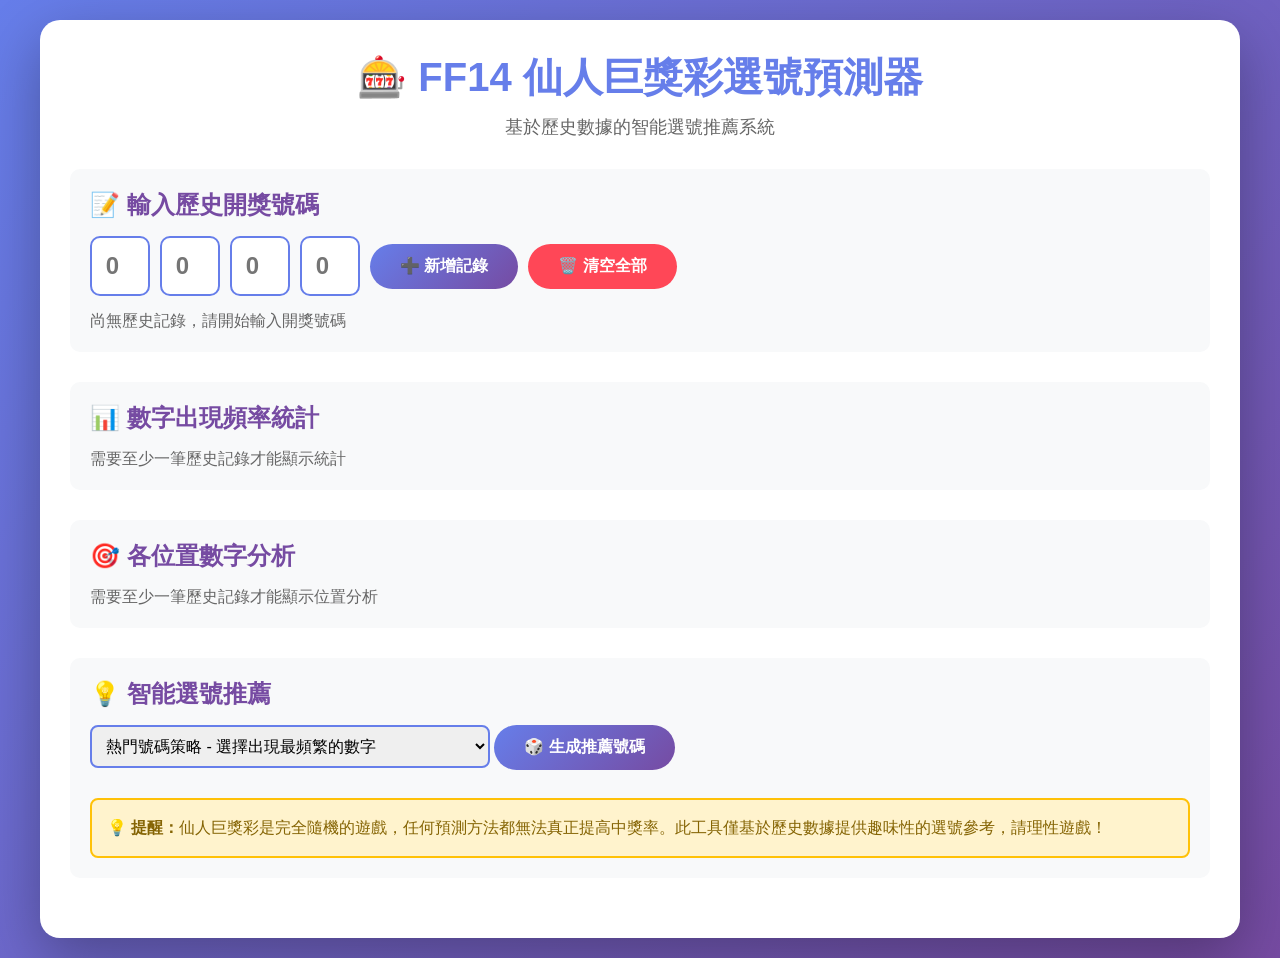
<file: FF14/cactpot_predictor.html>
<!DOCTYPE html>
<html lang="zh-TW">
<head>
    <meta charset="UTF-8">
    <meta name="viewport" content="width=device-width, initial-scale=1.0">
    <title>FF14 仙人巨獎彩選號預測器</title>
    <style>
        * {
            margin: 0;
            padding: 0;
            box-sizing: border-box;
        }

        body {
            font-family: 'Microsoft JhengHei', Arial, sans-serif;
            background: linear-gradient(135deg, #667eea 0%, #764ba2 100%);
            min-height: 100vh;
            padding: 20px;
        }

        .container {
            max-width: 1200px;
            margin: 0 auto;
            background: white;
            border-radius: 20px;
            padding: 30px;
            box-shadow: 0 20px 60px rgba(0,0,0,0.3);
        }

        h1 {
            text-align: center;
            color: #667eea;
            margin-bottom: 10px;
            font-size: 2.5em;
        }

        .subtitle {
            text-align: center;
            color: #666;
            margin-bottom: 30px;
            font-size: 1.1em;
        }

        .section {
            margin-bottom: 30px;
            padding: 20px;
            background: #f8f9fa;
            border-radius: 10px;
        }

        .section h2 {
            color: #764ba2;
            margin-bottom: 15px;
            font-size: 1.5em;
        }

        .input-group {
            display: flex;
            gap: 10px;
            margin-bottom: 15px;
            flex-wrap: wrap;
            align-items: center;
        }

        .number-input {
            width: 60px;
            height: 60px;
            font-size: 24px;
            text-align: center;
            border: 2px solid #667eea;
            border-radius: 10px;
            font-weight: bold;
        }

        .number-input:focus {
            outline: none;
            border-color: #764ba2;
            box-shadow: 0 0 10px rgba(102, 126, 234, 0.3);
        }

        button {
            background: linear-gradient(135deg, #667eea 0%, #764ba2 100%);
            color: white;
            border: none;
            padding: 12px 30px;
            border-radius: 25px;
            cursor: pointer;
            font-size: 16px;
            font-weight: bold;
            transition: transform 0.2s, box-shadow 0.2s;
        }

        button:hover {
            transform: translateY(-2px);
            box-shadow: 0 5px 15px rgba(102, 126, 234, 0.4);
        }

        button:active {
            transform: translateY(0);
        }

        .history-list {
            display: flex;
            flex-wrap: wrap;
            gap: 10px;
            margin-top: 15px;
        }

        .history-item {
            background: white;
            padding: 10px 15px;
            border-radius: 8px;
            border: 2px solid #667eea;
            display: flex;
            align-items: center;
            gap: 10px;
        }

        .history-number {
            font-size: 20px;
            font-weight: bold;
            color: #764ba2;
            letter-spacing: 3px;
        }

        .delete-btn {
            background: #ff4757;
            color: white;
            border: none;
            padding: 5px 10px;
            border-radius: 5px;
            cursor: pointer;
            font-size: 12px;
        }

        .stats-grid {
            display: grid;
            grid-template-columns: repeat(auto-fit, minmax(100px, 1fr));
            gap: 10px;
            margin-top: 15px;
        }

        .stat-box {
            background: white;
            padding: 15px;
            border-radius: 8px;
            text-align: center;
            border: 2px solid #e0e0e0;
        }

        .stat-number {
            font-size: 24px;
            font-weight: bold;
            color: #667eea;
        }

        .stat-count {
            font-size: 14px;
            color: #666;
            margin-top: 5px;
        }

        .stat-bar {
            height: 8px;
            background: #e0e0e0;
            border-radius: 4px;
            margin-top: 8px;
            overflow: hidden;
        }

        .stat-bar-fill {
            height: 100%;
            background: linear-gradient(90deg, #667eea 0%, #764ba2 100%);
            transition: width 0.3s;
        }

        .recommendation {
            background: white;
            padding: 20px;
            border-radius: 10px;
            margin-top: 15px;
            border: 3px solid #667eea;
        }

        .recommendation h3 {
            color: #764ba2;
            margin-bottom: 10px;
        }

        .recommended-numbers {
            display: flex;
            gap: 15px;
            justify-content: center;
            margin: 20px 0;
        }

        .rec-number {
            width: 70px;
            height: 70px;
            background: linear-gradient(135deg, #667eea 0%, #764ba2 100%);
            color: white;
            display: flex;
            align-items: center;
            justify-content: center;
            font-size: 32px;
            font-weight: bold;
            border-radius: 15px;
            box-shadow: 0 5px 15px rgba(102, 126, 234, 0.3);
        }

        .strategy-select {
            padding: 10px;
            border-radius: 8px;
            border: 2px solid #667eea;
            font-size: 16px;
            margin-bottom: 15px;
            width: 100%;
            max-width: 400px;
        }

        .info-box {
            background: #fff3cd;
            border: 2px solid #ffc107;
            border-radius: 8px;
            padding: 15px;
            margin-top: 15px;
        }

        .info-box p {
            color: #856404;
            line-height: 1.6;
        }

        .position-stats {
            display: grid;
            grid-template-columns: repeat(4, 1fr);
            gap: 15px;
            margin-top: 15px;
        }

        .position-box {
            background: white;
            padding: 15px;
            border-radius: 8px;
            border: 2px solid #667eea;
        }

        .position-title {
            font-weight: bold;
            color: #764ba2;
            margin-bottom: 10px;
            text-align: center;
        }

        .position-numbers {
            display: flex;
            flex-direction: column;
            gap: 5px;
        }

        .position-number-item {
            display: flex;
            justify-content: space-between;
            padding: 5px;
            background: #f8f9fa;
            border-radius: 4px;
        }
    </style>
</head>
<body>
    <div class="container">
        <h1>🎰 FF14 仙人巨獎彩選號預測器</h1>
        <p class="subtitle">基於歷史數據的智能選號推薦系統</p>

        <!-- 輸入歷史開獎 -->
        <div class="section">
            <h2>📝 輸入歷史開獎號碼</h2>
            <div class="input-group">
                <input type="number" class="number-input" id="digit1" min="0" max="9" placeholder="0">
                <input type="number" class="number-input" id="digit2" min="0" max="9" placeholder="0">
                <input type="number" class="number-input" id="digit3" min="0" max="9" placeholder="0">
                <input type="number" class="number-input" id="digit4" min="0" max="9" placeholder="0">
                <button onclick="addHistory()">➕ 新增記錄</button>
                <button onclick="clearHistory()" style="background: #ff4757;">🗑️ 清空全部</button>
            </div>
            <div class="history-list" id="historyList"></div>
        </div>

        <!-- 統計分析 -->
        <div class="section">
            <h2>📊 數字出現頻率統計</h2>
            <div class="stats-grid" id="statsGrid"></div>
        </div>

        <!-- 位置統計 -->
        <div class="section">
            <h2>🎯 各位置數字分析</h2>
            <div class="position-stats" id="positionStats"></div>
        </div>

        <!-- 選號推薦 -->
        <div class="section">
            <h2>💡 智能選號推薦</h2>
            <select class="strategy-select" id="strategySelect" onchange="generateRecommendation()">
                <option value="hot">熱門號碼策略 - 選擇出現最頻繁的數字</option>
                <option value="cold">冷門號碼策略 - 選擇較少出現的數字</option>
                <option value="balanced">平衡策略 - 混合熱門和冷門數字</option>
                <option value="position">位置優化策略 - 基於各位置的熱門數字</option>
                <option value="random">真隨機策略 - 使用密碼學等級隨機數</option>
            </select>
            <button onclick="generateRecommendation()">🎲 生成推薦號碼</button>
            <div id="recommendationArea"></div>
            <div class="info-box">
                <p><strong>💡 提醒：</strong>仙人巨獎彩是完全隨機的遊戲，任何預測方法都無法真正提高中獎率。此工具僅基於歷史數據提供趣味性的選號參考，請理性遊戲！</p>
            </div>
        </div>
    </div>

    <script>
        // 歷史記錄存儲
        let history = JSON.parse(localStorage.getItem('cactpotHistory') || '[]');

        // 頁面載入時更新顯示
        window.onload = function() {
            updateDisplay();
        };

        // 添加自動跳轉到下一個輸入框
        document.querySelectorAll('.number-input').forEach((input, index) => {
            input.addEventListener('input', function() {
                if (this.value.length >= 1) {
                    const nextInput = document.querySelectorAll('.number-input')[index + 1];
                    if (nextInput) {
                        nextInput.focus();
                    }
                }
            });
        });

        // 新增歷史記錄
        function addHistory() {
            const d1 = document.getElementById('digit1').value;
            const d2 = document.getElementById('digit2').value;
            const d3 = document.getElementById('digit3').value;
            const d4 = document.getElementById('digit4').value;

            if (d1 === '' || d2 === '' || d3 === '' || d4 === '') {
                alert('請輸入完整的4位數字！');
                return;
            }

            const number = d1 + d2 + d3 + d4;
            history.unshift(number);
            localStorage.setItem('cactpotHistory', JSON.stringify(history));

            // 清空輸入框
            document.getElementById('digit1').value = '';
            document.getElementById('digit2').value = '';
            document.getElementById('digit3').value = '';
            document.getElementById('digit4').value = '';
            document.getElementById('digit1').focus();

            updateDisplay();
        }

        // 刪除單筆記錄
        function deleteHistory(index) {
            history.splice(index, 1);
            localStorage.setItem('cactpotHistory', JSON.stringify(history));
            updateDisplay();
        }

        // 清空所有記錄
        function clearHistory() {
            if (confirm('確定要清空所有歷史記錄嗎？')) {
                history = [];
                localStorage.setItem('cactpotHistory', JSON.stringify(history));
                updateDisplay();
            }
        }

        // 更新顯示
        function updateDisplay() {
            updateHistoryList();
            updateStats();
            updatePositionStats();
        }

        // 更新歷史列表
        function updateHistoryList() {
            const listDiv = document.getElementById('historyList');
            if (history.length === 0) {
                listDiv.innerHTML = '<p style="color: #666;">尚無歷史記錄，請開始輸入開獎號碼</p>';
                return;
            }

            listDiv.innerHTML = history.map((num, index) => `
                <div class="history-item">
                    <span class="history-number">${num}</span>
                    <button class="delete-btn" onclick="deleteHistory(${index})">✕</button>
                </div>
            `).join('');
        }

        // 更新統計數據
        function updateStats() {
            const statsDiv = document.getElementById('statsGrid');
            
            if (history.length === 0) {
                statsDiv.innerHTML = '<p style="color: #666; grid-column: 1/-1;">需要至少一筆歷史記錄才能顯示統計</p>';
                return;
            }

            // 統計每個數字出現次數
            const counts = {};
            for (let i = 0; i <= 9; i++) {
                counts[i] = 0;
            }

            history.forEach(num => {
                for (let digit of num) {
                    counts[digit]++;
                }
            });

            const maxCount = Math.max(...Object.values(counts));

            statsDiv.innerHTML = Object.entries(counts)
                .map(([num, count]) => {
                    const percentage = maxCount > 0 ? (count / maxCount) * 100 : 0;
                    return `
                        <div class="stat-box">
                            <div class="stat-number">${num}</div>
                            <div class="stat-count">${count} 次</div>
                            <div class="stat-bar">
                                <div class="stat-bar-fill" style="width: ${percentage}%"></div>
                            </div>
                        </div>
                    `;
                })
                .join('');
        }

        // 更新位置統計
        function updatePositionStats() {
            const positionDiv = document.getElementById('positionStats');
            
            if (history.length === 0) {
                positionDiv.innerHTML = '<p style="color: #666; grid-column: 1/-1;">需要至少一筆歷史記錄才能顯示位置分析</p>';
                return;
            }

            const positions = [{}, {}, {}, {}];
            
            history.forEach(num => {
                for (let i = 0; i < 4; i++) {
                    const digit = num[i];
                    positions[i][digit] = (positions[i][digit] || 0) + 1;
                }
            });

            positionDiv.innerHTML = positions.map((pos, index) => {
                const sorted = Object.entries(pos)
                    .sort((a, b) => b[1] - a[1])
                    .slice(0, 5);
                
                return `
                    <div class="position-box">
                        <div class="position-title">第 ${index + 1} 位</div>
                        <div class="position-numbers">
                            ${sorted.map(([num, count]) => `
                                <div class="position-number-item">
                                    <span style="font-weight: bold; color: #667eea;">${num}</span>
                                    <span style="color: #666;">${count}次</span>
                                </div>
                            `).join('')}
                        </div>
                    </div>
                `;
            }).join('');
        }

        // 生成推薦號碼
        function generateRecommendation() {
            const strategy = document.getElementById('strategySelect').value;
            const recArea = document.getElementById('recommendationArea');

            if (history.length === 0 && strategy !== 'random') {
                alert('請先輸入一些歷史記錄！');
                return;
            }

            let recommended = [];
            let explanation = '';

            switch(strategy) {
                case 'hot':
                    recommended = getHotNumbers();
                    explanation = '基於歷史數據，選擇出現頻率最高的數字組合';
                    break;
                case 'cold':
                    recommended = getColdNumbers();
                    explanation = '選擇歷史中較少出現的數字，也許是時候該它們出現了！';
                    break;
                case 'balanced':
                    recommended = getBalancedNumbers();
                    explanation = '混合熱門和冷門數字，取得平衡';
                    break;
                case 'position':
                    recommended = getPositionBasedNumbers();
                    explanation = '根據每個位置最常出現的數字進行組合';
                    break;
                case 'random':
                    recommended = getRandomNumbers();
                    explanation = '使用密碼學等級的真隨機數生成器,更接近真正的隨機!';
                    break;
            }

            recArea.innerHTML = `
                <div class="recommendation">
                    <h3>推薦號碼</h3>
                    <div class="recommended-numbers">
                        ${recommended.map(n => `<div class="rec-number">${n}</div>`).join('')}
                    </div>
                    <p style="text-align: center; color: #666;">${explanation}</p>
                </div>
            `;
        }

        // 熱門號碼策略
        function getHotNumbers() {
            const counts = {};
            for (let i = 0; i <= 9; i++) counts[i] = 0;
            
            history.forEach(num => {
                for (let digit of num) counts[digit]++;
            });

            const sorted = Object.entries(counts)
                .sort((a, b) => b[1] - a[1])
                .map(([num]) => num);

            return [sorted[0], sorted[1], sorted[2], sorted[3]];
        }

        // 冷門號碼策略
        function getColdNumbers() {
            const counts = {};
            for (let i = 0; i <= 9; i++) counts[i] = 0;
            
            history.forEach(num => {
                for (let digit of num) counts[digit]++;
            });

            const sorted = Object.entries(counts)
                .sort((a, b) => a[1] - b[1])
                .map(([num]) => num);

            return [sorted[0], sorted[1], sorted[2], sorted[3]];
        }

        // 平衡策略
        function getBalancedNumbers() {
            const counts = {};
            for (let i = 0; i <= 9; i++) counts[i] = 0;
            
            history.forEach(num => {
                for (let digit of num) counts[digit]++;
            });

            const sorted = Object.entries(counts)
                .sort((a, b) => b[1] - a[1])
                .map(([num]) => num);

            return [sorted[0], sorted[4], sorted[5], sorted[9]];
        }

        // 位置優化策略
        function getPositionBasedNumbers() {
            const positions = [{}, {}, {}, {}];
            
            history.forEach(num => {
                for (let i = 0; i < 4; i++) {
                    const digit = num[i];
                    positions[i][digit] = (positions[i][digit] || 0) + 1;
                }
            });

            return positions.map(pos => {
                const sorted = Object.entries(pos)
                    .sort((a, b) => b[1] - a[1]);
                return sorted[0] ? sorted[0][0] : Math.floor(Math.random() * 10);
            });
        }

        // 隨機策略 - 使用 Crypto API 真隨機數
        function getRandomNumbers() {
            // 使用密碼學等級的隨機數生成器
            const randomArray = new Uint32Array(4);
            crypto.getRandomValues(randomArray);
            
            // 將隨機數轉換為 0-9 的範圍
            return Array.from(randomArray, num => num % 10);
        }
    </script>
</body>
</html>
</file>
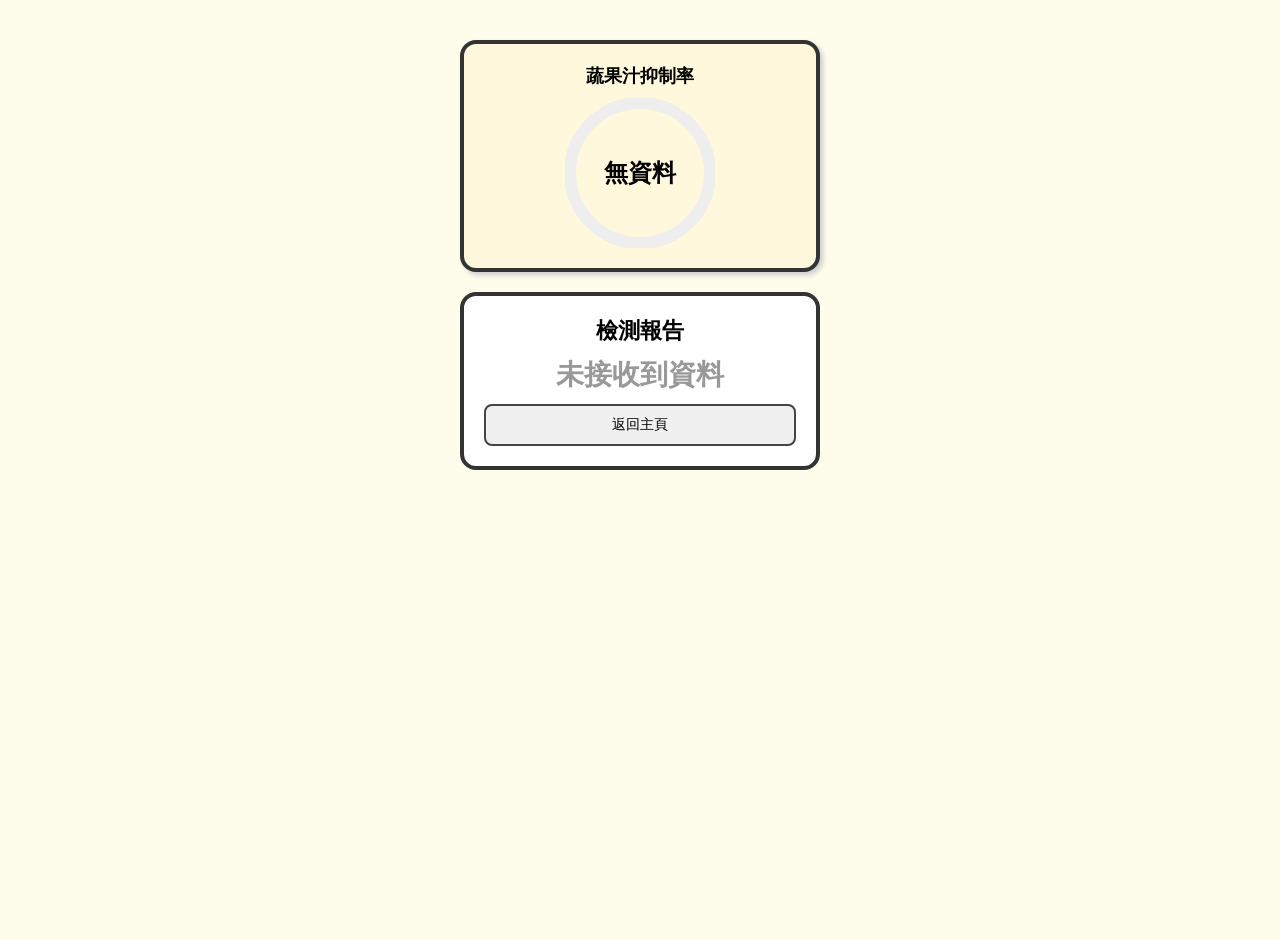
<file: PesticideTest/Results.html>
<!DOCTYPE html>
<html lang="zh-Hant">
<head>
  <meta charset="UTF-8">
  <meta name="viewport" content="width=device-width, initial-scale=1">
  <title>檢測結算畫面</title>
  <link rel="stylesheet" href="ResultsUI.css">
</head>
<body>
  <div class="container">

    <!-- 圓形動畫百分比 -->
    <div class="box">
      <div class="title">蔬果汁抑制率</div>
      <div class="circle-wrapper">
        <svg>
          <circle class="bg" cx="75" cy="75" r="70" />
          <circle class="fg" cx="75" cy="75" r="70" id="fgCircle" />
        </svg>
        <div class="percent-text" id="percentText">0%</div>
      </div>
    </div>

    <!-- 檢測報告區塊 -->
    <div class="result-box">
      <h2>檢測報告</h2>
      <div class="status" id="statusText">--</div>
      <div class="buttons">
        <button onclick="location.href='intro.html'">返回主頁</button>
      </div>
    </div>

  </div>

  <script src="ResultsSW.js"></script>
</body>
</html>
</file>
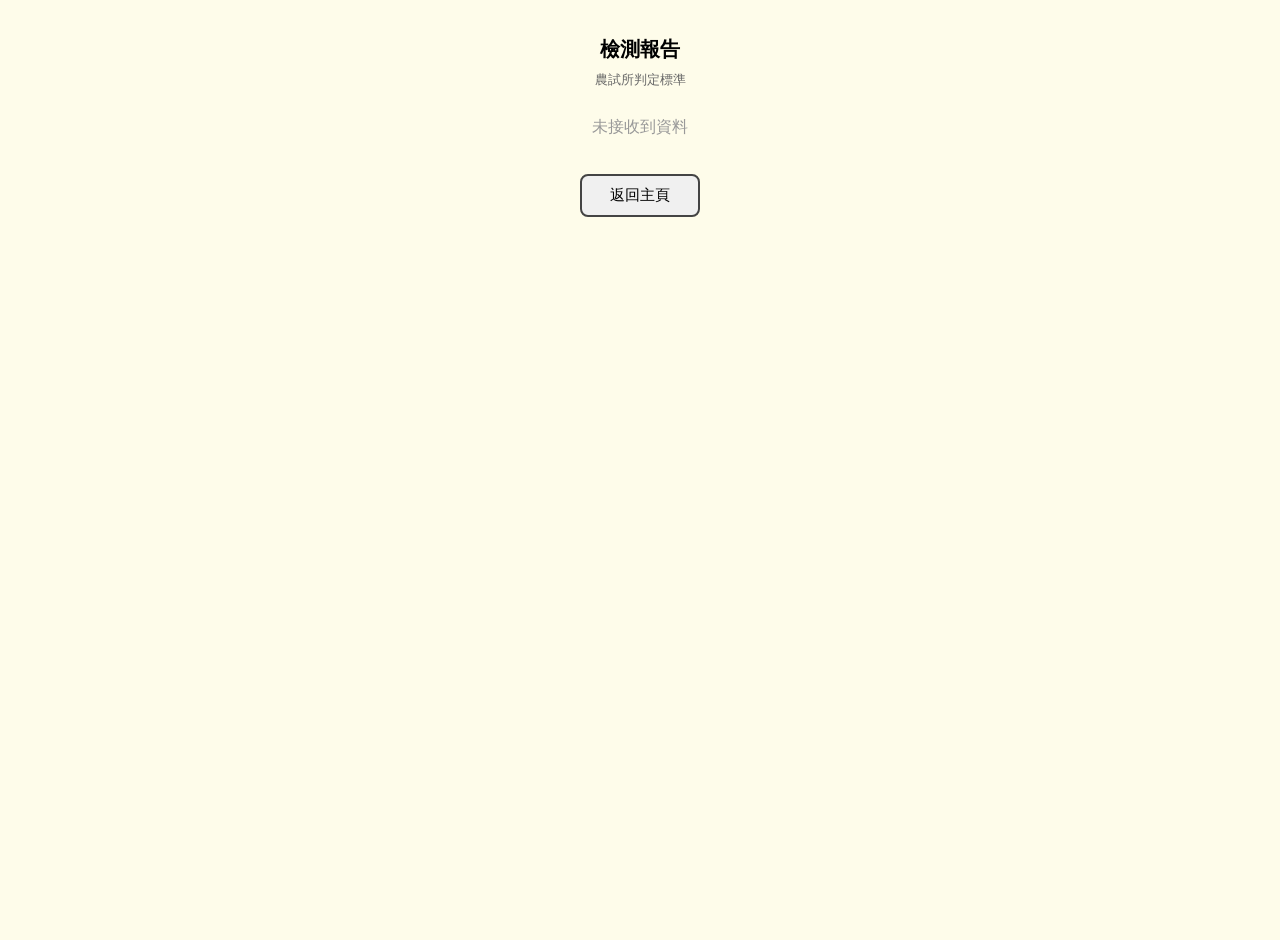
<file: PesticideTest5/Results.html>
<!DOCTYPE html>
<html lang="zh-Hant">
<head>
  <meta charset="UTF-8">
  <meta name="viewport" content="width=device-width, initial-scale=1">
  <title>檢測結算畫面</title>
  <link rel="stylesheet" href="ResultsUI.css">
  <style>
    .samples-grid {
      display: grid;
      grid-template-columns: 1fr 1fr;
      gap: 16px;
      width: 100%;
      max-width: 360px;
      margin: 0 auto;
    }
    .sample-card {
      background: #fff8dc;
      border: 3px solid #333;
      border-radius: 14px;
      padding: 12px;
      text-align: center;
      box-shadow: 2px 2px 4px #ccc;
    }
    .sample-card .title {
      font-size: 15px;
      font-weight: bold;
      margin-bottom: 6px;
    }
    .circle-wrapper {
      position: relative;
      width: 110px;
      height: 110px;
      margin: 0 auto;
    }
    svg {
      transform: rotate(-90deg);
      width: 100%;
      height: 100%;
    }
    .percent-text {
      position: absolute;
      top: 50%;
      left: 50%;
      transform: translate(-50%, -50%);
      font-size: 16px;
      font-weight: bold;
    }
    .status {
      font-size: 18px;
      font-weight: bold;
      margin-top: 6px;
    }
    .buttons {
      margin-top: 20px;
      text-align: center;
    }
    .buttons button {
      padding: 10px 28px;
      font-size: 15px;
      border: 2px solid #444;
      background: #f0f0f0;
      border-radius: 8px;
      cursor: pointer;
    }
    .buttons button:hover { background: #e0e0e0; }
  </style>
</head>
<body>
  <div style="text-align:center; padding: 16px 0 8px; font-size:20px; font-weight:bold;">檢測報告</div>
  <p style="text-align:center; margin:0 0 12px; font-size:13px; color:#666;">農試所判定標準</p>

  <div class="samples-grid" id="samplesGrid">
    <!-- 動態生成 -->
  </div>

  <div class="buttons">
    <button onclick="location.href='intro.html'">返回主頁</button>
  </div>

  <script src="ResultsSW.js"></script>
</body>
</html>
</file>
<file: PesticideTest/ResultsUI.css>
body {
  margin: 0;
  background: #fefcea;
  font-family: "Segoe UI", sans-serif;
  display: flex;
  flex-direction: column;
  align-items: center;
  padding: 20px;
  overflow: hidden;
  height: 100vh;
}

.container {
  width: 100%;
  max-width: 360px;
  display: flex;
  flex-direction: column;
  gap: 20px;
}

.box {
  background: #fff8dc;
  border: 4px solid #333;
  border-radius: 16px;
  padding: 20px;
  margin-top: 20px;
  text-align: center;
  box-shadow: 3px 3px 5px #ccc;
}

.title {
  font-size: 18px;
  font-weight: bold;
  margin-bottom: 10px;
}

.circle-wrapper {
  position: relative;
  width: 150px;
  height: 150px;
  margin: 0 auto;
}

svg {
  transform: rotate(-90deg);
  width: 100%;
  height: 100%;
}

circle.bg {
  fill: none;
  stroke: #eee;
  stroke-width: 12;
}

circle.fg {
  fill: none;
  stroke-width: 12;
  stroke-linecap: round;
  stroke-dasharray: 440;
  stroke-dashoffset: 440;
  transition: stroke-dashoffset 0.5s linear;
}

.percent-text {
  position: absolute;
  top: 50%;
  left: 50%;
  transform: translate(-50%, -50%);
  font-size: 24px;
  font-weight: bold;
}

.result-box {
  background: #fff;
  border: 4px solid #333;
  border-radius: 16px;
  padding: 20px;
  text-align: center;
}

.result-box h2 {
  margin: 0 0 10px;
  font-size: 22px;
}

.status {
  font-size: 28px;
  font-weight: bold;
  margin: 10px 0;
}

.buttons {
  display: flex;
  justify-content: space-between;
  gap: 10px;
  margin-top: 10px;
}

.buttons button {
  flex: 1;
  padding: 10px;
  font-size: 14px;
  border: 2px solid #444;
  background: #f0f0f0;
  border-radius: 8px;
  cursor: pointer;
}

.buttons button:hover {
  background: #e0e0e0;
}
</file>
<file: PesticideTest5/ResultsUI.css>
body {
  margin: 0;
  background: #fefcea;
  font-family: "Segoe UI", sans-serif;
  display: flex;
  flex-direction: column;
  align-items: center;
  padding: 20px;
  overflow: hidden;
  height: 100vh;
}

.container {
  width: 100%;
  max-width: 360px;
  display: flex;
  flex-direction: column;
  gap: 20px;
}

.box {
  background: #fff8dc;
  border: 4px solid #333;
  border-radius: 16px;
  padding: 20px;
  margin-top: 20px;
  text-align: center;
  box-shadow: 3px 3px 5px #ccc;
}

.title {
  font-size: 18px;
  font-weight: bold;
  margin-bottom: 10px;
}

.circle-wrapper {
  position: relative;
  width: 150px;
  height: 150px;
  margin: 0 auto;
}

svg {
  transform: rotate(-90deg);
  width: 100%;
  height: 100%;
}

circle.bg {
  fill: none;
  stroke: #eee;
  stroke-width: 12;
}

circle.fg {
  fill: none;
  stroke-width: 12;
  stroke-linecap: round;
  stroke-dasharray: 440;
  stroke-dashoffset: 440;
  transition: stroke-dashoffset 0.5s linear;
}

.percent-text {
  position: absolute;
  top: 50%;
  left: 50%;
  transform: translate(-50%, -50%);
  font-size: 24px;
  font-weight: bold;
}

.result-box {
  background: #fff;
  border: 4px solid #333;
  border-radius: 16px;
  padding: 20px;
  text-align: center;
}

.result-box h2 {
  margin: 0 0 10px;
  font-size: 22px;
}

.status {
  font-size: 28px;
  font-weight: bold;
  margin: 10px 0;
}

.buttons {
  display: flex;
  justify-content: space-between;
  gap: 10px;
  margin-top: 10px;
}

.buttons button {
  flex: 1;
  padding: 10px;
  font-size: 14px;
  border: 2px solid #444;
  background: #f0f0f0;
  border-radius: 8px;
  cursor: pointer;
}

.buttons button:hover {
  background: #e0e0e0;
}
</file>
